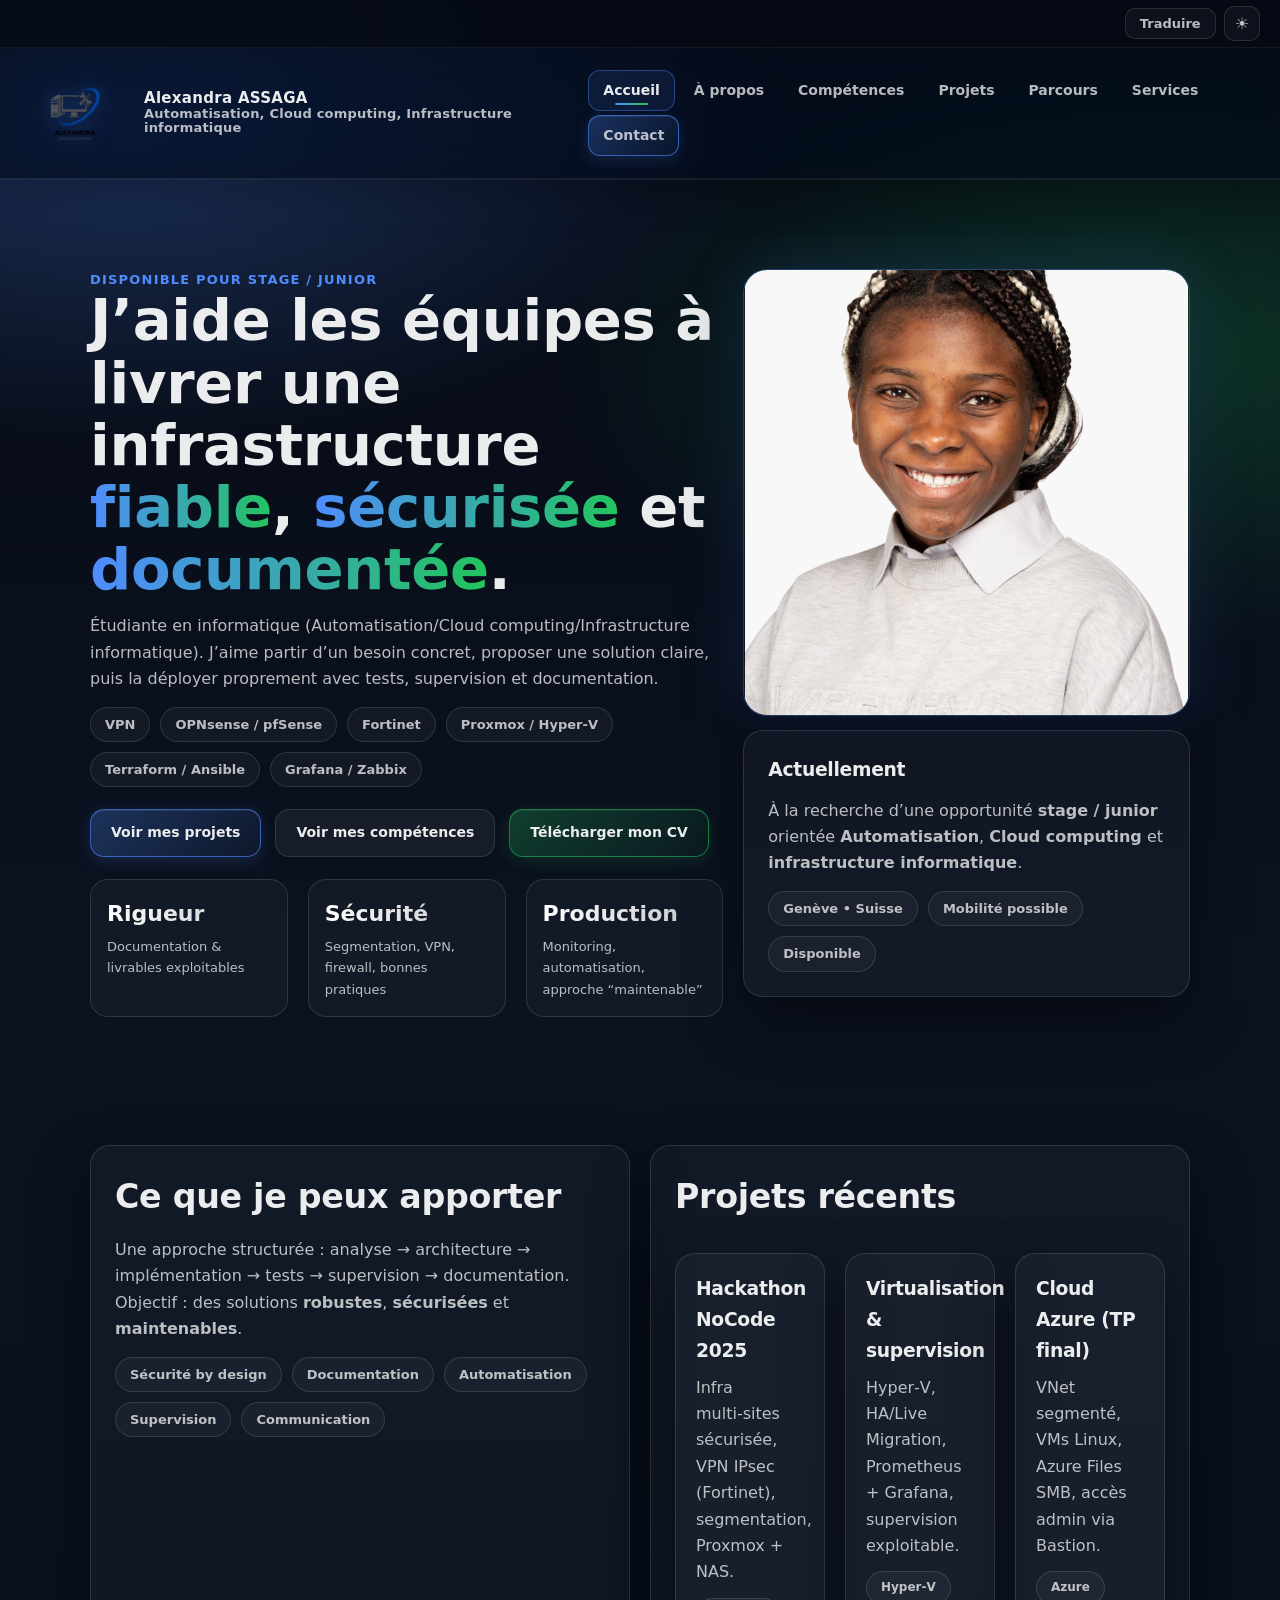
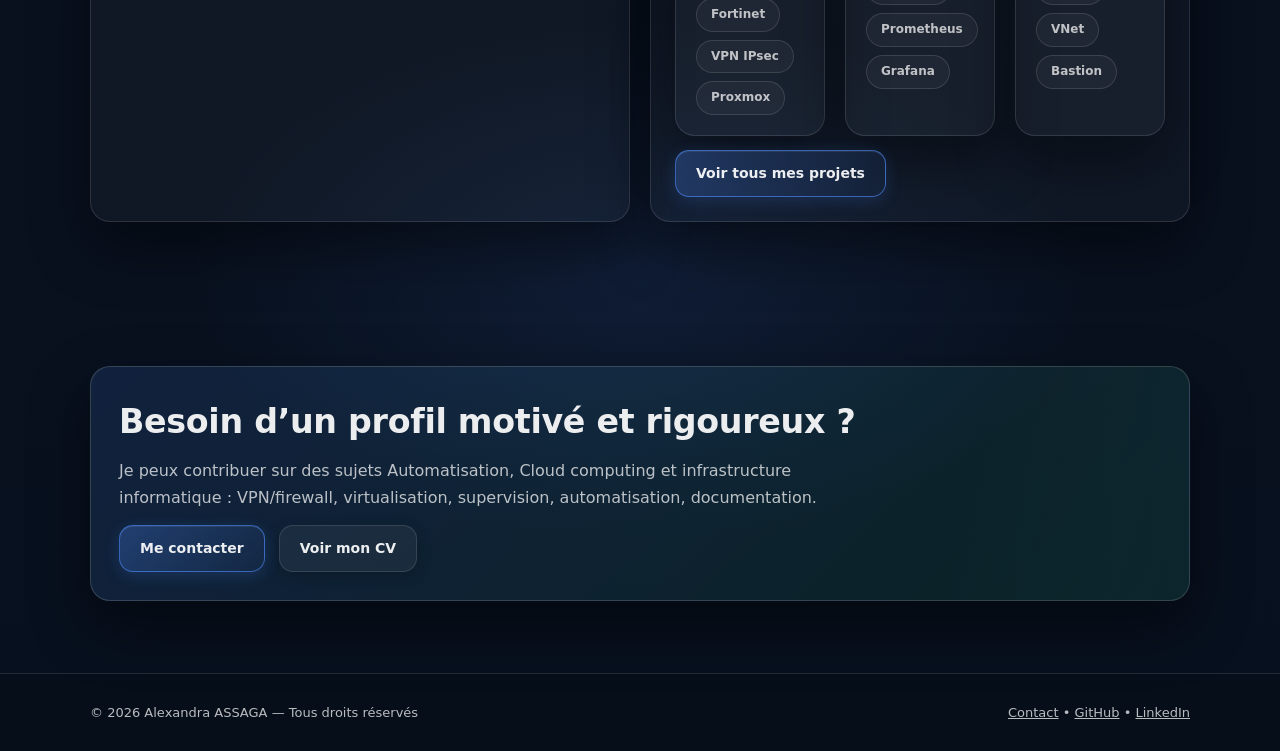
<file: index.html>
<!DOCTYPE html>
<html lang="fr">
<head>
  <meta charset="UTF-8" />
  <meta name="viewport" content="width=device-width, initial-scale=1.0" />
  <title>Portfolio — Alexandra ASSAGA</title>
  <meta name="description" content="Portfolio d'Alexandra ASSAGA — Réseau, Cybersécurité, Cloud. Projets, compétences, contact, CV." />
  <link rel="canonical" href="https://aassaga21.github.io/Mon_porfolio/" />
  <meta http-equiv="Content-Security-Policy" content="upgrade-insecure-requests" />
  <meta name="referrer" content="strict-origin-when-cross-origin" />
  <link rel="stylesheet" href="css/style.css" />
</head>
<body>

<!-- ── Top bar ── -->
<div class="top-bar">
  <div class="translate-wrap">
    <button class="ctrl-btn" id="translateBtn" aria-label="Changer la langue">Traduire</button>
    <div class="lang-panel" id="langPanel">
      <button class="lang-opt" data-lang="fr">Fran&ccedil;ais (original)</button>
      <button class="lang-opt" data-lang="en">English</button>
      <button class="lang-opt" data-lang="de">Deutsch</button>
      <button class="lang-opt" data-lang="es">Espa&ntilde;ol</button>
      <button class="lang-opt" data-lang="it">Italiano</button>
      <button class="lang-opt" data-lang="pt">Portugu&ecirc;s</button>
      <button class="lang-opt" data-lang="nl">Nederlands</button>
      <button class="lang-opt" data-lang="ar">&#1575;&#1604;&#1593;&#1585;&#1576;&#1610;&#1577;</button>
      <button class="lang-opt" data-lang="zh-CN">&#20013;&#25991;</button>
      <button class="lang-opt" data-lang="ja">&#26085;&#26412;&#35486;</button>
      <button class="lang-opt" data-lang="ru">&#1056;&#1091;&#1089;&#1089;&#1082;&#1080;&#1081;</button>
    </div>
  </div>
  <button class="ctrl-btn theme-btn" id="themeBtn" aria-label="Changer le th&egrave;me"><span id="themeIcon"></span></button>
</div>

<header class="site-header">
  <div class="container nav">
    <a class="brand" href="index.html" aria-label="Retour à l'accueil">
      <img src="assets/images/Logo_Alexandra_ASSAGA.png" alt="Logo Alexandra Assaga" class="site-logo" />
      <div class="brand-text">
        <div class="brand-name">Alexandra ASSAGA</div>
        <div class="small muted">Automatisation, Cloud computing, Infrastructure informatique</div>
      </div>
    </a>

    <nav class="nav-links" aria-label="Navigation principale">
      <a data-nav href="index.html">Accueil</a>
      <a data-nav href="about.html">À propos</a>
      <a data-nav href="skills.html">Compétences</a>
      <a data-nav href="projects.html">Projets</a>
      <a data-nav href="parcours.html">Parcours</a>
      <a data-nav href="services.html">Services</a>
      <a data-nav href="contact.html" class="btn primary">Contact</a>
    </nav>
  </div>
</header>

<main>

  <!-- HERO -->
  <section class="hero">
    <div class="container grid">
      <div class="hero-left">
        <div class="kicker">Disponible pour stage / junior</div>

        <h1 class="hero-title">
          J’aide les équipes à livrer une infrastructure <span class="hl">fiable</span>,
          <span class="hl">sécurisée</span> et <span class="hl">documentée</span>.
        </h1>

        <p class="hero-sub">
          Étudiante en informatique (Automatisation/Cloud computing/Infrastructure informatique). J’aime partir d’un besoin concret,
          proposer une solution claire, puis la déployer proprement avec tests, supervision et documentation.
        </p>

        <div class="badges hero-badges" aria-label="Technologies clés">
          <span class="badge">VPN</span>
          <span class="badge">OPNsense / pfSense</span>
          <span class="badge">Fortinet</span>
          <span class="badge">Proxmox / Hyper‑V</span>
          <span class="badge">Terraform / Ansible</span>
          <span class="badge">Grafana / Zabbix</span>
        </div>

        <div class="hero-cta">
          <a class="btn primary" href="projects.html">Voir mes projets</a>
          <a class="btn" href="skills.html">Voir mes compétences</a>
          <a class="btn success" href="assets/files/CV_Alexandra ASSAGA.pdf" target="_blank" rel="noopener">Télécharger mon CV</a>
        </div>

        <div class="stats" aria-label="Points forts">
          <div class="grid">
            <div class="stat" style="grid-column: span 4">
              <strong>Rigueur</strong>
              <span>Documentation & livrables exploitables</span>
            </div>
            <div class="stat" style="grid-column: span 4">
              <strong>Sécurité</strong>
              <span>Segmentation, VPN, firewall, bonnes pratiques</span>
            </div>
            <div class="stat" style="grid-column: span 4">
              <strong>Production</strong>
              <span>Monitoring, automatisation, approche “maintenable”</span>
            </div>
          </div>
        </div>
      </div>

      <div class="hero-right">
        <div class="card avatar">
          <img src="assets/images/Photo_Alexandra_ASSAGA.png" alt="Photo de Alexandra ASSAGA" loading="lazy" />
        </div>

        <div class="card pad" style="margin-top:14px">
          <h3>Actuellement</h3>
          <p>
            À la recherche d’une opportunité <strong>stage / junior</strong> orientée
            <strong>Automatisation</strong>, <strong>Cloud computing</strong> et <strong>infrastructure informatique</strong>.
          </p>
          <div class="badges">
            <span class="badge">Genève • Suisse</span>
            <span class="badge">Mobilité possible</span>
            <span class="badge">Disponible</span>
          </div>
        </div>
      </div>
    </div>
  </section>

  <!-- VALUE + RECENT PROJECTS -->
  <section class="section">
    <div class="container grid">
      <section class="card pad" style="grid-column: 1 / span 6">
        <h2>Ce que je peux apporter</h2>
        <p>
          Une approche structurée : analyse → architecture → implémentation → tests → supervision → documentation.
          Objectif : des solutions <strong>robustes</strong>, <strong>sécurisées</strong> et <strong>maintenables</strong>.
        </p>

        <div class="badges" style="margin-top:12px">
          <span class="badge">Sécurité by design</span>
          <span class="badge">Documentation</span>
          <span class="badge">Automatisation</span>
          <span class="badge">Supervision</span>
          <span class="badge">Communication</span>
        </div>
      </section>

      <section class="card pad" style="grid-column: 7 / span 6">
        <div class="section-title">
          <h2>Projets récents</h2>
        </div>

        <div class="cards-3">
          <article class="card project-mini" style="background: rgba(255,255,255,.03)">
            <h3>Hackathon NoCode 2025</h3>
            <p>Infra multi‑sites sécurisée, VPN IPsec (Fortinet), segmentation, Proxmox + NAS.</p>
            <div class="meta">
              <span class="badge">Fortinet</span><span class="badge">VPN IPsec</span><span class="badge">Proxmox</span>
            </div>
          </article>

          <article class="card project-mini" style="background: rgba(255,255,255,.03)">
            <h3>Virtualisation & supervision</h3>
            <p>Hyper‑V, HA/Live Migration, Prometheus + Grafana, supervision exploitable.</p>
            <div class="meta">
              <span class="badge">Hyper‑V</span><span class="badge">Prometheus</span><span class="badge">Grafana</span>
            </div>
          </article>

          <article class="card project-mini" style="background: rgba(255,255,255,.03)">
            <h3>Cloud Azure (TP final)</h3>
            <p>VNet segmenté, VMs Linux, Azure Files SMB, accès admin via Bastion.</p>
            <div class="meta">
              <span class="badge">Azure</span><span class="badge">VNet</span><span class="badge">Bastion</span>
            </div>
          </article>
        </div>

        <div class="hero-cta" style="margin-top:14px">
          <a class="btn primary" href="projects.html">Voir tous mes projets</a>
        </div>
      </section>
    </div>
  </section>

  <section class="section">
    <div class="container">
      <div class="card cta-band">
        <h2 style="margin-bottom:8px">Besoin d’un profil motivé et rigoureux ?</h2>
        <p style="margin-bottom:14px">
          Je peux contribuer sur des sujets Automatisation, Cloud computing et infrastructure informatique : VPN/firewall, virtualisation,
          supervision, automatisation, documentation.
        </p>
        <div class="hero-cta" style="margin-top:0">
          <a class="btn primary" href="contact.html">Me contacter</a>
          <a class="btn" href="assets/files/CV_Alexandra ASSAGA.pdf" target="_blank" rel="noopener">Voir mon CV</a>
        </div>
      </div>
    </div>
  </section>

</main>

<footer>
  <div class="container footer-row">
    <div class="small muted">&copy; <span id="year"></span> Alexandra ASSAGA &mdash; Tous droits r&eacute;serv&eacute;s</div>


    <div class="small">
      <a href="contact.html" style="text-decoration:underline">Contact</a> &bull;
      <a href="https://github.com/aassaga21" target="_blank" rel="noopener" style="text-decoration:underline">GitHub</a> &bull;
      <a href="https://www.linkedin.com/in/alexandra-assaga/" target="_blank" rel="noopener" style="text-decoration:underline">LinkedIn</a>
    </div>
  </div>
</footer>

<script src="js/main.js"></script>
<script>
  document.getElementById("year").textContent = new Date().getFullYear();
</script>

<div id="google_translate_element" aria-hidden="true" style="display:none;position:absolute;"></div>
<script>function googleTranslateElementInit(){new google.translate.TranslateElement({pageLanguage:'fr',includedLanguages:'en,de,es,it,pt,nl,ar,zh-CN,ja,ru',autoDisplay:false},'google_translate_element');}</script>
<script src="https://translate.google.com/translate_a/element.js?cb=googleTranslateElementInit" async defer></script>
</body>
</html>
</file>
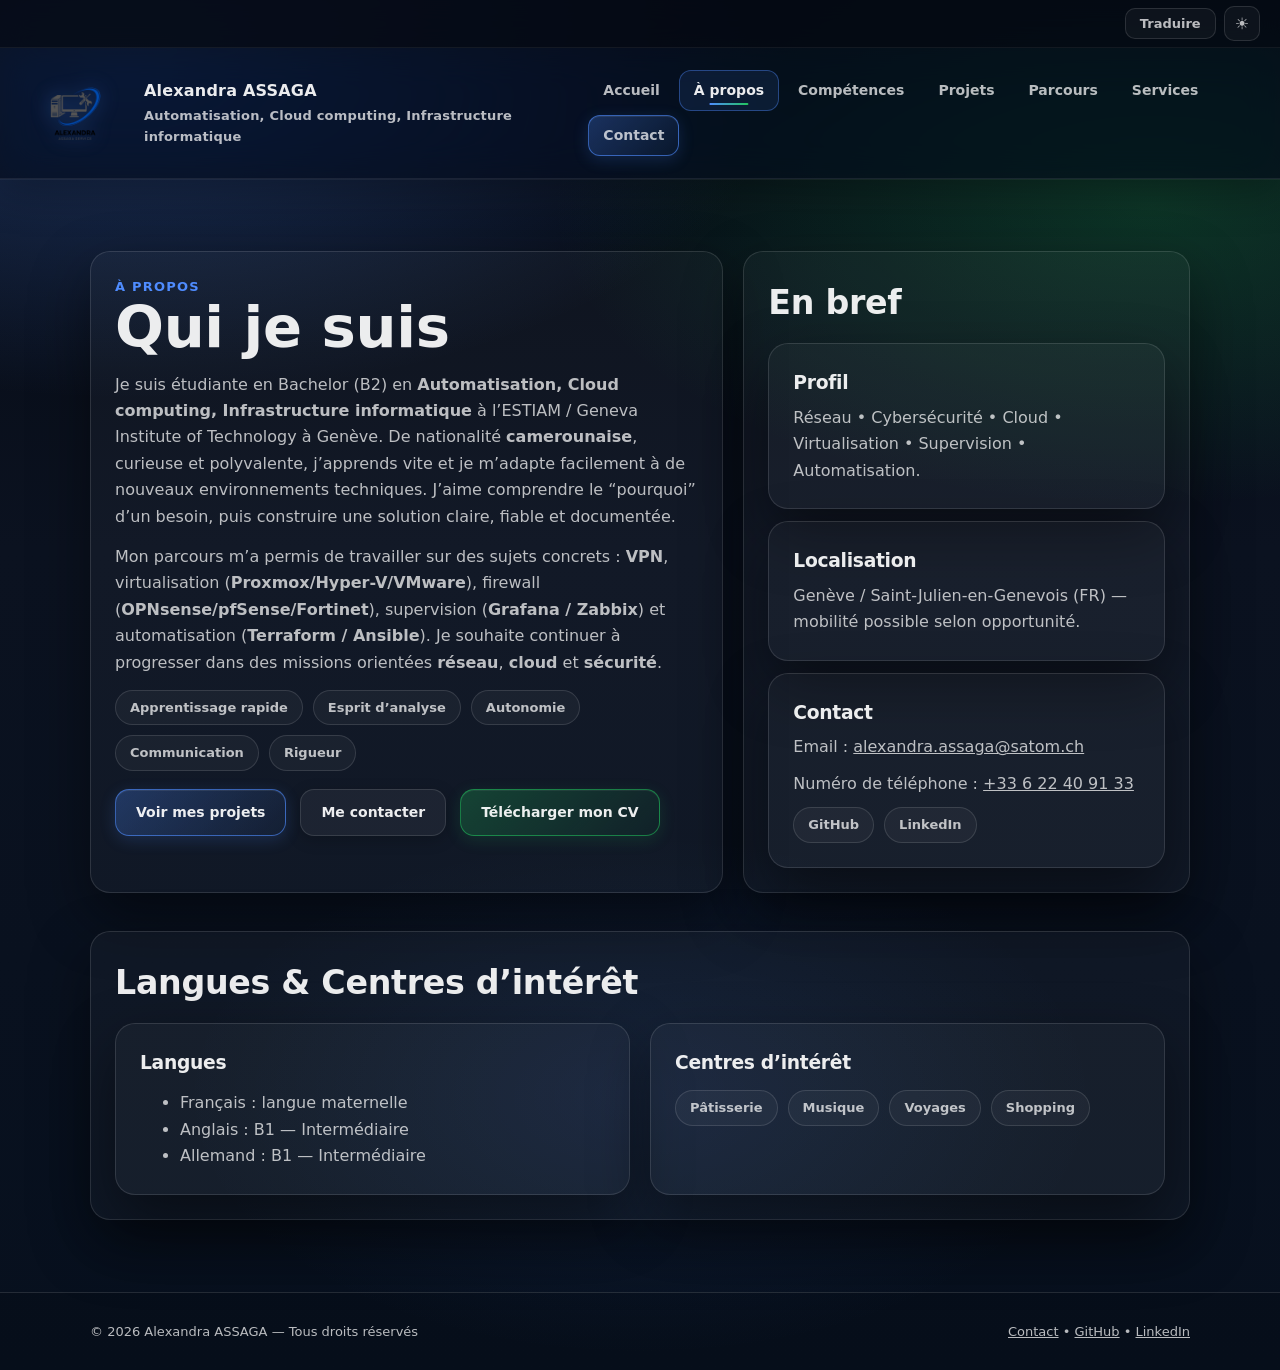
<file: about.html>
<!DOCTYPE html>
<html lang="fr">
<head>
  <meta charset="UTF-8" />
  <meta name="viewport" content="width=device-width, initial-scale=1.0" />
  <title>Portfolio — À propos</title>
  <link rel="canonical" href="https://aassaga21.github.io/Mon_porfolio/about.html" />
  <meta http-equiv="Content-Security-Policy" content="upgrade-insecure-requests" />
  <meta name="referrer" content="strict-origin-when-cross-origin" />
  <link rel="stylesheet" href="css/style.css" />
</head>
<body>

<!-- ── Top bar ── -->
<div class="top-bar">
  <div class="translate-wrap">
    <button class="ctrl-btn" id="translateBtn" aria-label="Changer la langue">Traduire</button>
    <div class="lang-panel" id="langPanel">
      <button class="lang-opt" data-lang="fr">Fran&ccedil;ais (original)</button>
      <button class="lang-opt" data-lang="en">English</button>
      <button class="lang-opt" data-lang="de">Deutsch</button>
      <button class="lang-opt" data-lang="es">Espa&ntilde;ol</button>
      <button class="lang-opt" data-lang="it">Italiano</button>
      <button class="lang-opt" data-lang="pt">Portugu&ecirc;s</button>
      <button class="lang-opt" data-lang="nl">Nederlands</button>
      <button class="lang-opt" data-lang="ar">&#1575;&#1604;&#1593;&#1585;&#1576;&#1610;&#1577;</button>
      <button class="lang-opt" data-lang="zh-CN">&#20013;&#25991;</button>
      <button class="lang-opt" data-lang="ja">&#26085;&#26412;&#35486;</button>
      <button class="lang-opt" data-lang="ru">&#1056;&#1091;&#1089;&#1089;&#1082;&#1080;&#1081;</button>
    </div>
  </div>
  <button class="ctrl-btn theme-btn" id="themeBtn" aria-label="Changer le th&egrave;me"><span id="themeIcon"></span></button>
</div>

<header>
  <div class="container nav">
    <a class="brand" href="index.html">
      <img
        src="assets/images/Logo_Alexandra_ASSAGA.png"
        alt="Logo Alexandra Assaga"
        class="site-logo"
      />
      <div>
        <div style="font-weight:800">Alexandra ASSAGA</div>
        <div class="small muted">Automatisation, Cloud computing, Infrastructure informatique</div>
      </div>
    </a>

    <nav class="nav-links">
      <a data-nav href="index.html">Accueil</a>
      <a data-nav href="about.html">À propos</a>
      <a data-nav href="skills.html">Compétences</a>
      <a data-nav href="projects.html">Projets</a>
      <a data-nav href="parcours.html">Parcours</a>
      <a data-nav href="services.html">Services</a>
      <a data-nav href="contact.html" class="btn primary">Contact</a>
    </nav>
  </div>
</header>

<main class="section">
  <div class="container grid">

    <!-- Colonne gauche : bio + objectifs -->
    <section class="card pad" style="grid-column: 1 / span 7">
      <div class="kicker">À propos</div>
      <h1>Qui je suis</h1>

      <p>
        Je suis étudiante en Bachelor (B2) en <strong>Automatisation, Cloud computing, Infrastructure informatique</strong>
        à l’ESTIAM / Geneva Institute of Technology à Genève.
        De nationalité <strong>camerounaise</strong>, curieuse et polyvalente, j’apprends vite
        et je m’adapte facilement à de nouveaux environnements techniques.
        J’aime comprendre le “pourquoi” d’un besoin, puis construire une solution claire,
        fiable et documentée.
      </p>
      <p>
        Mon parcours m’a permis de travailler sur des sujets concrets : <strong>VPN</strong>, virtualisation (<strong>Proxmox/Hyper-V/VMware</strong>),
        firewall (<strong>OPNsense/pfSense/Fortinet</strong>), supervision (<strong>Grafana / Zabbix</strong>) et automatisation (<strong>Terraform / Ansible</strong>).
        Je souhaite continuer à progresser dans des missions orientées <strong>réseau</strong>, <strong>cloud</strong> et <strong>sécurité</strong>.
      </p>

      <div class="badges" style="margin-top:14px">
        <span class="badge">Apprentissage rapide</span>
        <span class="badge">Esprit d’analyse</span>
        <span class="badge">Autonomie</span>
        <span class="badge">Communication</span>
        <span class="badge">Rigueur</span>
      </div>

      <div class="hero-cta" style="margin-top:18px">
        <a class="btn primary" href="projects.html">Voir mes projets</a>
        <a class="btn" href="contact.html">Me contacter</a>
        <a class="btn success" href="assets/files/CV_Alexandra ASSAGA.pdf" target="_blank" rel="noopener">Télécharger mon CV</a>
      </div>
    </section>

    <!-- Colonne droite : résumé + contact -->
    <aside class="card pad" style="grid-column: 8 / span 5">
      <h2>En bref</h2>

      <div class="card pad" style="background: rgba(255,255,255,.03); margin-top:12px">
        <h3 style="margin-bottom:6px">Profil</h3>
        <p style="margin-bottom:0">
          Réseau • Cybersécurité • Cloud • Virtualisation • Supervision • Automatisation.
        </p>
      </div>

      <div class="card pad" style="background: rgba(255,255,255,.03); margin-top:12px">
        <h3 style="margin-bottom:6px">Localisation</h3>
        <p style="margin-bottom:0">Genève / Saint-Julien-en-Genevois (FR) — mobilité possible selon opportunité.</p>
      </div>

      <div class="card pad" style="background: rgba(255,255,255,.03); margin-top:12px">
        <h3 style="margin-bottom:6px">Contact</h3>
        <p style="margin-bottom:10px">
          Email :
          <a href="mailto:alexandra.assaga@satom.ch" style="text-decoration:underline">alexandra.assaga@satom.ch</a>
        </p>
        <p style="margin-bottom:10px">
          Numéro de téléphone :
          <a href="tel:+33622409133" style="text-decoration:underline">+33 6 22 40 91 33</a>
        </p>
        <div class="badges">
          <a class="badge" href="https://github.com/aassaga" target="_blank" rel="noopener">GitHub</a>
          <a class="badge" href="https://www.linkedin.com/in/alexandra-assaga/" target="_blank" rel="noopener">LinkedIn</a>
        </div>
      </div>
    </aside>

    <!-- (On a retiré ici Expérience & Projets académiques — déplacé dans projects.html en carrousel) -->

    <!-- Centres d’intérêt + Langues (tu peux garder cette section si tu veux) -->
    <section class="card pad" style="grid-column: 1 / -1; margin-top:18px">
      <h2>Langues & Centres d’intérêt</h2>

      <div class="grid" style="margin-top:12px">
        <div class="card pad" style="grid-column: span 6; background: rgba(255,255,255,.03)">
          <h3>Langues</h3>
          <ul style="margin:10px 0 0; color: var(--muted)">
            <li>Français : langue maternelle</li>
            <li>Anglais : B1 — Intermédiaire</li>
            <li>Allemand : B1 — Intermédiaire</li>
          </ul>
        </div>

        <div class="card pad" style="grid-column: span 6; background: rgba(255,255,255,.03)">
          <h3>Centres d’intérêt</h3>
          <div class="badges" style="margin-top:10px">
            <span class="badge">Pâtisserie</span>
            <span class="badge">Musique</span>
            <span class="badge">Voyages</span>
            <span class="badge">Shopping</span>
          </div>
        </div>
      </div>
    </section>

  </div>
</main>

<footer>
  <div class="container footer-row">
    <div class="small muted">&copy; <span id="year"></span> Alexandra ASSAGA &mdash; Tous droits r&eacute;serv&eacute;s</div>


    <div class="small">
      <a href="contact.html" style="text-decoration:underline">Contact</a> &bull;
      <a href="https://github.com/aassaga21" target="_blank" rel="noopener" style="text-decoration:underline">GitHub</a> &bull;
      <a href="https://www.linkedin.com/in/alexandra-assaga/" target="_blank" rel="noopener" style="text-decoration:underline">LinkedIn</a>
    </div>
  </div>
</footer>

<script src="js/main.js"></script>
<script>
  document.getElementById("year").textContent = new Date().getFullYear();
</script>

<div id="google_translate_element" aria-hidden="true" style="display:none;position:absolute;"></div>
<script>function googleTranslateElementInit(){new google.translate.TranslateElement({pageLanguage:'fr',includedLanguages:'en,de,es,it,pt,nl,ar,zh-CN,ja,ru',autoDisplay:false},'google_translate_element');}</script>
<script src="https://translate.google.com/translate_a/element.js?cb=googleTranslateElementInit" async defer></script>
</body>
</html>
</file>
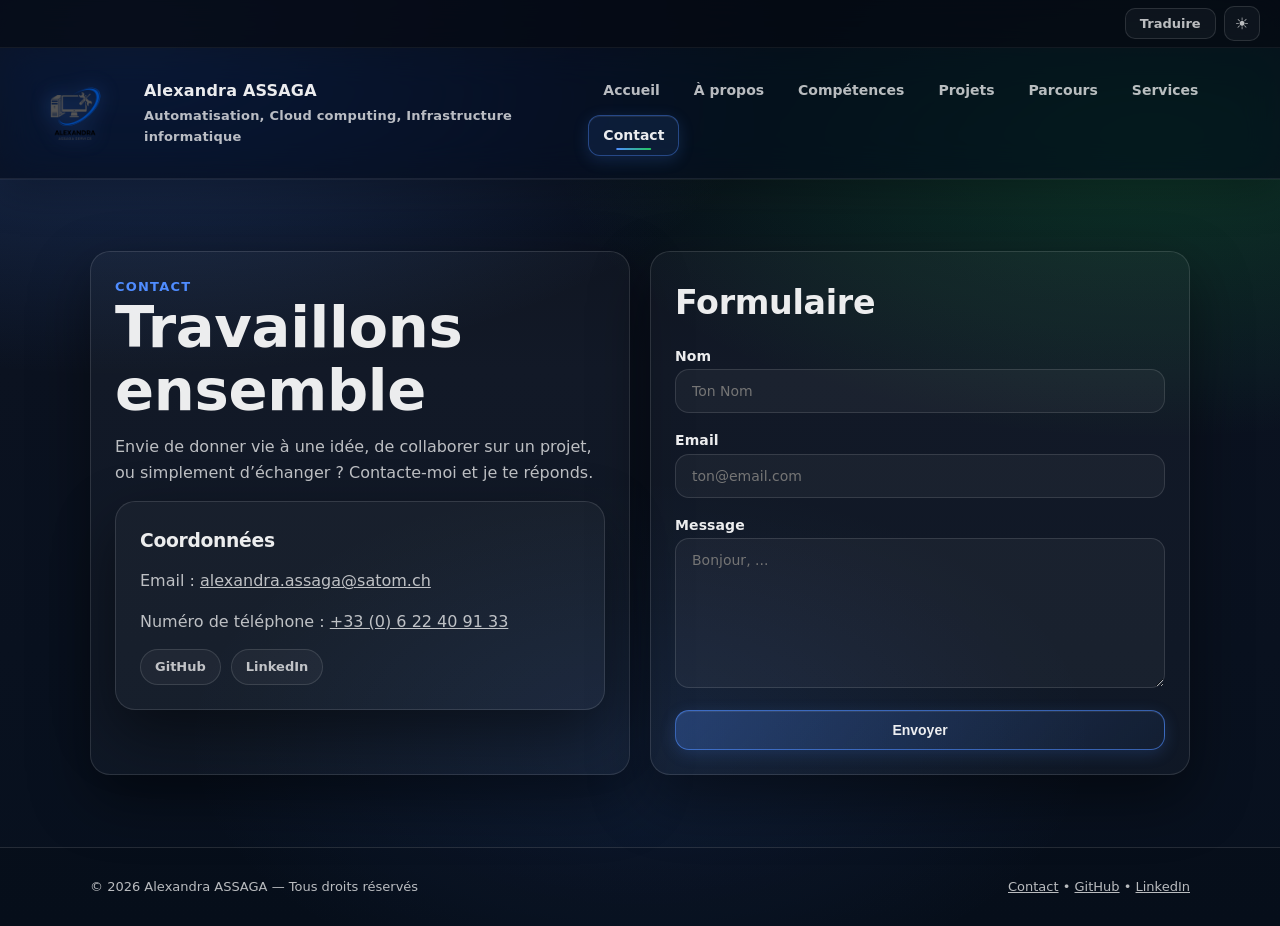
<file: contact.html>
<!DOCTYPE html>
<html lang="fr">
<head>
  <meta charset="UTF-8" />
  <meta name="viewport" content="width=device-width, initial-scale=1.0" />
  <title>Portfolio — Contact</title>
  <link rel="canonical" href="https://aassaga21.github.io/Mon_porfolio/contact.html" />
  <meta http-equiv="Content-Security-Policy" content="upgrade-insecure-requests" />
  <meta name="referrer" content="strict-origin-when-cross-origin" />
  <link rel="stylesheet" href="css/style.css" />
</head>
<body>

<!-- ── Top bar ── -->
<div class="top-bar">
  <div class="translate-wrap">
    <button class="ctrl-btn" id="translateBtn" aria-label="Changer la langue">Traduire</button>
    <div class="lang-panel" id="langPanel">
      <button class="lang-opt" data-lang="fr">Fran&ccedil;ais (original)</button>
      <button class="lang-opt" data-lang="en">English</button>
      <button class="lang-opt" data-lang="de">Deutsch</button>
      <button class="lang-opt" data-lang="es">Espa&ntilde;ol</button>
      <button class="lang-opt" data-lang="it">Italiano</button>
      <button class="lang-opt" data-lang="pt">Portugu&ecirc;s</button>
      <button class="lang-opt" data-lang="nl">Nederlands</button>
      <button class="lang-opt" data-lang="ar">&#1575;&#1604;&#1593;&#1585;&#1576;&#1610;&#1577;</button>
      <button class="lang-opt" data-lang="zh-CN">&#20013;&#25991;</button>
      <button class="lang-opt" data-lang="ja">&#26085;&#26412;&#35486;</button>
      <button class="lang-opt" data-lang="ru">&#1056;&#1091;&#1089;&#1089;&#1082;&#1080;&#1081;</button>
    </div>
  </div>
  <button class="ctrl-btn theme-btn" id="themeBtn" aria-label="Changer le th&egrave;me"><span id="themeIcon"></span></button>
</div>

<header>
  <div class="container nav">
    <a class="brand" href="index.html">
      <img
        src="assets/images/Logo_Alexandra_ASSAGA.png"
        alt="Logo Alexandra Assaga"
        class="site-logo"
      />
      <div>
        <div style="font-weight:800">Alexandra ASSAGA</div>
        <div class="small muted">Automatisation, Cloud computing, Infrastructure informatique</div>
      </div>
    </a>

    <nav class="nav-links">
      <a data-nav href="index.html">Accueil</a>
      <a data-nav href="about.html">À propos</a>
      <a data-nav href="skills.html">Compétences</a>
      <a data-nav href="projects.html">Projets</a>
      <a data-nav href="parcours.html">Parcours</a>
      <a data-nav href="services.html">Services</a>
      <a data-nav href="contact.html" class="btn primary">Contact</a>
    </nav>
  </div>
</header>

<main class="section">
  <div class="container grid">
    <div class="card pad" style="grid-column: 1 / span 6">
      <div class="kicker">Contact</div>
      <h1>Travaillons ensemble</h1>
      <p>
        Envie de donner vie à une idée, de collaborer sur un projet, ou simplement d’échanger ?
        Contacte-moi et je te réponds.
      </p>

      <div class="card pad" style="background: rgba(255,255,255,.03)">
        <h3>Coordonnées</h3>
        <p>
          Email :
          <a href="mailto:alexandra.assaga@satom.ch" style="text-decoration:underline">alexandra.assaga@satom.ch</a>
        </p>
        <p>
          Numéro de téléphone :
          <a href="tel:+33 (0) 6 22 40 91 33" style="text-decoration:underline">+33 (0) 6 22 40 91 33</a>
        </p>
        <div class="badges">
          <a class="badge" href="https://github.com/aassaga21" target="_blank" rel="noopener">GitHub</a>
          <a class="badge" href="www.linkedin.com/in/alexandra-assaga" target="_blank" rel="noopener">LinkedIn</a>
        </div>
      </div>
    </div>

    <div class="card pad" style="grid-column: 7 / span 6">
      <h2>Formulaire</h2>
      

      <form onsubmit="sendMail(event)">
        <div>
          <label for="name">Nom</label>
          <input id="name" name="name" type="text" placeholder="Ton Nom" required />
        </div>
        <div>
          <label for="email">Email</label>
          <input id="email" name="email" type="email" placeholder="ton@email.com" required />
        </div>
        <div>
          <label for="message">Message</label>
          <textarea id="message" name="message" placeholder="Bonjour, ..." required></textarea>
        </div>

        <button class="btn primary" type="submit">Envoyer</button>
      </form>

    </div>
  </div>
</main>

<footer>
  <div class="container footer-row">
    <div class="small muted">&copy; <span id="year"></span> Alexandra ASSAGA &mdash; Tous droits r&eacute;serv&eacute;s</div>


    <div class="small">
      <a href="contact.html" style="text-decoration:underline">Contact</a> &bull;
      <a href="https://github.com/aassaga21" target="_blank" rel="noopener" style="text-decoration:underline">GitHub</a> &bull;
      <a href="https://www.linkedin.com/in/alexandra-assaga/" target="_blank" rel="noopener" style="text-decoration:underline">LinkedIn</a>
    </div>
  </div>
</footer>

<script src="js/main.js"></script>
<script>
  document.getElementById("year").textContent = new Date().getFullYear();
</script>
<div id="google_translate_element" aria-hidden="true" style="display:none;position:absolute;"></div>
<script>function googleTranslateElementInit(){new google.translate.TranslateElement({pageLanguage:'fr',includedLanguages:'en,de,es,it,pt,nl,ar,zh-CN,ja,ru',autoDisplay:false},'google_translate_element');}</script>
<script src="https://translate.google.com/translate_a/element.js?cb=googleTranslateElementInit" async defer></script>
</body>
</html>
</file>
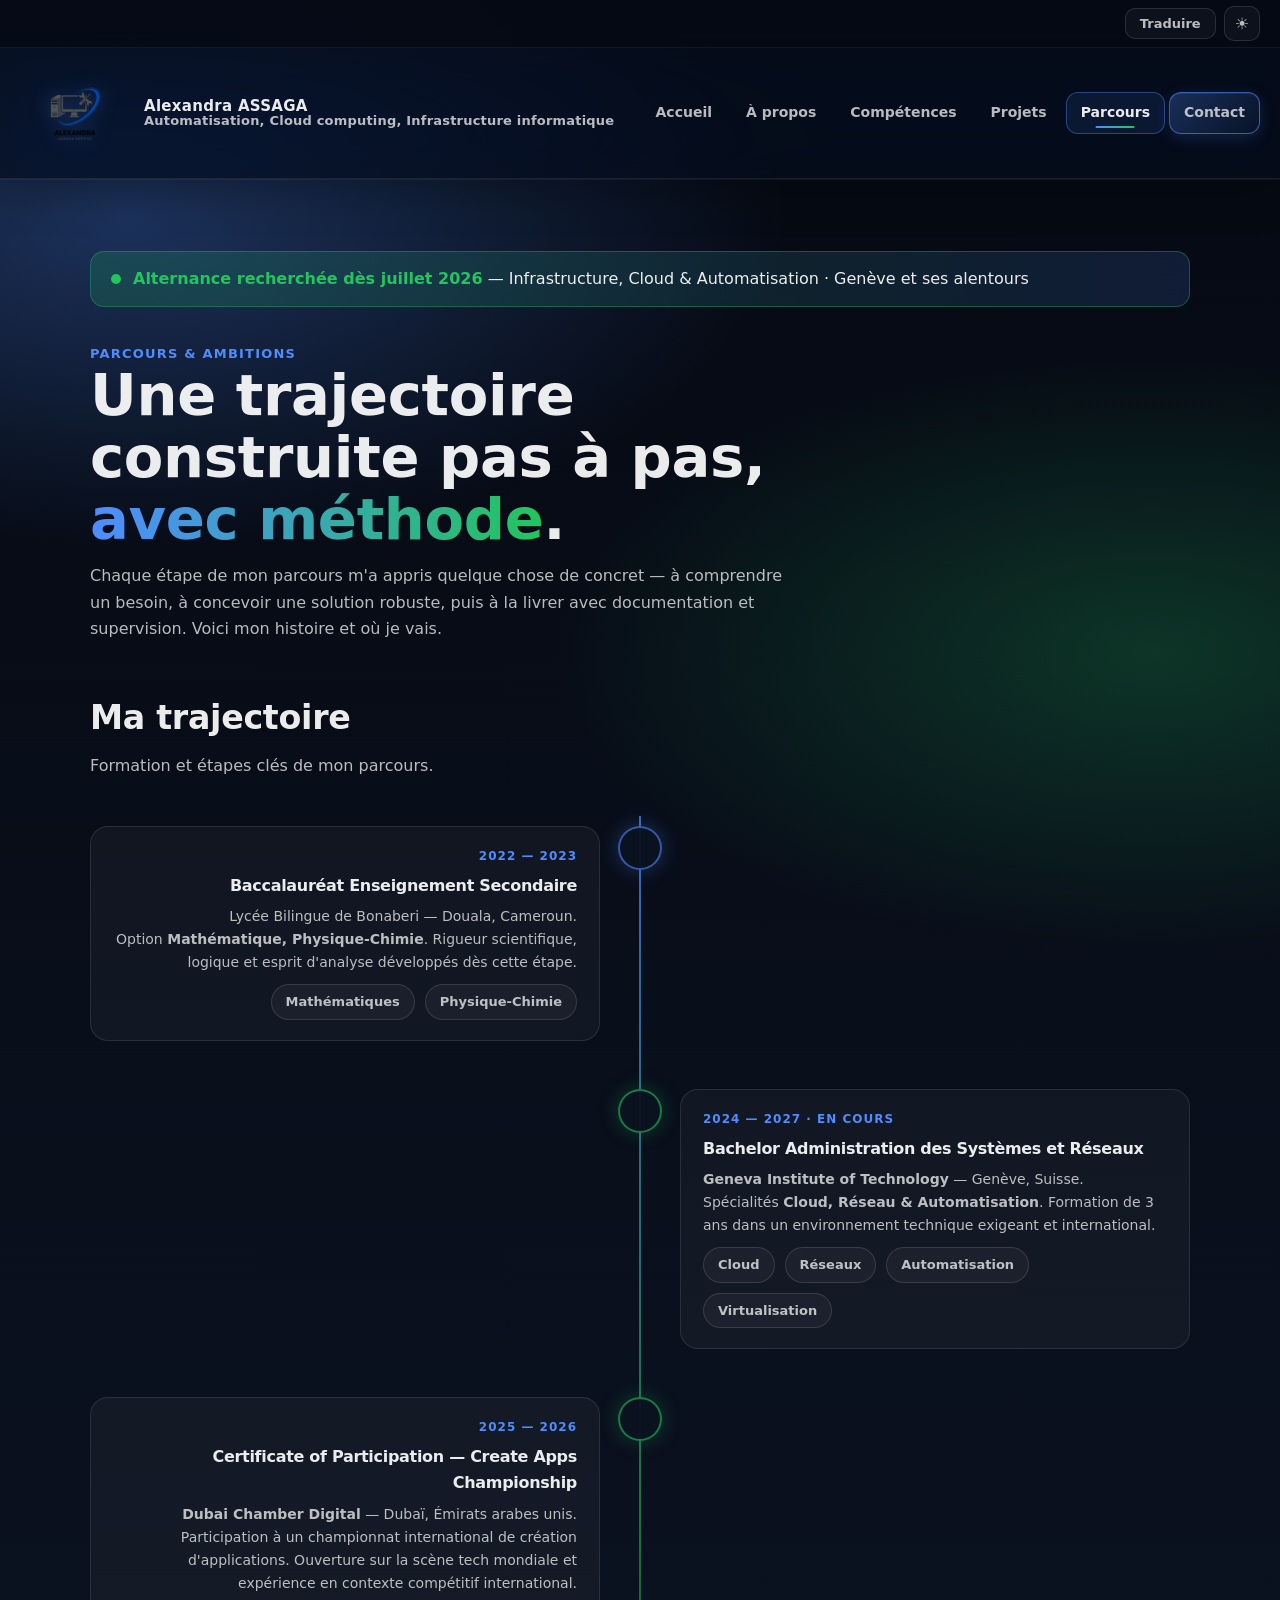
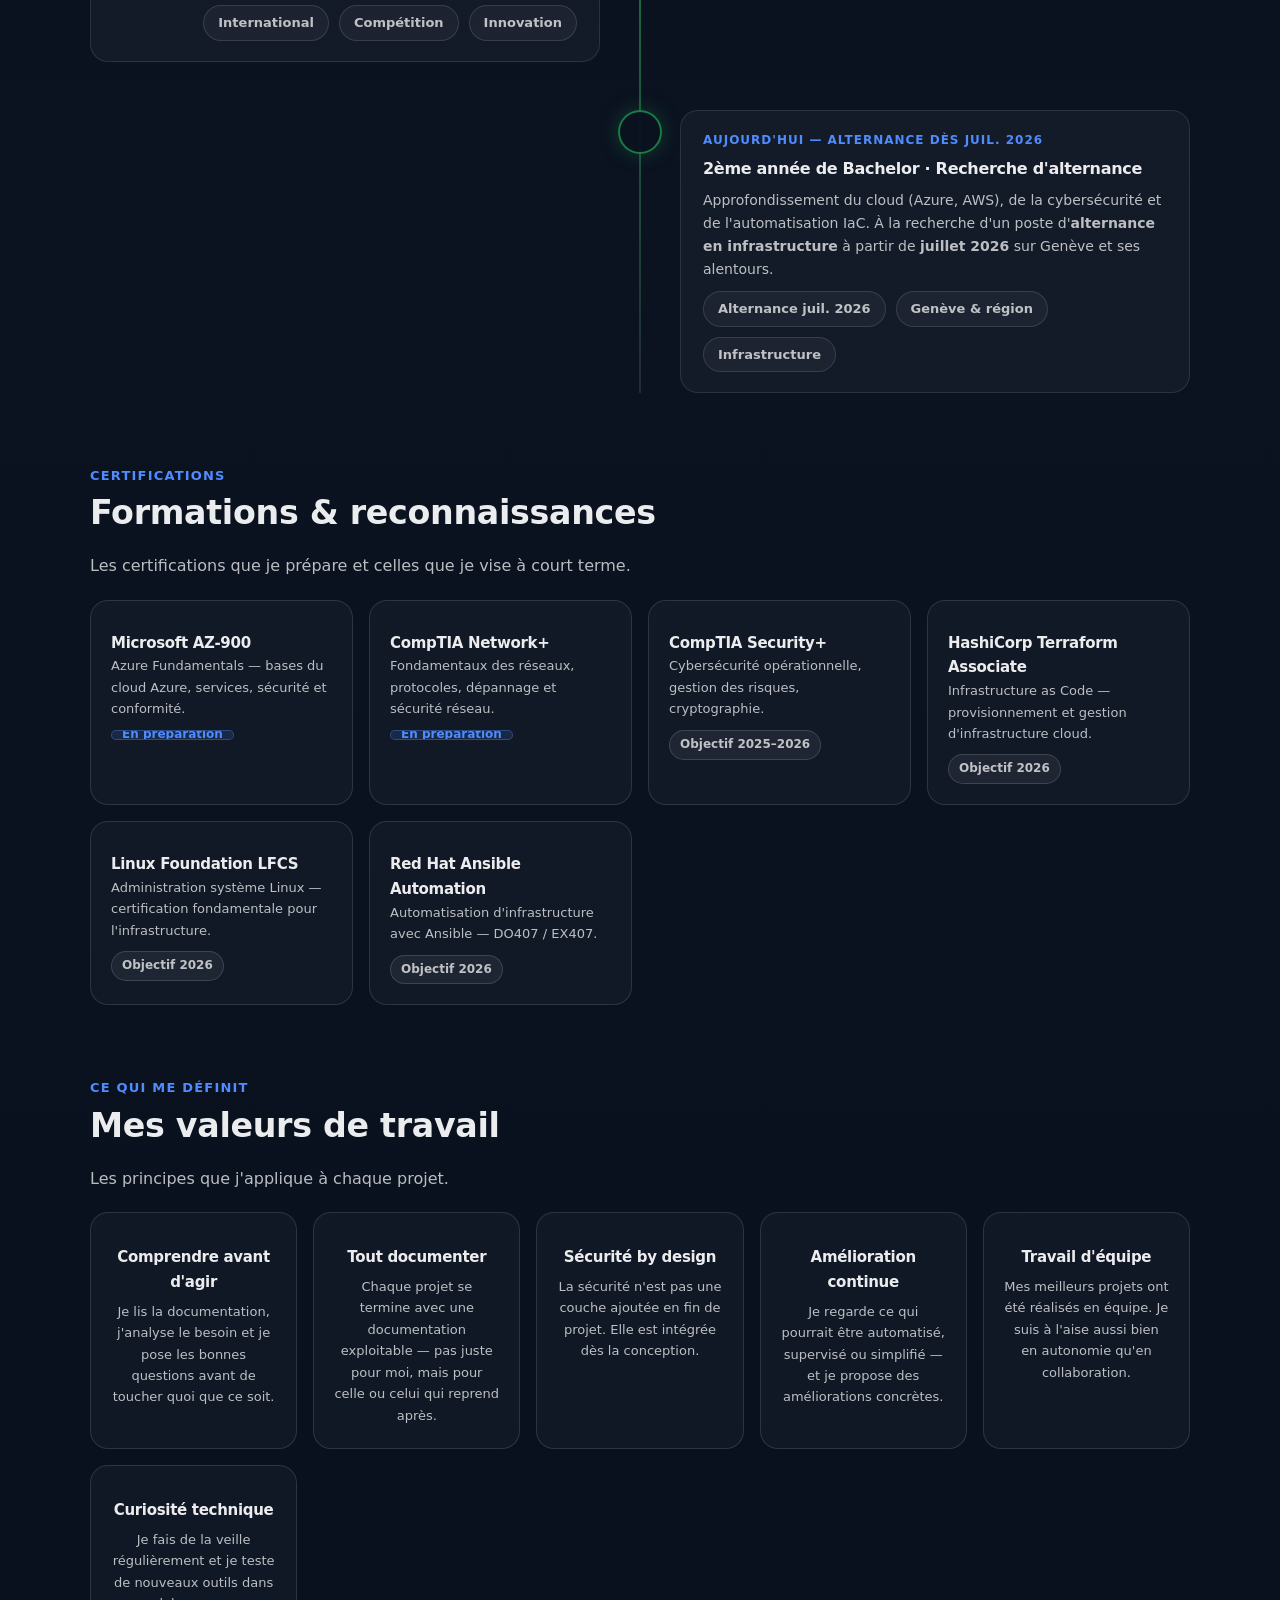
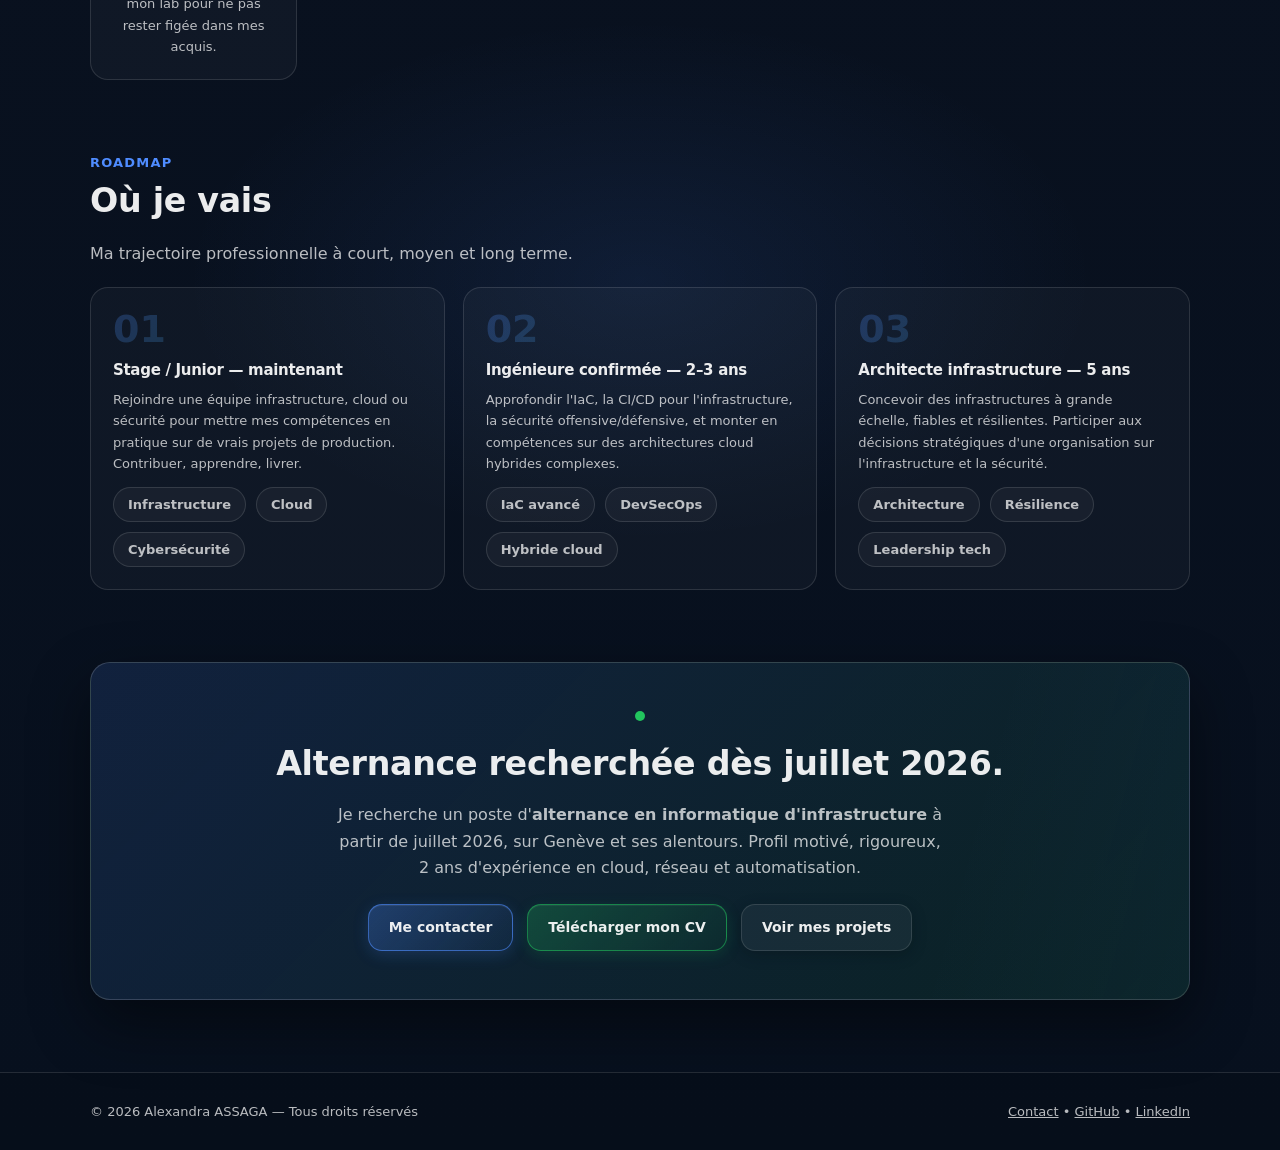
<file: parcours.html>
<!DOCTYPE html>
<html lang="fr">
<head>
  <meta charset="UTF-8" />
  <meta name="viewport" content="width=device-width, initial-scale=1.0" />
  <title>Portfolio — Parcours & Ambitions</title>
  <meta name="description" content="Parcours, formation, certifications et ambitions d'Alexandra ASSAGA — Infrastructure, Cloud, Cybersécurité." />
  <link rel="canonical" href="https://aassaga21.github.io/Mon_porfolio/parcours.html" />
  <meta http-equiv="Content-Security-Policy" content="upgrade-insecure-requests" />
  <meta name="referrer" content="strict-origin-when-cross-origin" />
  <link rel="stylesheet" href="css/style.css" />
  <style>
    /* ── Disponibilité banner ── */
    .avail-banner{
      background: linear-gradient(90deg, rgba(34,197,94,.18), rgba(79,140,255,.14));
      border: 1px solid rgba(34,197,94,.35);
      border-radius: 14px;
      padding: 14px 20px;
      display: flex;
      align-items: center;
      gap: 12px;
      margin-bottom: 36px;
      animation: fadeUp .5s ease both;
    }
    .avail-dot{
      width: 10px; height: 10px;
      border-radius: 50%;
      background: #22c55e;
      flex-shrink: 0;
      box-shadow: 0 0 0 0 rgba(34,197,94,.5);
      animation: pulse-ring 2s infinite;
    }
    .avail-banner strong{ color: #22c55e; }

    /* ── Timeline ── */
    .timeline{
      position: relative;
      padding: 10px 0 0;
    }
    .timeline::before{
      content: '';
      position: absolute;
      left: 50%;
      top: 0; bottom: 0;
      width: 2px;
      background: linear-gradient(180deg,
        rgba(79,140,255,.70),
        rgba(34,197,94,.55) 60%,
        rgba(255,255,255,.10));
      transform: translateX(-50%);
    }

    .tl-item{
      display: grid;
      grid-template-columns: 1fr 60px 1fr;
      gap: 0 10px;
      margin-bottom: 48px;
      opacity: 0;
      transform: translateY(22px);
      transition: opacity .55s ease, transform .55s ease;
    }
    .tl-item.visible{ opacity:1; transform:translateY(0); }

    /* Côté gauche */
    .tl-item:nth-child(odd) .tl-card  { grid-column: 1; text-align: right; }
    .tl-item:nth-child(odd) .tl-spacer{ grid-column: 2; }
    .tl-item:nth-child(odd) .tl-empty { grid-column: 3; }

    /* Côté droit */
    .tl-item:nth-child(even) .tl-empty { grid-column: 1; }
    .tl-item:nth-child(even) .tl-spacer{ grid-column: 2; }
    .tl-item:nth-child(even) .tl-card  { grid-column: 3; text-align: left; }

    .tl-spacer{
      display: flex;
      flex-direction: column;
      align-items: center;
      gap: 6px;
    }
    .tl-icon{
      width: 44px; height: 44px;
      border-radius: 50%;
      border: 2px solid rgba(79,140,255,.60);
      background: rgba(11,18,32,.95);
      display: flex;
      align-items: center;
      justify-content: center;
      font-size: 20px;
      flex-shrink: 0;
      box-shadow: 0 0 20px rgba(79,140,255,.30);
      z-index: 1;
    }
    .tl-icon.green{
      border-color: rgba(34,197,94,.60);
      box-shadow: 0 0 20px rgba(34,197,94,.25);
    }

    .tl-card{
      background: rgba(255,255,255,.04);
      border: 1px solid rgba(255,255,255,.10);
      border-radius: 18px;
      padding: 20px 22px;
      transition: border-color .22s ease, box-shadow .22s ease, transform .22s ease, background .22s ease;
      cursor: default;
    }
    .tl-card:hover{
      border-color: rgba(79,140,255,.40);
      box-shadow: 0 0 28px rgba(79,140,255,.18);
      transform: translateY(-3px);
      background: rgba(255,255,255,.06);
    }
    .tl-date{
      font-size: 12px;
      font-weight: 700;
      letter-spacing: 1px;
      text-transform: uppercase;
      color: var(--brand);
      margin-bottom: 6px;
    }
    .tl-card h3{ margin: 0 0 6px; font-size: 16px; }
    .tl-card p { margin: 0 0 10px; font-size: 14px; color: var(--muted); }

    /* ── Certifications ── */
    .cert-grid{
      display: grid;
      grid-template-columns: repeat(auto-fill, minmax(220px, 1fr));
      gap: 16px;
      margin-top: 20px;
    }
    .cert-card{
      border: 1px solid var(--line);
      border-radius: 18px;
      padding: 20px;
      background: rgba(255,255,255,.03);
      display: flex;
      flex-direction: column;
      gap: 10px;
      transition: border-color .22s, box-shadow .22s, transform .22s, background .22s;
    }
    .cert-card:hover{
      border-color: rgba(79,140,255,.40);
      box-shadow: 0 0 24px rgba(79,140,255,.15);
      transform: translateY(-3px);
      background: rgba(79,140,255,.05);
    }
    .cert-icon{
      font-size: 30px;
      line-height: 1;
    }
    .cert-card h3{ margin: 0; font-size: 15px; }
    .cert-card p { margin: 0; font-size: 13px; color: var(--muted); }
    .cert-status{
      display: inline-flex;
      align-items: center;
      gap: 6px;
      font-size: 12px;
      font-weight: 700;
      padding: 4px 10px;
      border-radius: 999px;
      width: fit-content;
    }
    .cert-status.done{
      background: rgba(34,197,94,.14);
      border: 1px solid rgba(34,197,94,.35);
      color: #22c55e;
    }
    .cert-status.progress{
      background: rgba(79,140,255,.14);
      border: 1px solid rgba(79,140,255,.35);
      color: #4f8cff;
    }
    .cert-status.planned{
      background: rgba(255,255,255,.06);
      border: 1px solid rgba(255,255,255,.14);
      color: var(--muted);
    }

    /* ── Valeurs ── */
    .values-grid{
      display: grid;
      grid-template-columns: repeat(auto-fill, minmax(200px, 1fr));
      gap: 16px;
      margin-top: 20px;
    }
    .value-card{
      border: 1px solid var(--line);
      border-radius: 18px;
      padding: 22px 20px;
      background: rgba(255,255,255,.03);
      text-align: center;
      transition: border-color .22s, box-shadow .22s, transform .22s;
    }
    .value-card:hover{
      border-color: rgba(34,197,94,.35);
      box-shadow: 0 0 24px rgba(34,197,94,.12);
      transform: translateY(-3px);
    }
    .value-icon{ font-size: 36px; margin-bottom: 10px; }
    .value-card h3{ margin: 0 0 6px; font-size: 15px; }
    .value-card p { margin: 0; font-size: 13px; color: var(--muted); }

    /* ── Roadmap ── */
    .roadmap{
      display: grid;
      grid-template-columns: repeat(3, 1fr);
      gap: 18px;
      margin-top: 20px;
      counter-reset: step;
    }
    .road-step{
      border: 1px solid var(--line);
      border-radius: 18px;
      padding: 22px;
      background: rgba(255,255,255,.03);
      position: relative;
      transition: border-color .22s, box-shadow .22s, transform .22s, background .22s;
    }
    .road-step:hover{
      border-color: rgba(79,140,255,.40);
      box-shadow: 0 0 28px rgba(79,140,255,.18);
      transform: translateY(-3px);
      background: rgba(79,140,255,.05);
    }
    .road-step::before{
      counter-increment: step;
      content: "0" counter(step);
      font-size: 38px;
      font-weight: 900;
      background: linear-gradient(135deg, rgba(79,140,255,.25), rgba(34,197,94,.20));
      -webkit-background-clip: text;
      background-clip: text;
      color: transparent;
      display: block;
      line-height: 1;
      margin-bottom: 10px;
    }
    .road-step h3{ margin: 0 0 6px; font-size: 15px; }
    .road-step p { margin: 0; font-size: 13px; color: var(--muted); }

    /* ── Responsive timeline ── */
    @media (max-width: 700px){
      .timeline::before{ left: 22px; }
      .tl-item{
        grid-template-columns: 54px 1fr;
        grid-template-rows: auto;
      }
      .tl-item:nth-child(odd) .tl-card,
      .tl-item:nth-child(even) .tl-card{
        grid-column: 2;
        grid-row: 1;
        text-align: left;
      }
      .tl-item:nth-child(odd) .tl-spacer,
      .tl-item:nth-child(even) .tl-spacer{
        grid-column: 1;
        grid-row: 1;
      }
      .tl-empty{ display: none; }
      .roadmap{ grid-template-columns: 1fr; }
    }
    @media (max-width: 500px){
      .cert-grid{ grid-template-columns: 1fr; }
      .values-grid{ grid-template-columns: 1fr 1fr; }
    }
  </style>
</head>
<body>

<!-- ── Top bar ── -->
<div class="top-bar">
  <div class="translate-wrap">
    <button class="ctrl-btn" id="translateBtn" aria-label="Changer la langue">Traduire</button>
    <div class="lang-panel" id="langPanel">
      <button class="lang-opt" data-lang="fr">Fran&ccedil;ais (original)</button>
      <button class="lang-opt" data-lang="en">English</button>
      <button class="lang-opt" data-lang="de">Deutsch</button>
      <button class="lang-opt" data-lang="es">Espa&ntilde;ol</button>
      <button class="lang-opt" data-lang="it">Italiano</button>
      <button class="lang-opt" data-lang="pt">Portugu&ecirc;s</button>
      <button class="lang-opt" data-lang="nl">Nederlands</button>
      <button class="lang-opt" data-lang="ar">&#1575;&#1604;&#1593;&#1585;&#1576;&#1610;&#1577;</button>
      <button class="lang-opt" data-lang="zh-CN">&#20013;&#25991;</button>
      <button class="lang-opt" data-lang="ja">&#26085;&#26412;&#35486;</button>
      <button class="lang-opt" data-lang="ru">&#1056;&#1091;&#1089;&#1089;&#1082;&#1080;&#1081;</button>
    </div>
  </div>
  <button class="ctrl-btn theme-btn" id="themeBtn" aria-label="Changer le th&egrave;me"><span id="themeIcon"></span></button>
</div>

<header>
  <div class="container nav">
    <a class="brand" href="index.html">
      <img src="assets/images/Logo_Alexandra_ASSAGA.png" alt="Logo Alexandra Assaga" class="site-logo" />
      <div class="brand-text">
        <div class="brand-name">Alexandra ASSAGA</div>
        <div class="small muted">Automatisation, Cloud computing, Infrastructure informatique</div>
      </div>
    </a>
    <nav class="nav-links" aria-label="Navigation principale">
      <a data-nav href="index.html">Accueil</a>
      <a data-nav href="about.html">À propos</a>
      <a data-nav href="skills.html">Compétences</a>
      <a data-nav href="projects.html">Projets</a>
      <a data-nav href="parcours.html">Parcours</a>
      <a data-nav href="contact.html" class="btn primary">Contact</a>
    </nav>
  </div>
</header>

<main class="section">
  <div class="container">

    <!-- ═══ INTRO ═══ -->
    <div class="avail-banner">
      <span class="avail-dot"></span>
      <span><strong>Alternance recherchée dès juillet 2026</strong> — Infrastructure, Cloud &amp; Automatisation · Genève et ses alentours</span>
    </div>

    <div class="kicker">Parcours &amp; Ambitions</div>
    <h1 style="max-width:800px">
      Une trajectoire construite pas à pas, <span class="hl">avec méthode</span>.
    </h1>
    <p style="max-width: 70ch; margin-bottom: 48px;">
      Chaque étape de mon parcours m'a appris quelque chose de concret — à comprendre un besoin,
      à concevoir une solution robuste, puis à la livrer avec documentation et supervision.
      Voici mon histoire et où je vais.
    </p>

    <!-- ═══ TIMELINE ═══ -->
    <h2 style="margin-bottom: 8px;">Ma trajectoire</h2>
    <p style="margin-bottom: 36px; color: var(--muted);">Formation et étapes clés de mon parcours.</p>

    <div class="timeline" id="timeline">

      <div class="tl-item">
        <div class="tl-card">
          <div class="tl-date">2022 — 2023</div>
          <h3>Baccalauréat Enseignement Secondaire</h3>
          <p>Lycée Bilingue de Bonaberi — Douala, Cameroun.<br>Option <strong>Mathématique, Physique‑Chimie</strong>. Rigueur scientifique, logique et esprit d'analyse développés dès cette étape.</p>
          <div class="badges" style="justify-content: flex-end">
            <span class="badge">Mathématiques</span>
            <span class="badge">Physique‑Chimie</span>
          </div>
        </div>
        <div class="tl-spacer">
          <div class="tl-icon"></div>
        </div>
        <div class="tl-empty"></div>
      </div>

      <div class="tl-item">
        <div class="tl-empty"></div>
        <div class="tl-spacer">
          <div class="tl-icon green"></div>
        </div>
        <div class="tl-card">
          <div class="tl-date">2024 — 2027 · En cours</div>
          <h3>Bachelor Administration des Systèmes et Réseaux</h3>
          <p><strong>Geneva Institute of Technology</strong> — Genève, Suisse.<br>Spécialités <strong>Cloud, Réseau &amp; Automatisation</strong>. Formation de 3 ans dans un environnement technique exigeant et international.</p>
          <div class="badges">
            <span class="badge">Cloud</span>
            <span class="badge">Réseaux</span>
            <span class="badge">Automatisation</span>
            <span class="badge">Virtualisation</span>
          </div>
        </div>
      </div>

      <div class="tl-item">
        <div class="tl-card">
          <div class="tl-date">2025 — 2026</div>
          <h3>Certificate of Participation — Create Apps Championship</h3>
          <p><strong>Dubai Chamber Digital</strong> — Dubaï, Émirats arabes unis.<br>Participation à un championnat international de création d'applications. Ouverture sur la scène tech mondiale et expérience en contexte compétitif international.</p>
          <div class="badges" style="justify-content: flex-end">
            <span class="badge">International</span>
            <span class="badge">Compétition</span>
            <span class="badge">Innovation</span>
          </div>
        </div>
        <div class="tl-spacer">
          <div class="tl-icon green"></div>
        </div>
        <div class="tl-empty"></div>
      </div>

      <div class="tl-item">
        <div class="tl-empty"></div>
        <div class="tl-spacer">
          <div class="tl-icon green"></div>
        </div>
        <div class="tl-card">
          <div class="tl-date">Aujourd'hui — Alternance dès juil. 2026</div>
          <h3>2ème année de Bachelor · Recherche d'alternance</h3>
          <p>Approfondissement du cloud (Azure, AWS), de la cybersécurité et de l'automatisation IaC. À la recherche d'un poste d'<strong>alternance en infrastructure</strong> à partir de <strong>juillet 2026</strong> sur Genève et ses alentours.</p>
          <div class="badges">
            <span class="badge">Alternance juil. 2026</span>
            <span class="badge">Genève &amp; région</span>
            <span class="badge">Infrastructure</span>
          </div>
        </div>
      </div>

    </div>
    <!-- /timeline -->


    <!-- ═══ CERTIFICATIONS ═══ -->
    <div style="margin-top: 72px;">
      <div class="kicker">Certifications</div>
      <h2>Formations &amp; reconnaissances</h2>
      <p style="color: var(--muted);">Les certifications que je prépare et celles que je vise à court terme.</p>

      <div class="cert-grid">

        <div class="cert-card">
          <div class="cert-icon"></div>
          <div>
            <h3>Microsoft AZ-900</h3>
            <p>Azure Fundamentals — bases du cloud Azure, services, sécurité et conformité.</p>
          </div>
          <div class="cert-status progress">En préparation</div>
        </div>

        <div class="cert-card">
          <div class="cert-icon"></div>
          <div>
            <h3>CompTIA Network+</h3>
            <p>Fondamentaux des réseaux, protocoles, dépannage et sécurité réseau.</p>
          </div>
          <div class="cert-status progress">En préparation</div>
        </div>

        <div class="cert-card">
          <div class="cert-icon"></div>
          <div>
            <h3>CompTIA Security+</h3>
            <p>Cybersécurité opérationnelle, gestion des risques, cryptographie.</p>
          </div>
          <div class="cert-status planned">Objectif 2025–2026</div>
        </div>

        <div class="cert-card">
          <div class="cert-icon"></div>
          <div>
            <h3>HashiCorp Terraform Associate</h3>
            <p>Infrastructure as Code — provisionnement et gestion d'infrastructure cloud.</p>
          </div>
          <div class="cert-status planned">Objectif 2026</div>
        </div>

        <div class="cert-card">
          <div class="cert-icon"></div>
          <div>
            <h3>Linux Foundation LFCS</h3>
            <p>Administration système Linux — certification fondamentale pour l'infrastructure.</p>
          </div>
          <div class="cert-status planned">Objectif 2026</div>
        </div>

        <div class="cert-card">
          <div class="cert-icon"></div>
          <div>
            <h3>Red Hat Ansible Automation</h3>
            <p>Automatisation d'infrastructure avec Ansible — DO407 / EX407.</p>
          </div>
          <div class="cert-status planned">Objectif 2026</div>
        </div>

      </div>
    </div>


    <!-- ═══ VALEURS ═══ -->
    <div style="margin-top: 72px;">
      <div class="kicker">Ce qui me définit</div>
      <h2>Mes valeurs de travail</h2>
      <p style="color: var(--muted);">Les principes que j'applique à chaque projet.</p>

      <div class="values-grid">
        <div class="value-card">
          <div class="value-icon"></div>
          <h3>Comprendre avant d'agir</h3>
          <p>Je lis la documentation, j'analyse le besoin et je pose les bonnes questions avant de toucher quoi que ce soit.</p>
        </div>
        <div class="value-card">
          <div class="value-icon"></div>
          <h3>Tout documenter</h3>
          <p>Chaque projet se termine avec une documentation exploitable — pas juste pour moi, mais pour celle ou celui qui reprend après.</p>
        </div>
        <div class="value-card">
          <div class="value-icon"></div>
          <h3>Sécurité by design</h3>
          <p>La sécurité n'est pas une couche ajoutée en fin de projet. Elle est intégrée dès la conception.</p>
        </div>
        <div class="value-card">
          <div class="value-icon"></div>
          <h3>Amélioration continue</h3>
          <p>Je regarde ce qui pourrait être automatisé, supervisé ou simplifié — et je propose des améliorations concrètes.</p>
        </div>
        <div class="value-card">
          <div class="value-icon"></div>
          <h3>Travail d'équipe</h3>
          <p>Mes meilleurs projets ont été réalisés en équipe. Je suis à l'aise aussi bien en autonomie qu'en collaboration.</p>
        </div>
        <div class="value-card">
          <div class="value-icon"></div>
          <h3>Curiosité technique</h3>
          <p>Je fais de la veille régulièrement et je teste de nouveaux outils dans mon lab pour ne pas rester figée dans mes acquis.</p>
        </div>
      </div>
    </div>


    <!-- ═══ ROADMAP ═══ -->
    <div style="margin-top: 72px;">
      <div class="kicker">Roadmap</div>
      <h2>Où je vais</h2>
      <p style="color: var(--muted); margin-bottom: 4px;">Ma trajectoire professionnelle à court, moyen et long terme.</p>

      <div class="roadmap">
        <div class="road-step">
          <h3>Stage / Junior — maintenant</h3>
          <p>Rejoindre une équipe infrastructure, cloud ou sécurité pour mettre mes compétences en pratique sur de vrais projets de production. Contribuer, apprendre, livrer.</p>
          <div class="badges" style="margin-top: 12px;">
            <span class="badge">Infrastructure</span>
            <span class="badge">Cloud</span>
            <span class="badge">Cybersécurité</span>
          </div>
        </div>

        <div class="road-step">
          <h3>Ingénieure confirmée — 2–3 ans</h3>
          <p>Approfondir l'IaC, la CI/CD pour l'infrastructure, la sécurité offensive/défensive, et monter en compétences sur des architectures cloud hybrides complexes.</p>
          <div class="badges" style="margin-top: 12px;">
            <span class="badge">IaC avancé</span>
            <span class="badge">DevSecOps</span>
            <span class="badge">Hybride cloud</span>
          </div>
        </div>

        <div class="road-step">
          <h3>Architecte infrastructure — 5 ans</h3>
          <p>Concevoir des infrastructures à grande échelle, fiables et résilientes. Participer aux décisions stratégiques d'une organisation sur l'infrastructure et la sécurité.</p>
          <div class="badges" style="margin-top: 12px;">
            <span class="badge">Architecture</span>
            <span class="badge">Résilience</span>
            <span class="badge">Leadership tech</span>
          </div>
        </div>
      </div>
    </div>


    <!-- ═══ CTA ═══ -->
    <div style="margin-top: 72px;">
      <div class="card cta-band" style="text-align: center; padding: 48px 32px;">
        <div class="avail-dot" style="margin: 0 auto 16px;"></div>
        <h2 style="margin-bottom: 10px;">Alternance recherchée dès juillet 2026.</h2>
        <p style="max-width: 60ch; margin: 0 auto 22px;">
          Je recherche un poste d'<strong>alternance en informatique d'infrastructure</strong>
          à partir de juillet 2026, sur Genève et ses alentours.
          Profil motivé, rigoureux, 2 ans d'expérience en cloud, réseau et automatisation.
        </p>
        <div class="hero-cta" style="justify-content: center; margin-top: 0;">
          <a class="btn primary" href="contact.html">Me contacter</a>
          <a class="btn success" href="assets/files/CV_Alexandra ASSAGA.pdf" target="_blank" rel="noopener">Télécharger mon CV</a>
          <a class="btn" href="projects.html">Voir mes projets</a>
        </div>
      </div>
    </div>

  </div>
</main>

<footer>
  <div class="container footer-row">
    <div class="small muted">&copy; <span id="year"></span> Alexandra ASSAGA &mdash; Tous droits r&eacute;serv&eacute;s</div>


    <div class="small">
      <a href="contact.html" style="text-decoration:underline">Contact</a> &bull;
      <a href="https://github.com/aassaga21" target="_blank" rel="noopener" style="text-decoration:underline">GitHub</a> &bull;
      <a href="https://www.linkedin.com/in/alexandra-assaga/" target="_blank" rel="noopener" style="text-decoration:underline">LinkedIn</a>
    </div>
  </div>
</footer>

<script src="js/main.js"></script>
<script>
  document.getElementById("year").textContent = new Date().getFullYear();

  /* ── Intersection Observer : animate timeline items on scroll ── */
  const items = document.querySelectorAll(".tl-item");
  const observer = new IntersectionObserver((entries) => {
    entries.forEach(e => {
      if(e.isIntersecting){ e.target.classList.add("visible"); observer.unobserve(e.target); }
    });
  }, { threshold: 0.15 });
  items.forEach(el => observer.observe(el));
</script>

<div id="google_translate_element" aria-hidden="true" style="display:none;position:absolute;"></div>
<script>function googleTranslateElementInit(){new google.translate.TranslateElement({pageLanguage:'fr',includedLanguages:'en,de,es,it,pt,nl,ar,zh-CN,ja,ru',autoDisplay:false},'google_translate_element');}</script>
<script src="https://translate.google.com/translate_a/element.js?cb=googleTranslateElementInit" async defer></script>
</body>
</html>
</file>
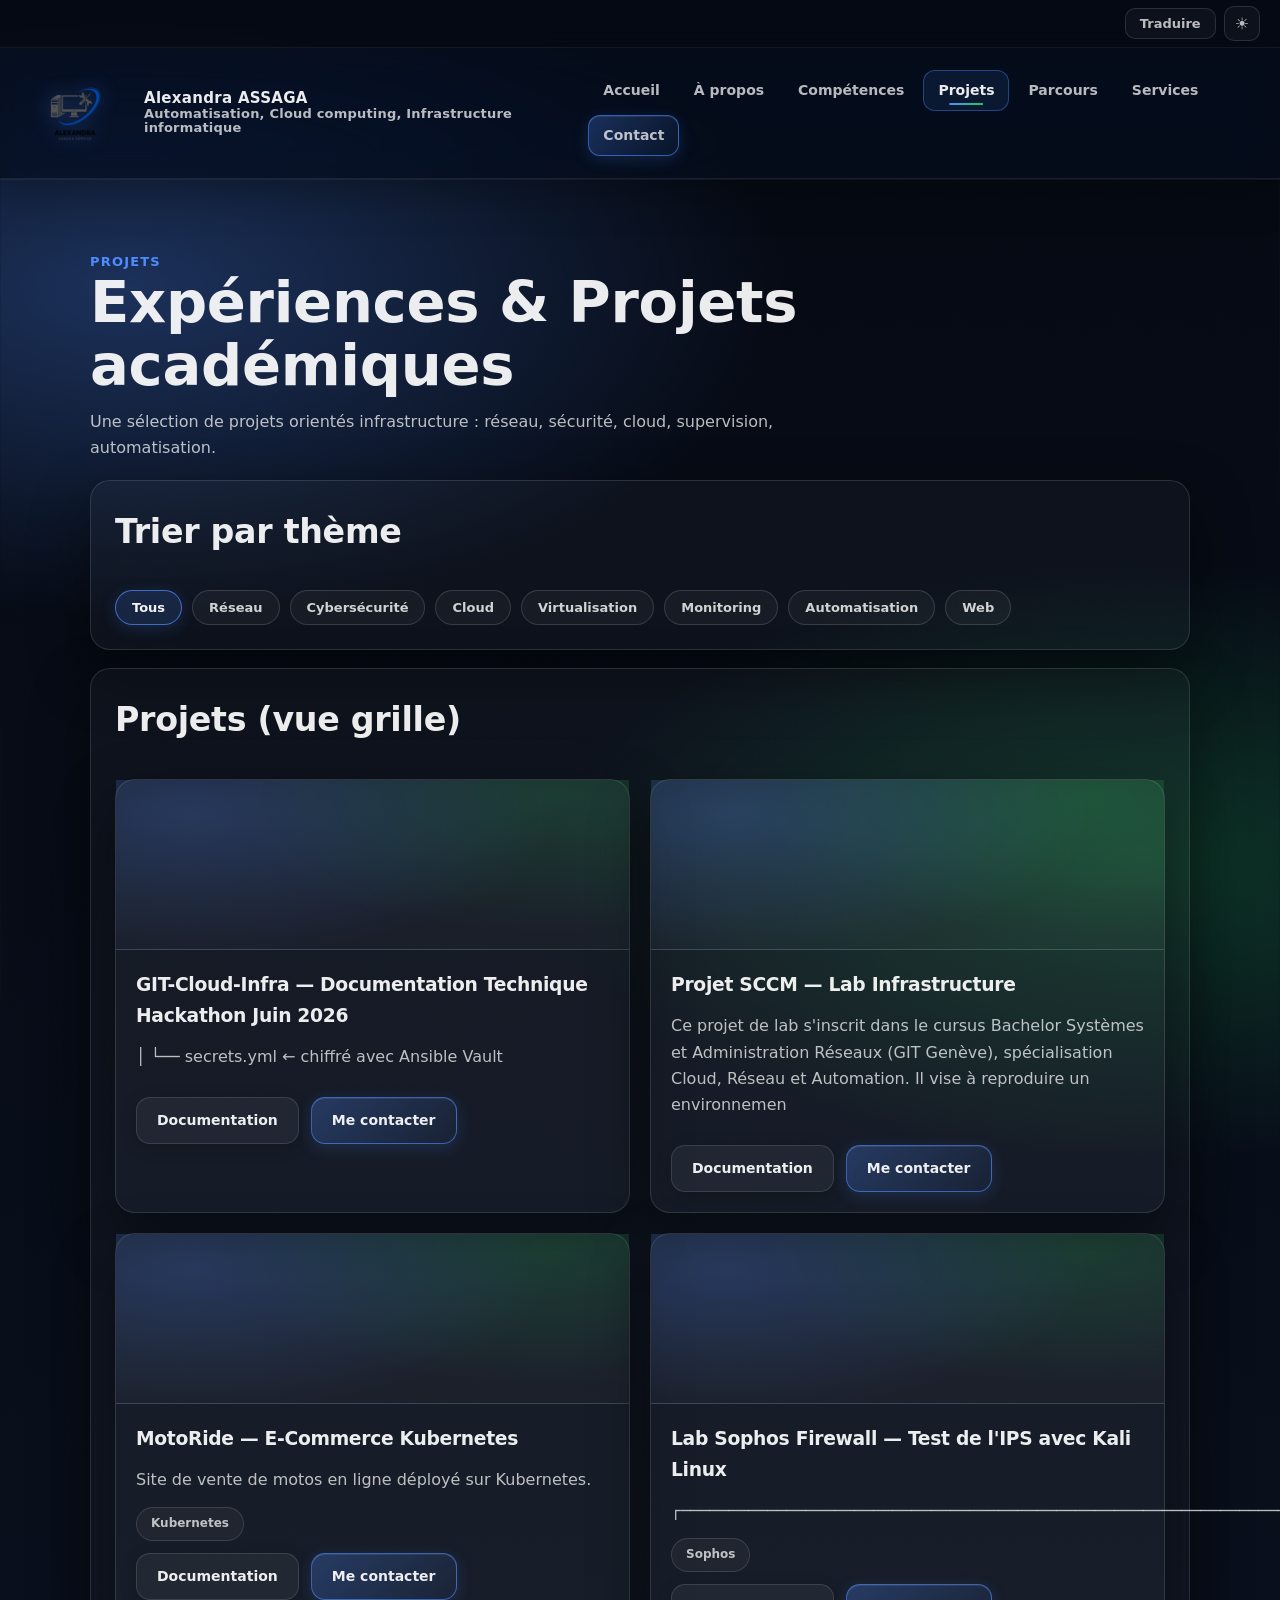
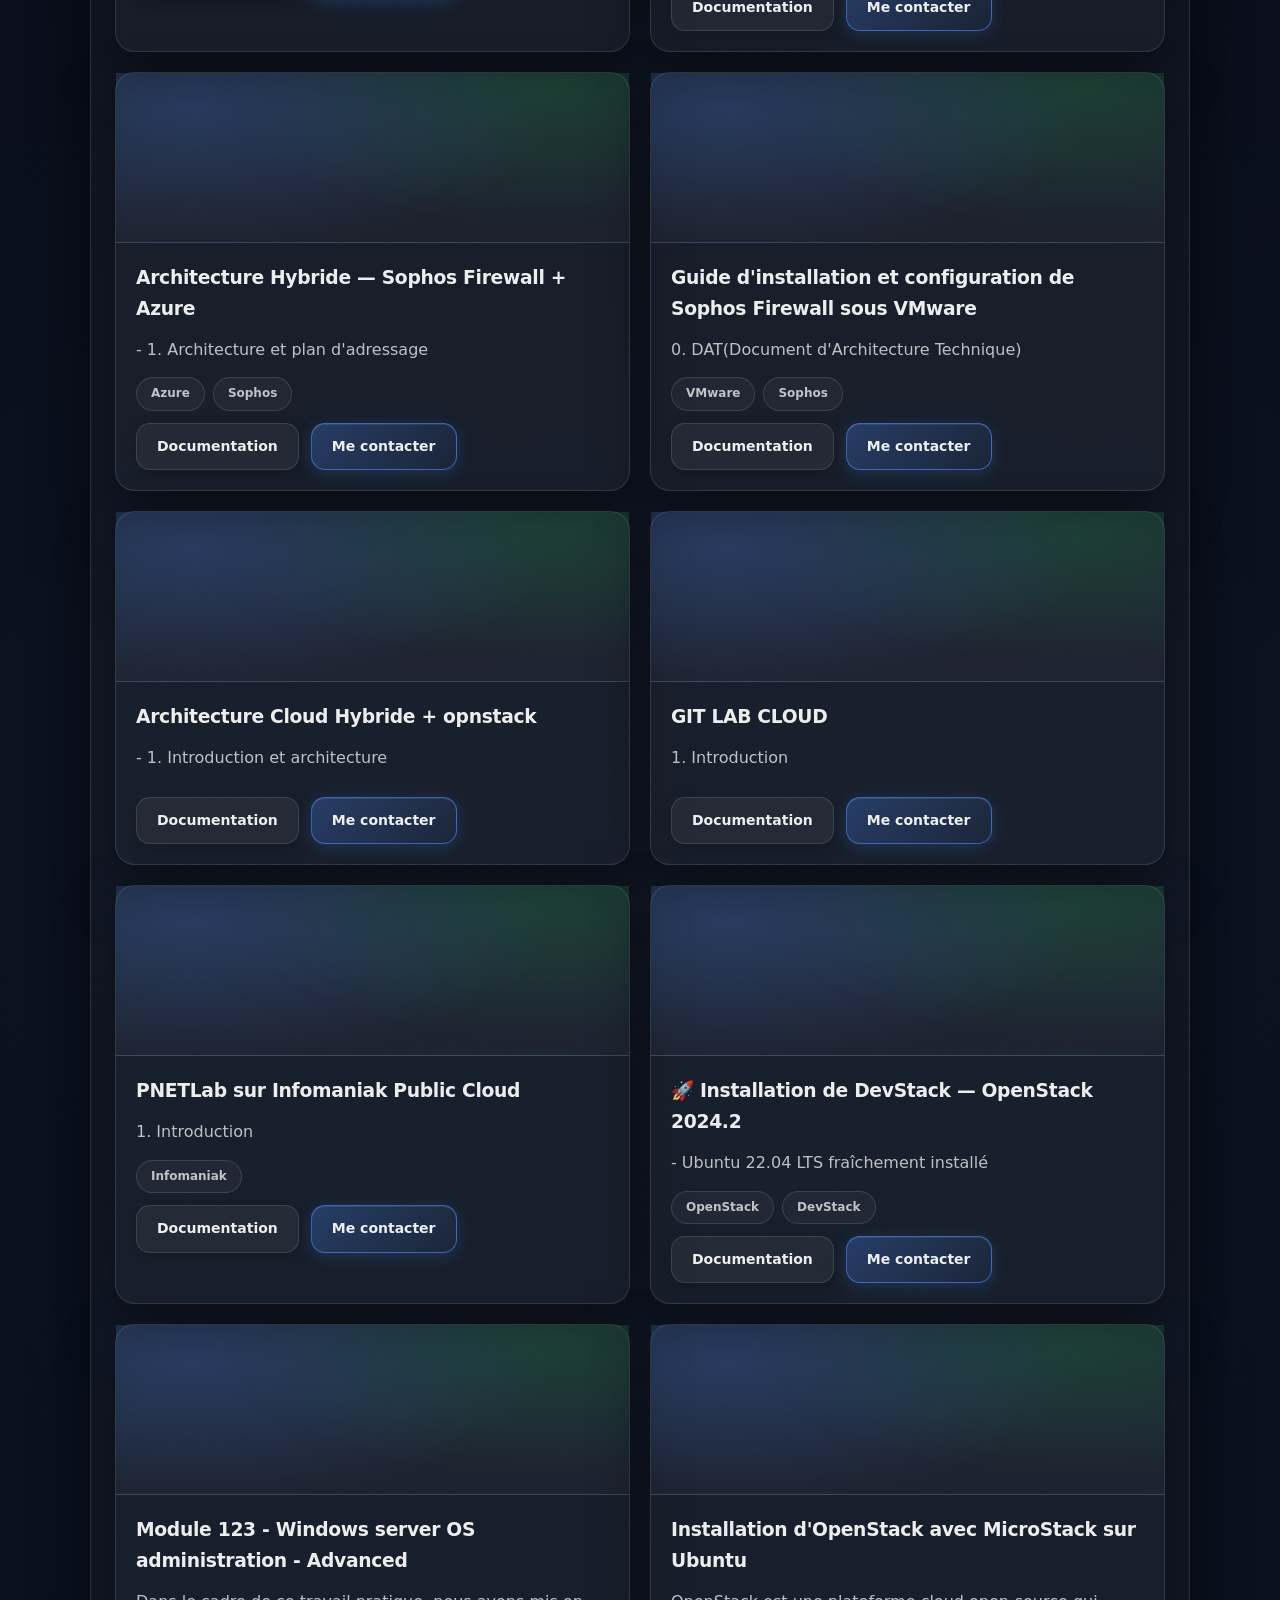
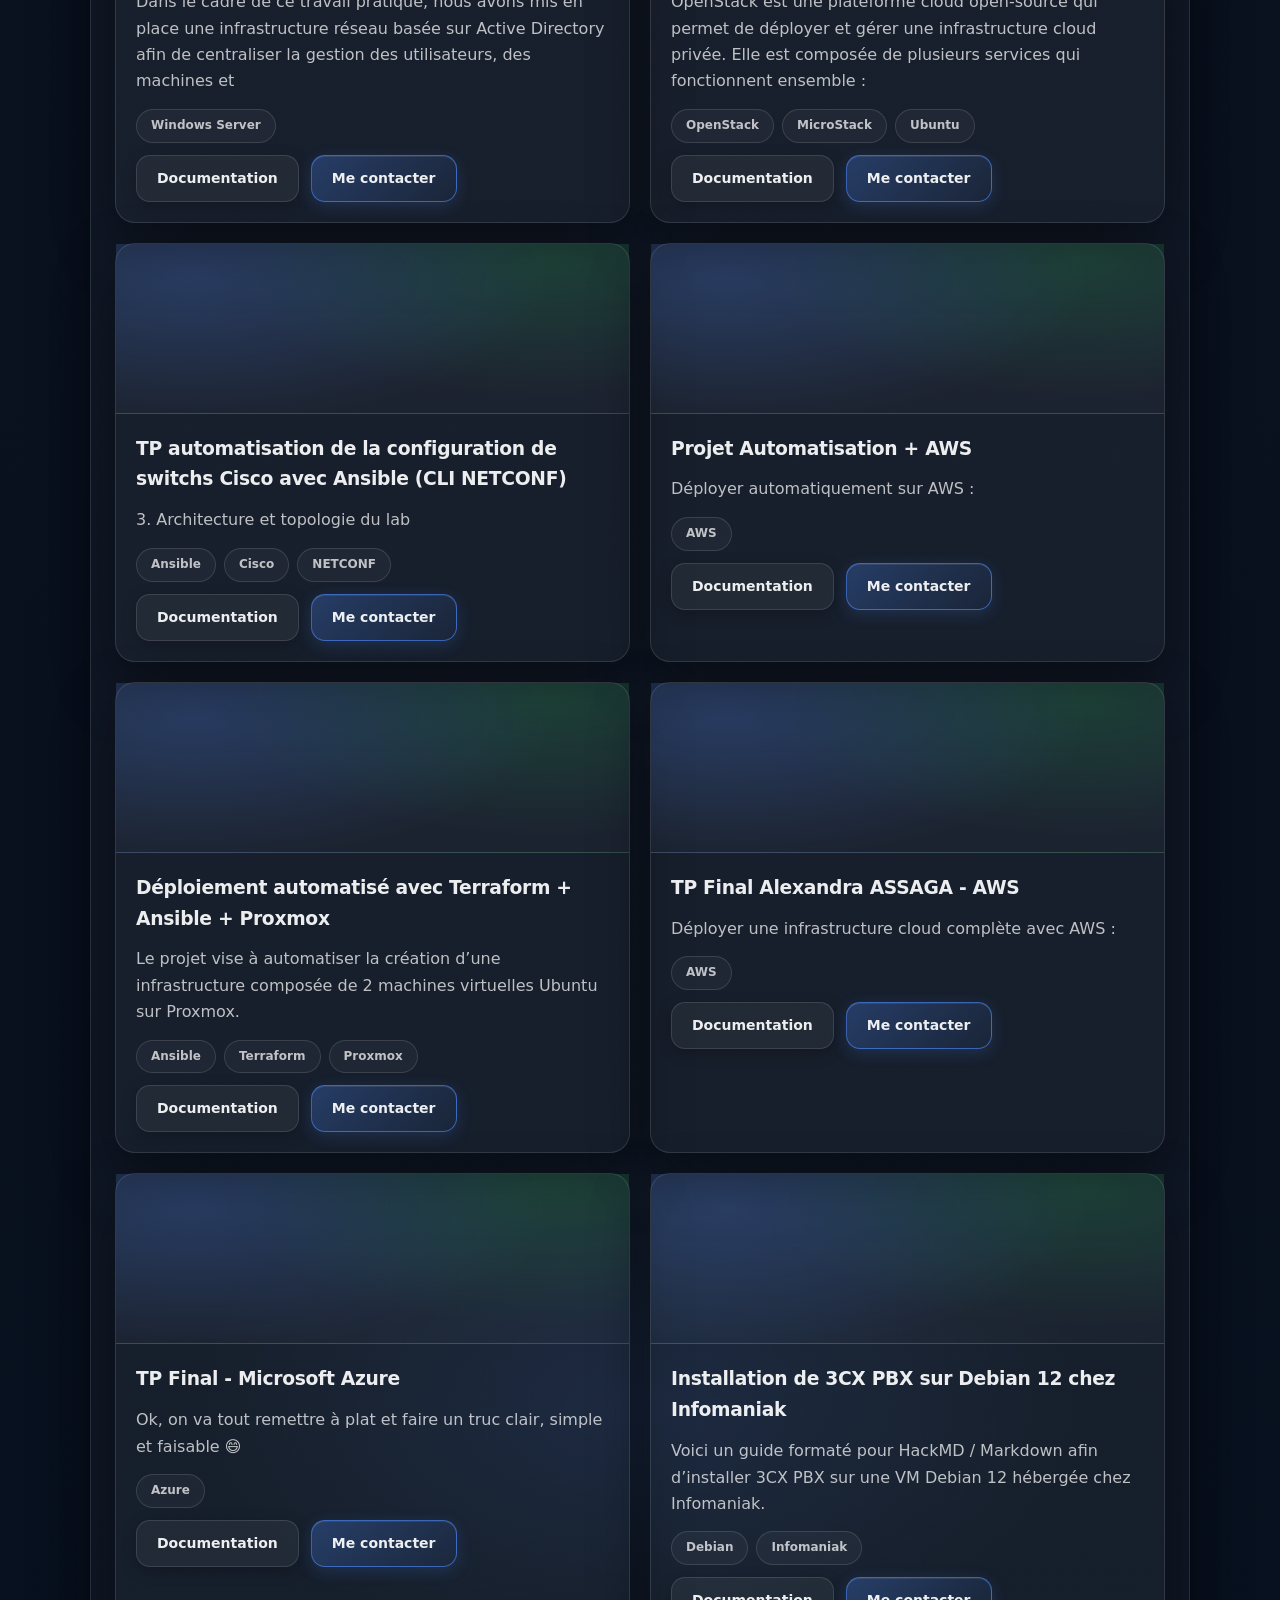
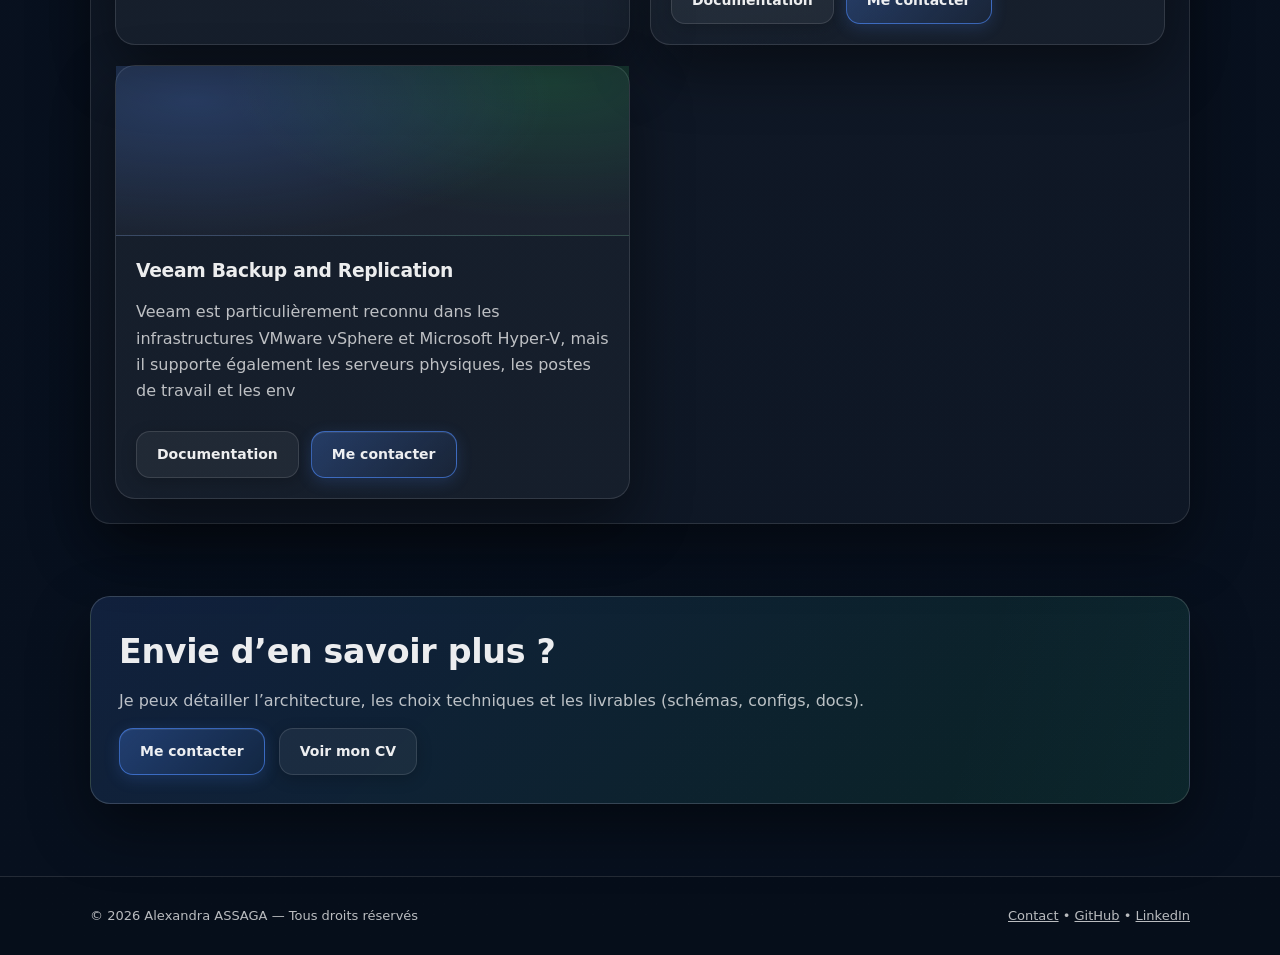
<file: projects.html>
<!DOCTYPE html>
<html lang="fr">
<head>
  <meta charset="UTF-8" />
  <meta name="viewport" content="width=device-width, initial-scale=1.0" />
  <title>Portfolio — Projets</title>
  <meta name="description" content="Projets d'Alexandra ASSAGA — réseau, cybersécurité, cloud, virtualisation, monitoring, automatisation." />
  <link rel="canonical" href="https://aassaga21.github.io/Mon_porfolio/projects.html" />
  <meta http-equiv="Content-Security-Policy" content="upgrade-insecure-requests" />
  <meta name="referrer" content="strict-origin-when-cross-origin" />
  <link rel="stylesheet" href="css/style.css" />
</head>
<body>

<!-- ── Top bar ── -->
<div class="top-bar">
  <div class="translate-wrap">
    <button class="ctrl-btn" id="translateBtn" aria-label="Changer la langue">Traduire</button>
    <div class="lang-panel" id="langPanel">
      <button class="lang-opt" data-lang="fr">Fran&ccedil;ais (original)</button>
      <button class="lang-opt" data-lang="en">English</button>
      <button class="lang-opt" data-lang="de">Deutsch</button>
      <button class="lang-opt" data-lang="es">Espa&ntilde;ol</button>
      <button class="lang-opt" data-lang="it">Italiano</button>
      <button class="lang-opt" data-lang="pt">Portugu&ecirc;s</button>
      <button class="lang-opt" data-lang="nl">Nederlands</button>
      <button class="lang-opt" data-lang="ar">&#1575;&#1604;&#1593;&#1585;&#1576;&#1610;&#1577;</button>
      <button class="lang-opt" data-lang="zh-CN">&#20013;&#25991;</button>
      <button class="lang-opt" data-lang="ja">&#26085;&#26412;&#35486;</button>
      <button class="lang-opt" data-lang="ru">&#1056;&#1091;&#1089;&#1089;&#1082;&#1080;&#1081;</button>
    </div>
  </div>
  <button class="ctrl-btn theme-btn" id="themeBtn" aria-label="Changer le th&egrave;me"><span id="themeIcon"></span></button>
</div>

<header class="site-header">
  <div class="container nav">
    <a class="brand" href="index.html" aria-label="Retour à l'accueil">
      <img src="assets/images/Logo_Alexandra_ASSAGA.png" alt="Logo Alexandra Assaga" class="site-logo" />
      <div class="brand-text">
        <div class="brand-name">Alexandra ASSAGA</div>
        <div class="small muted">Automatisation, Cloud computing, Infrastructure informatique</div>
      </div>
    </a>

    <nav class="nav-links" aria-label="Navigation principale">
      <a data-nav href="index.html">Accueil</a>
      <a data-nav href="about.html">À propos</a>
      <a data-nav href="skills.html">Compétences</a>
      <a data-nav href="projects.html">Projets</a>
      <a data-nav href="parcours.html">Parcours</a>
      <a data-nav href="services.html">Services</a>
      <a data-nav href="contact.html" class="btn primary">Contact</a>
    </nav>
  </div>
</header>

<main class="section">
  <div class="container">
    <div class="kicker">Projets</div>
    <h1>Expériences & Projets académiques</h1>
    <p class="muted" style="margin-top:6px">
      Une sélection de projets orientés infrastructure : réseau, sécurité, cloud, supervision, automatisation.
    </p>

    <!-- CAROUSEL SUPPRIMÉ -->

    <!-- Filtres -->
    <section class="card pad" style="margin-top:18px">
      <div class="section-title">
        <h2>Trier par thème</h2>
      </div>

      <div class="filters" id="filters">
        <button class="filter-btn is-active" type="button" data-filter="all">Tous</button>
        <button class="filter-btn" type="button" data-filter="reseau">Réseau</button>
        <button class="filter-btn" type="button" data-filter="cyber">Cybersécurité</button>
        <button class="filter-btn" type="button" data-filter="cloud">Cloud</button>
        <button class="filter-btn" type="button" data-filter="virtualisation">Virtualisation</button>
        <button class="filter-btn" type="button" data-filter="monitoring">Monitoring</button>
        <button class="filter-btn" type="button" data-filter="automation">Automatisation</button>
        <button class="filter-btn" type="button" data-filter="web">Web</button>
      </div>
    </section>

    <!-- Grille -->
    <section class="card pad" style="margin-top:18px">
      <div class="section-title">
        <h2>Projets (vue grille)</h2>
      </div>

      <div class="projects-grid" id="projectsGrid">
        <!-- HACKMD-SYNC-START -->
        <article class="card project-item" data-tags="cloud">
          <div class="project-cover"></div>
          <div class="content">
            <h3>GIT-Cloud-Infra — Documentation Technique Hackathon Juin 2026</h3>
            <p>│       └── secrets.yml   ← chiffré avec Ansible Vault</p>
            <div class="meta">
              
            </div>
            <div class="project-actions" style="margin-top:12px">
              <a class="btn" href="https://hackmd.io/@Alexandra-ASSAGA/H1LpUedZfg" target="_blank" rel="noopener">Documentation</a>
              <a class="btn primary" href="contact.html">Me contacter</a>
            </div>
          </div>
        </article>
        <article class="card project-item" data-tags="reseau">
          <div class="project-cover"></div>
          <div class="content">
            <h3>Projet SCCM — Lab Infrastructure</h3>
            <p>Ce projet de lab s'inscrit dans le cursus Bachelor Systèmes et Administration Réseaux (GIT Genève), spécialisation Cloud, Réseau et Automation. Il vise à reproduire un environnemen</p>
            <div class="meta">
              
            </div>
            <div class="project-actions" style="margin-top:12px">
              <a class="btn" href="https://hackmd.io/@Alexandra-ASSAGA/r1aBUYhxGg" target="_blank" rel="noopener">Documentation</a>
              <a class="btn primary" href="contact.html">Me contacter</a>
            </div>
          </div>
        </article>
        <article class="card project-item" data-tags="reseau">
          <div class="project-cover"></div>
          <div class="content">
            <h3>MotoRide — E-Commerce Kubernetes</h3>
            <p>Site de vente de motos en ligne déployé sur Kubernetes.</p>
            <div class="meta">
              <span class="badge">Kubernetes</span>
            </div>
            <div class="project-actions" style="margin-top:12px">
              <a class="btn" href="https://hackmd.io/@Alexandra-ASSAGA/rJokAt6xMe" target="_blank" rel="noopener">Documentation</a>
              <a class="btn primary" href="contact.html">Me contacter</a>
            </div>
          </div>
        </article>
        <article class="card project-item" data-tags="cyber">
          <div class="project-cover"></div>
          <div class="content">
            <h3>Lab Sophos Firewall — Test de l'IPS avec Kali Linux</h3>
            <p>┌─────────────────────────────────────────────────────────────────┐</p>
            <div class="meta">
              <span class="badge">Sophos</span>
            </div>
            <div class="project-actions" style="margin-top:12px">
              <a class="btn" href="https://hackmd.io/@Alexandra-ASSAGA/BynTALVlGl" target="_blank" rel="noopener">Documentation</a>
              <a class="btn primary" href="contact.html">Me contacter</a>
            </div>
          </div>
        </article>
        <article class="card project-item" data-tags="cyber cloud">
          <div class="project-cover"></div>
          <div class="content">
            <h3>Architecture Hybride — Sophos Firewall + Azure</h3>
            <p>- 1. Architecture et plan d'adressage</p>
            <div class="meta">
              <span class="badge">Azure</span><span class="badge">Sophos</span>
            </div>
            <div class="project-actions" style="margin-top:12px">
              <a class="btn" href="https://hackmd.io/@Alexandra-ASSAGA/HJlI-sCZgGg" target="_blank" rel="noopener">Documentation</a>
              <a class="btn primary" href="contact.html">Me contacter</a>
            </div>
          </div>
        </article>
        <article class="card project-item" data-tags="cyber virtualisation">
          <div class="project-cover"></div>
          <div class="content">
            <h3>Guide d'installation et configuration de Sophos Firewall sous VMware</h3>
            <p>0. DAT(Document d'Architecture Technique)</p>
            <div class="meta">
              <span class="badge">VMware</span><span class="badge">Sophos</span>
            </div>
            <div class="project-actions" style="margin-top:12px">
              <a class="btn" href="https://hackmd.io/@Alexandra-ASSAGA/BkChdsbxfg" target="_blank" rel="noopener">Documentation</a>
              <a class="btn primary" href="contact.html">Me contacter</a>
            </div>
          </div>
        </article>
        <article class="card project-item" data-tags="cloud">
          <div class="project-cover"></div>
          <div class="content">
            <h3>Architecture Cloud Hybride + opnstack</h3>
            <p>- 1. Introduction et architecture</p>
            <div class="meta">
              
            </div>
            <div class="project-actions" style="margin-top:12px">
              <a class="btn" href="https://hackmd.io/@Alexandra-ASSAGA/SkUwJc4yfg" target="_blank" rel="noopener">Documentation</a>
              <a class="btn primary" href="contact.html">Me contacter</a>
            </div>
          </div>
        </article>
        <article class="card project-item" data-tags="cloud">
          <div class="project-cover"></div>
          <div class="content">
            <h3>GIT LAB CLOUD</h3>
            <p>1. Introduction</p>
            <div class="meta">
              
            </div>
            <div class="project-actions" style="margin-top:12px">
              <a class="btn" href="https://hackmd.io/@Alexandra-ASSAGA/ByLBVL1kMx" target="_blank" rel="noopener">Documentation</a>
              <a class="btn primary" href="contact.html">Me contacter</a>
            </div>
          </div>
        </article>
        <article class="card project-item" data-tags="cloud">
          <div class="project-cover"></div>
          <div class="content">
            <h3>PNETLab sur Infomaniak Public Cloud</h3>
            <p>1. Introduction</p>
            <div class="meta">
              <span class="badge">Infomaniak</span>
            </div>
            <div class="project-actions" style="margin-top:12px">
              <a class="btn" href="https://hackmd.io/@Alexandra-ASSAGA/H18lx2xyze" target="_blank" rel="noopener">Documentation</a>
              <a class="btn primary" href="contact.html">Me contacter</a>
            </div>
          </div>
        </article>
        <article class="card project-item" data-tags="cloud">
          <div class="project-cover"></div>
          <div class="content">
            <h3>🚀 Installation de DevStack — OpenStack 2024.2</h3>
            <p>- Ubuntu 22.04 LTS fraîchement installé</p>
            <div class="meta">
              <span class="badge">OpenStack</span><span class="badge">DevStack</span>
            </div>
            <div class="project-actions" style="margin-top:12px">
              <a class="btn" href="https://hackmd.io/@Alexandra-ASSAGA/B1EG91C6Wl" target="_blank" rel="noopener">Documentation</a>
              <a class="btn primary" href="contact.html">Me contacter</a>
            </div>
          </div>
        </article>
        <article class="card project-item" data-tags="reseau">
          <div class="project-cover"></div>
          <div class="content">
            <h3>Module 123 - Windows server OS administration - Advanced</h3>
            <p>Dans le cadre de ce travail pratique, nous avons mis en place une infrastructure réseau basée sur Active Directory afin de centraliser la gestion des utilisateurs, des machines et </p>
            <div class="meta">
              <span class="badge">Windows Server</span>
            </div>
            <div class="project-actions" style="margin-top:12px">
              <a class="btn" href="https://hackmd.io/@Alexandra-ASSAGA/SyTqlaGi-g" target="_blank" rel="noopener">Documentation</a>
              <a class="btn primary" href="contact.html">Me contacter</a>
            </div>
          </div>
        </article>
        <article class="card project-item" data-tags="cloud virtualisation">
          <div class="project-cover"></div>
          <div class="content">
            <h3>Installation d'OpenStack avec MicroStack sur Ubuntu</h3>
            <p>OpenStack est une plateforme cloud open-source qui permet de déployer et gérer une infrastructure cloud privée. Elle est composée de plusieurs services qui fonctionnent ensemble :</p>
            <div class="meta">
              <span class="badge">OpenStack</span><span class="badge">MicroStack</span><span class="badge">Ubuntu</span>
            </div>
            <div class="project-actions" style="margin-top:12px">
              <a class="btn" href="https://hackmd.io/@Alexandra-ASSAGA/Sk1nfQnnWx" target="_blank" rel="noopener">Documentation</a>
              <a class="btn primary" href="contact.html">Me contacter</a>
            </div>
          </div>
        </article>
        <article class="card project-item" data-tags="reseau automation">
          <div class="project-cover"></div>
          <div class="content">
            <h3>TP automatisation de la configuration de switchs Cisco avec Ansible (CLI NETCONF)</h3>
            <p>3. Architecture et topologie du lab</p>
            <div class="meta">
              <span class="badge">Ansible</span><span class="badge">Cisco</span><span class="badge">NETCONF</span>
            </div>
            <div class="project-actions" style="margin-top:12px">
              <a class="btn" href="https://hackmd.io/@Alexandra-ASSAGA/Syi12-0BWl" target="_blank" rel="noopener">Documentation</a>
              <a class="btn primary" href="contact.html">Me contacter</a>
            </div>
          </div>
        </article>
        <article class="card project-item" data-tags="cloud automation">
          <div class="project-cover"></div>
          <div class="content">
            <h3>Projet Automatisation + AWS</h3>
            <p>Déployer automatiquement sur AWS :</p>
            <div class="meta">
              <span class="badge">AWS</span>
            </div>
            <div class="project-actions" style="margin-top:12px">
              <a class="btn" href="https://hackmd.io/@Alexandra-ASSAGA/BkLGYzwuWe" target="_blank" rel="noopener">Documentation</a>
              <a class="btn primary" href="contact.html">Me contacter</a>
            </div>
          </div>
        </article>
        <article class="card project-item" data-tags="virtualisation automation">
          <div class="project-cover"></div>
          <div class="content">
            <h3>Déploiement automatisé avec Terraform + Ansible + Proxmox</h3>
            <p>Le projet vise à automatiser la création d’une infrastructure composée de 2 machines virtuelles Ubuntu sur Proxmox.</p>
            <div class="meta">
              <span class="badge">Ansible</span><span class="badge">Terraform</span><span class="badge">Proxmox</span>
            </div>
            <div class="project-actions" style="margin-top:12px">
              <a class="btn" href="https://hackmd.io/@Alexandra-ASSAGA/rk7gH6HFZg" target="_blank" rel="noopener">Documentation</a>
              <a class="btn primary" href="contact.html">Me contacter</a>
            </div>
          </div>
        </article>
        <article class="card project-item" data-tags="cloud">
          <div class="project-cover"></div>
          <div class="content">
            <h3>TP Final Alexandra ASSAGA - AWS</h3>
            <p>Déployer une infrastructure cloud complète avec AWS :</p>
            <div class="meta">
              <span class="badge">AWS</span>
            </div>
            <div class="project-actions" style="margin-top:12px">
              <a class="btn" href="https://hackmd.io/@Alexandra-ASSAGA/rySjUKUHbg" target="_blank" rel="noopener">Documentation</a>
              <a class="btn primary" href="contact.html">Me contacter</a>
            </div>
          </div>
        </article>
        <article class="card project-item" data-tags="cloud">
          <div class="project-cover"></div>
          <div class="content">
            <h3>TP Final - Microsoft Azure</h3>
            <p>Ok, on va tout remettre à plat et faire un truc clair, simple et faisable 😄</p>
            <div class="meta">
              <span class="badge">Azure</span>
            </div>
            <div class="project-actions" style="margin-top:12px">
              <a class="btn" href="https://hackmd.io/@Alexandra-ASSAGA/r1O9oOQrZg" target="_blank" rel="noopener">Documentation</a>
              <a class="btn primary" href="contact.html">Me contacter</a>
            </div>
          </div>
        </article>
        <article class="card project-item" data-tags="cloud">
          <div class="project-cover"></div>
          <div class="content">
            <h3>Installation de 3CX PBX sur Debian 12 chez Infomaniak</h3>
            <p>Voici un guide formaté pour HackMD / Markdown afin d’installer 3CX PBX sur une VM Debian 12 hébergée chez Infomaniak.</p>
            <div class="meta">
              <span class="badge">Debian</span><span class="badge">Infomaniak</span>
            </div>
            <div class="project-actions" style="margin-top:12px">
              <a class="btn" href="https://hackmd.io/@Alexandra-ASSAGA/Hy5K8RJgZg" target="_blank" rel="noopener">Documentation</a>
              <a class="btn primary" href="contact.html">Me contacter</a>
            </div>
          </div>
        </article>
        <article class="card project-item" data-tags="reseau">
          <div class="project-cover"></div>
          <div class="content">
            <h3>Veeam Backup and Replication</h3>
            <p>Veeam est particulièrement reconnu dans les infrastructures VMware vSphere et Microsoft Hyper-V, mais il supporte également les serveurs physiques, les postes de travail et les env</p>
            <div class="meta">
              
            </div>
            <div class="project-actions" style="margin-top:12px">
              <a class="btn" href="https://hackmd.io/@Alexandra-ASSAGA/r1C-K7Qsel" target="_blank" rel="noopener">Documentation</a>
              <a class="btn primary" href="contact.html">Me contacter</a>
            </div>
          </div>
        </article>
        <!-- HACKMD-SYNC-END -->
      </div>
    </section>

    <section class="section" style="padding-bottom:0">
      <div class="card cta-band">
        <h2 style="margin-bottom:8px">Envie d’en savoir plus ?</h2>
        <p style="margin-bottom:14px">
          Je peux détailler l’architecture, les choix techniques et les livrables (schémas, configs, docs).
        </p>
        <div class="hero-cta" style="margin-top:0">
          <a class="btn primary" href="contact.html">Me contacter</a>
          <a class="btn" href="assets/files/CV_Alexandra ASSAGA.pdf" target="_blank" rel="noopener">Voir mon CV</a>
        </div>
      </div>
    </section>

  </div>
</main>

<footer>
  <div class="container footer-row">
    <div class="small muted">&copy; <span id="year"></span> Alexandra ASSAGA &mdash; Tous droits r&eacute;serv&eacute;s</div>


    <div class="small">
      <a href="contact.html" style="text-decoration:underline">Contact</a> &bull;
      <a href="https://github.com/aassaga21" target="_blank" rel="noopener" style="text-decoration:underline">GitHub</a> &bull;
      <a href="https://www.linkedin.com/in/alexandra-assaga/" target="_blank" rel="noopener" style="text-decoration:underline">LinkedIn</a>
    </div>
  </div>
</footer>

<script src="js/main.js"></script>
<script>
  // Année footer
  document.getElementById("year").textContent = new Date().getFullYear();

  // Filtres projets (vue grille)
  document.addEventListener("DOMContentLoaded", function () {
    const filterBtns = document.querySelectorAll(".filter-btn");
    const projectItems = document.querySelectorAll(".project-item");

    filterBtns.forEach(btn => {
      btn.addEventListener("click", function () {
        // Retire l'état actif de tous les boutons
        filterBtns.forEach(b => b.classList.remove("is-active"));
        this.classList.add("is-active");

        const filter = this.getAttribute("data-filter");
        projectItems.forEach(item => {
          if (filter === "all" || item.getAttribute("data-tags").includes(filter)) {
            item.style.display = "";
          } else {
            item.style.display = "none";
          }
        });
      });
    });
  });
</script>

<div id="google_translate_element" aria-hidden="true" style="display:none;position:absolute;"></div>
<script>function googleTranslateElementInit(){new google.translate.TranslateElement({pageLanguage:'fr',includedLanguages:'en,de,es,it,pt,nl,ar,zh-CN,ja,ru',autoDisplay:false},'google_translate_element');}</script>
<script src="https://translate.google.com/translate_a/element.js?cb=googleTranslateElementInit" async defer></script>
</body>
</html>
</file>
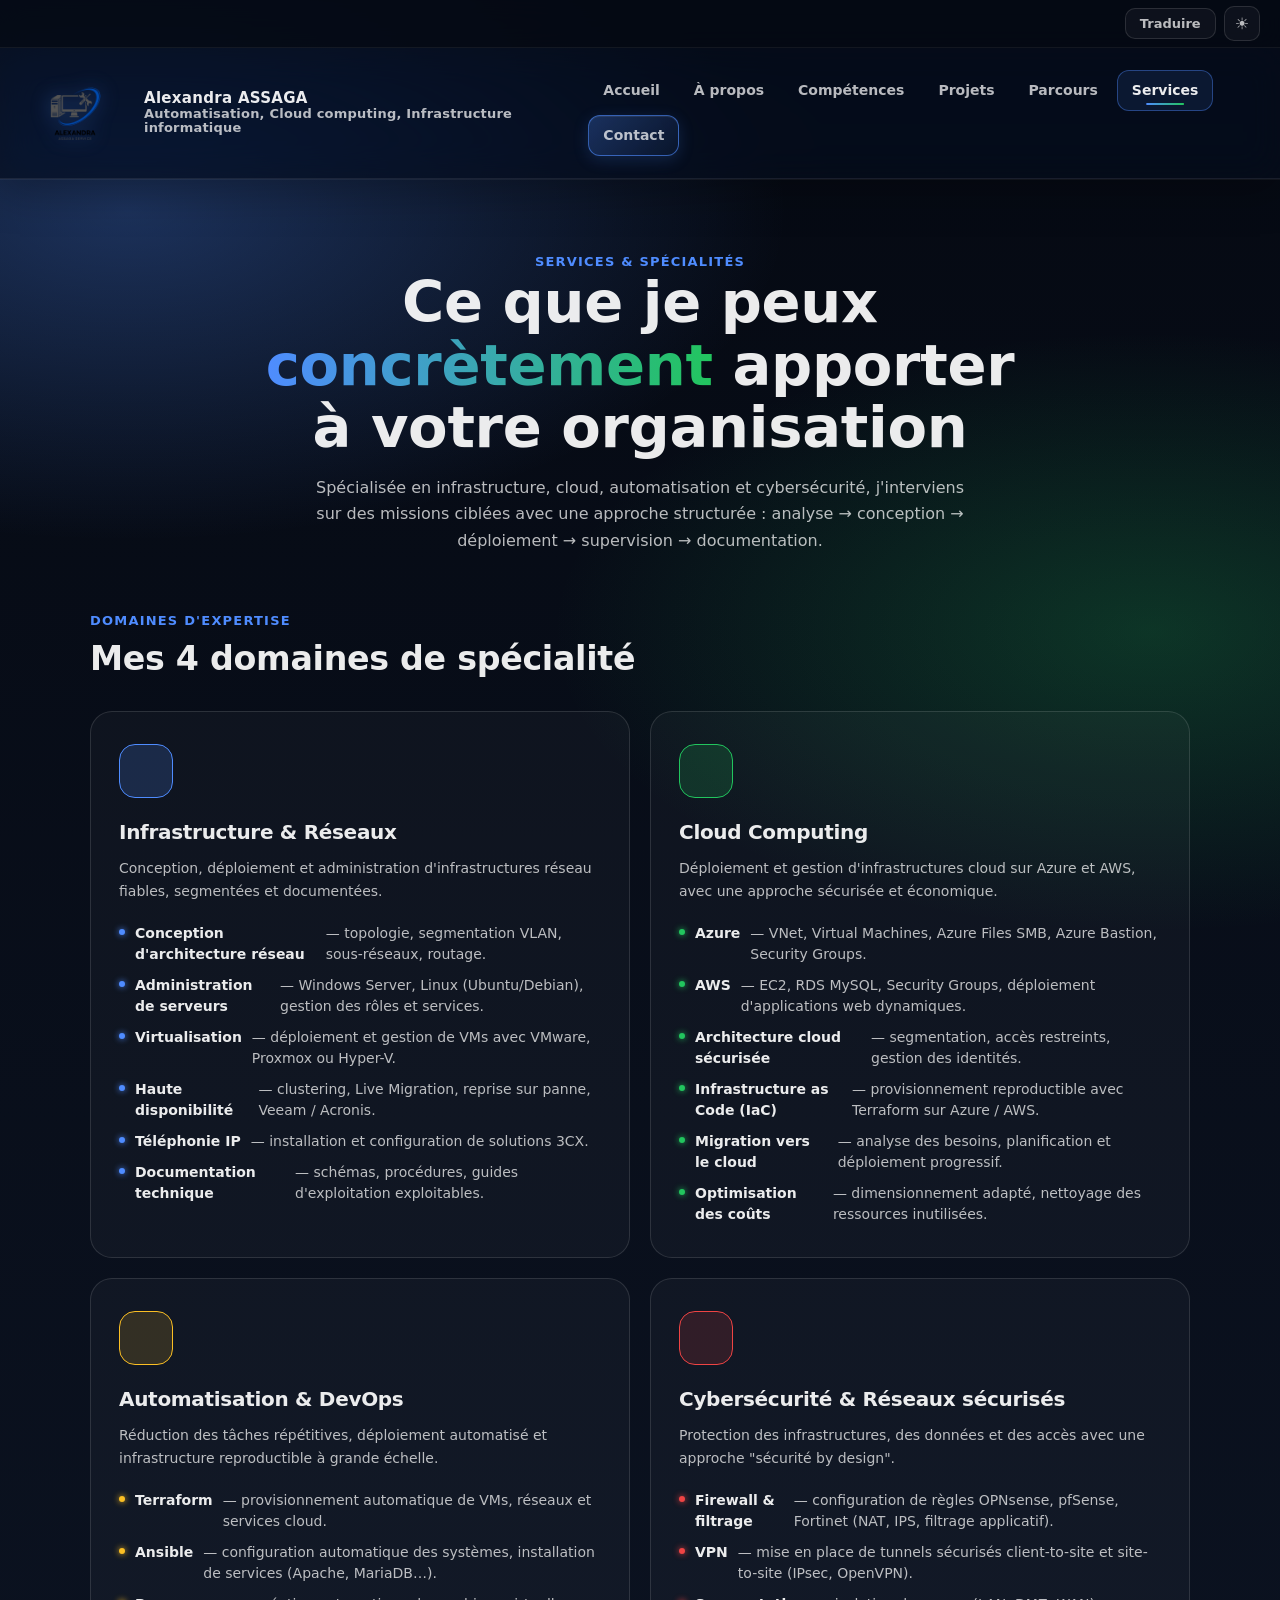
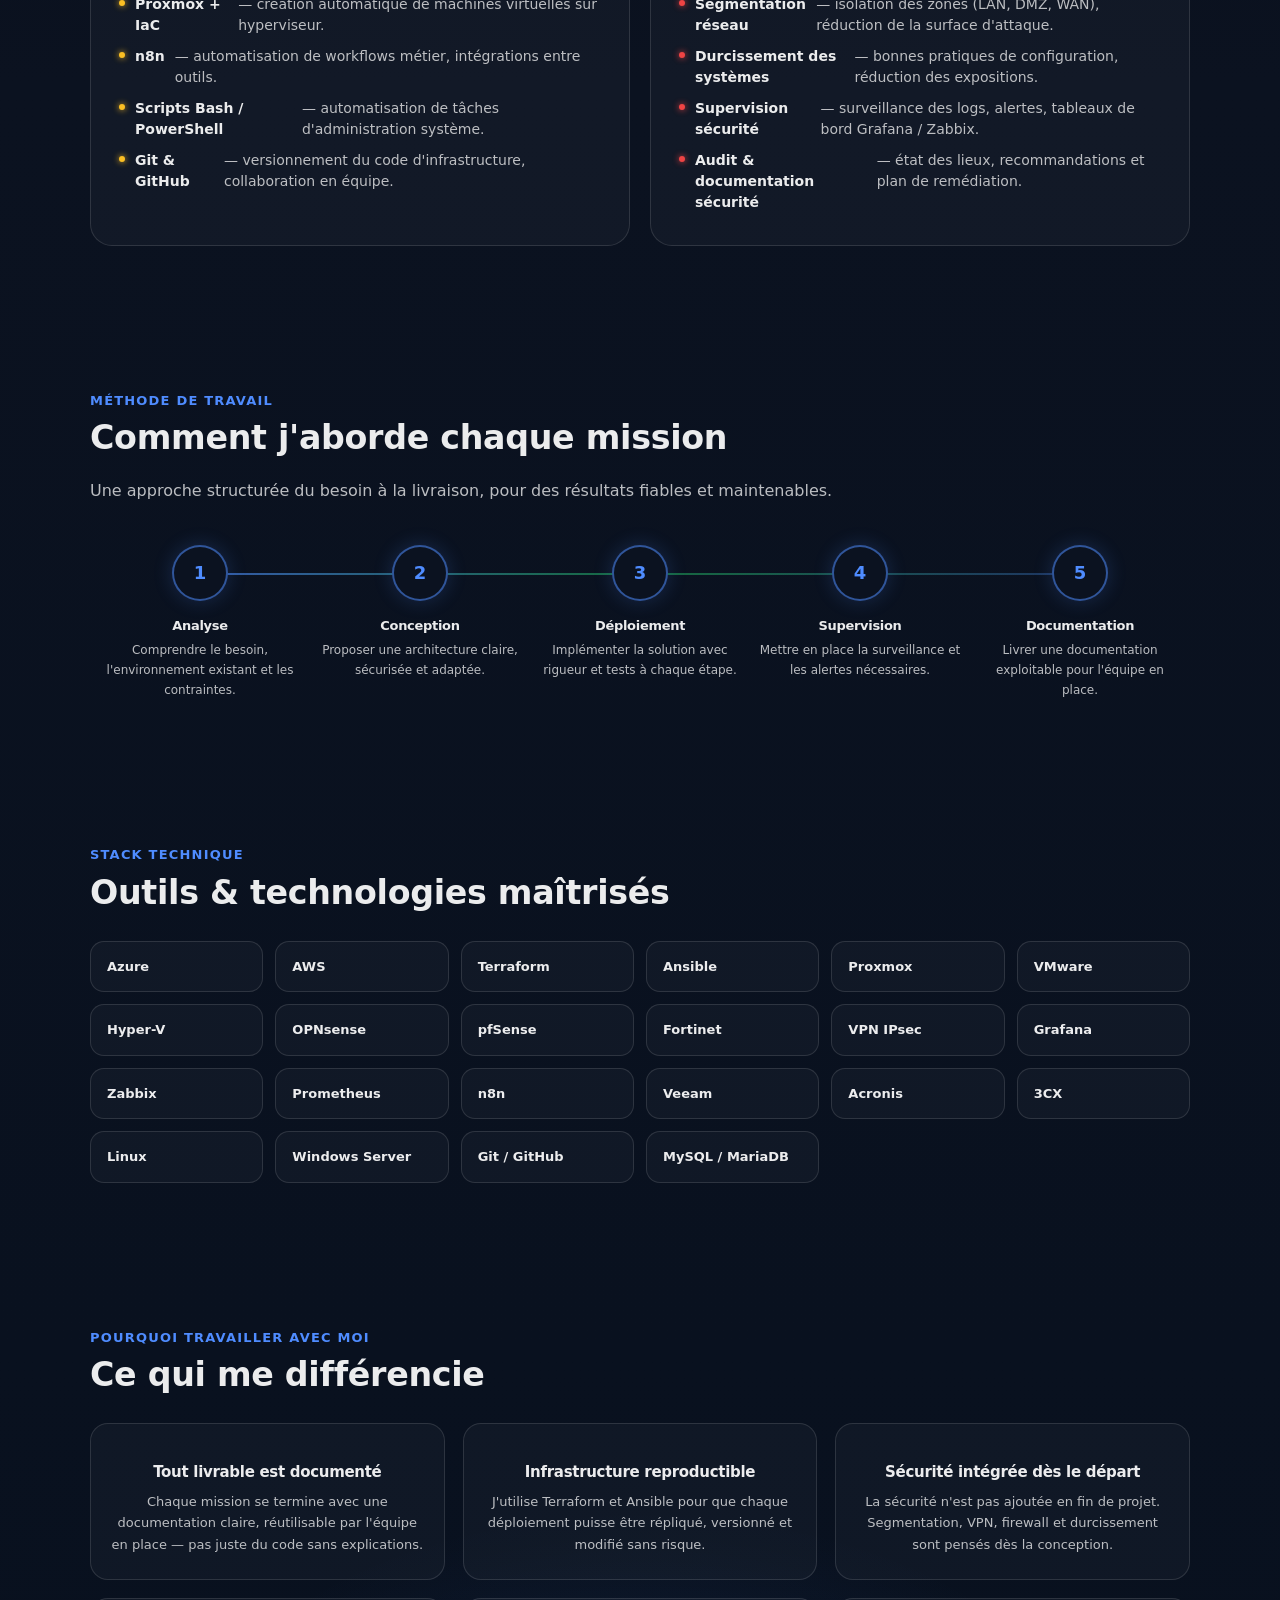
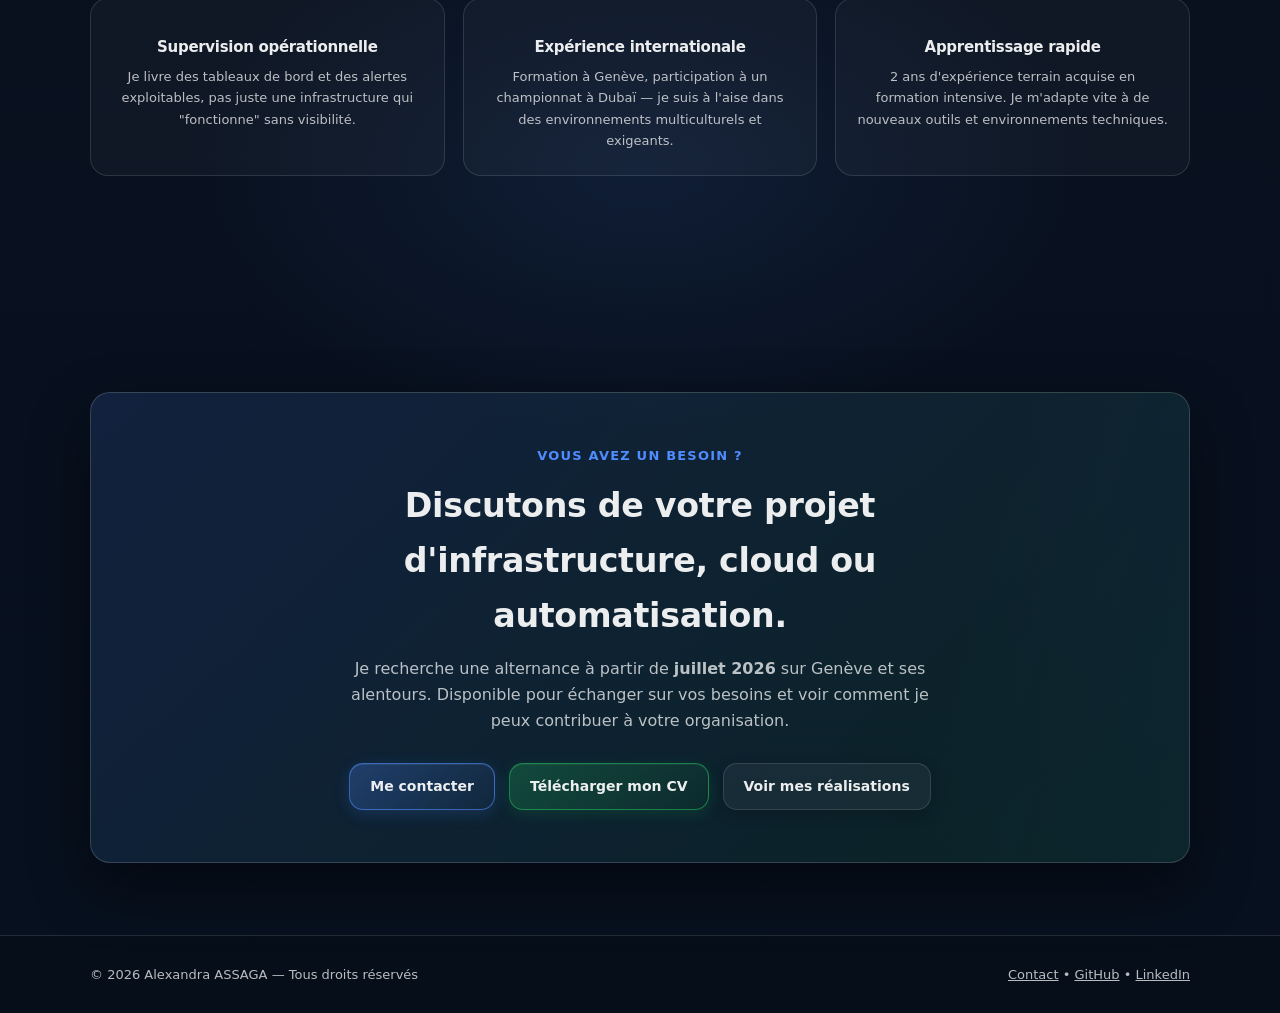
<file: services.html>
<!DOCTYPE html>
<html lang="fr">
<head>
  <meta charset="UTF-8" />
  <meta name="viewport" content="width=device-width, initial-scale=1.0" />
  <title>Portfolio — Services & Spécialités</title>
  <meta name="description" content="Services et domaines d'expertise d'Alexandra ASSAGA — Infrastructure, Cloud, Automatisation, Cybersécurité." />
  <link rel="canonical" href="https://aassaga21.github.io/Mon_Site/services.html" />
  <meta http-equiv="Content-Security-Policy" content="upgrade-insecure-requests" />
  <meta name="referrer" content="strict-origin-when-cross-origin" />
  <link rel="stylesheet" href="css/style.css" />
  <style>

    /* ── Hero services ── */
    .services-hero{
      text-align: center;
      padding: 72px 0 56px;
      animation: fadeUp .65s ease both;
    }
    .services-hero h1{ max-width: 780px; margin: 0 auto 16px; }
    .services-hero p { max-width: 64ch; margin: 0 auto; }

    /* ── Domaines (4 grandes cartes) ── */
    .domains{
      display: grid;
      grid-template-columns: repeat(2, 1fr);
      gap: 20px;
      margin-top: 24px;
    }
    .domain-card{
      border: 1px solid var(--line);
      border-radius: 22px;
      padding: 32px 28px;
      background: rgba(255,255,255,.03);
      position: relative;
      overflow: hidden;
      transition: border-color .22s ease, box-shadow .22s ease,
                  transform .22s ease, background .22s ease;
    }
    .domain-card::before{
      content: '';
      position: absolute;
      top: 0; left: 0; right: 0;
      height: 3px;
      border-radius: 22px 22px 0 0;
      opacity: 0;
      transition: opacity .22s ease;
    }
    .domain-card:hover{
      transform: translateY(-4px);
      background: rgba(255,255,255,.055);
    }
    .domain-card:hover::before{ opacity: 1; }

    /* Couleurs par domaine */
    .domain-card.infra{ --dc: rgba(79,140,255,1); --dc-soft: rgba(79,140,255,.18); }
    .domain-card.cloud{ --dc: rgba(34,197,94,1);  --dc-soft: rgba(34,197,94,.16);  }
    .domain-card.auto { --dc: rgba(251,191,36,1); --dc-soft: rgba(251,191,36,.14); }
    .domain-card.secu { --dc: rgba(239,68,68,1);  --dc-soft: rgba(239,68,68,.14);  }

    .domain-card:hover{ border-color: var(--dc); box-shadow: 0 0 36px var(--dc-soft); }
    .domain-card::before{ background: var(--dc); }

    .domain-icon{
      width: 54px; height: 54px;
      border-radius: 16px;
      background: var(--dc-soft);
      border: 1px solid var(--dc);
      display: flex; align-items: center; justify-content: center;
      font-size: 26px;
      margin-bottom: 18px;
      transition: box-shadow .22s ease;
    }
    .domain-card:hover .domain-icon{
      box-shadow: 0 0 20px var(--dc-soft);
    }
    .domain-card h2{
      font-size: 20px;
      margin: 0 0 8px;
    }
    .domain-card > p{
      font-size: 14px;
      color: var(--muted);
      margin: 0 0 20px;
      max-width: none;
    }

    /* Liste de prestations dans chaque domaine */
    .service-list{
      list-style: none;
      margin: 0;
      padding: 0;
      display: flex;
      flex-direction: column;
      gap: 10px;
    }
    .service-list li{
      display: flex;
      align-items: flex-start;
      gap: 10px;
      font-size: 14px;
      color: var(--muted);
      line-height: 1.5;
    }
    .service-list li::before{
      content: '';
      width: 6px; height: 6px;
      border-radius: 50%;
      background: var(--dc);
      flex-shrink: 0;
      margin-top: 6px;
      box-shadow: 0 0 6px var(--dc);
    }
    .service-list li strong{ color: var(--text); }

    /* ── Processus de travail ── */
    .process{
      display: grid;
      grid-template-columns: repeat(5, 1fr);
      gap: 0;
      margin-top: 24px;
      position: relative;
    }
    .process::before{
      content: '';
      position: absolute;
      top: 28px;
      left: calc(10% + 14px);
      right: calc(10% + 14px);
      height: 2px;
      background: linear-gradient(90deg,
        rgba(79,140,255,.60),
        rgba(34,197,94,.50) 50%,
        rgba(79,140,255,.30));
      z-index: 0;
    }
    .step{
      display: flex;
      flex-direction: column;
      align-items: center;
      text-align: center;
      padding: 0 8px;
      position: relative;
      z-index: 1;
    }
    .step-num{
      width: 56px; height: 56px;
      border-radius: 50%;
      border: 2px solid rgba(79,140,255,.55);
      background: var(--bg);
      display: flex; align-items: center; justify-content: center;
      font-size: 18px;
      font-weight: 800;
      color: var(--brand);
      margin-bottom: 14px;
      box-shadow: 0 0 20px rgba(79,140,255,.20);
      transition: border-color .22s, box-shadow .22s, transform .22s;
    }
    .step:hover .step-num{
      border-color: rgba(79,140,255,.90);
      box-shadow: 0 0 28px rgba(79,140,255,.40);
      transform: scale(1.08);
    }
    .step h3{ font-size: 13px; margin: 0 0 5px; }
    .step p  { font-size: 12px; color: var(--muted); margin: 0; }

    /* ── Outils & stack ── */
    .stack-grid{
      display: grid;
      grid-template-columns: repeat(auto-fill, minmax(160px, 1fr));
      gap: 12px;
      margin-top: 20px;
    }
    .stack-item{
      border: 1px solid var(--line);
      border-radius: 14px;
      padding: 14px 16px;
      background: rgba(255,255,255,.03);
      display: flex;
      align-items: center;
      gap: 10px;
      font-size: 13px;
      font-weight: 650;
      transition: border-color .22s, background .22s, transform .22s;
    }
    .stack-item:hover{
      border-color: rgba(79,140,255,.40);
      background: rgba(79,140,255,.06);
      transform: translateY(-2px);
    }
    .stack-item span{ font-size: 20px; flex-shrink: 0; }

    /* ── Differentiateurs ── */
    .diff-grid{
      display: grid;
      grid-template-columns: repeat(3, 1fr);
      gap: 18px;
      margin-top: 20px;
    }
    .diff-card{
      border: 1px solid var(--line);
      border-radius: 18px;
      padding: 24px 20px;
      background: rgba(255,255,255,.03);
      text-align: center;
      transition: border-color .22s, box-shadow .22s, transform .22s;
    }
    .diff-card:hover{
      border-color: rgba(79,140,255,.35);
      box-shadow: 0 0 24px rgba(79,140,255,.12);
      transform: translateY(-3px);
    }
    .diff-icon{ font-size: 34px; margin-bottom: 12px; }
    .diff-card h3{ margin: 0 0 6px; font-size: 15px; }
    .diff-card p { margin: 0; font-size: 13px; color: var(--muted); }

    /* ── CTA ── */
    .cta-services{
      margin-top: 72px;
      text-align: center;
    }

    /* ── Responsive ── */
    @media (max-width: 860px){
      .domains{ grid-template-columns: 1fr; }
      .process{ grid-template-columns: 1fr 1fr; gap: 18px; }
      .process::before{ display: none; }
      .diff-grid{ grid-template-columns: 1fr 1fr; }
    }
    @media (max-width: 540px){
      .process{ grid-template-columns: 1fr; }
      .diff-grid{ grid-template-columns: 1fr; }
      .stack-grid{ grid-template-columns: repeat(2, 1fr); }
    }
  </style>
</head>
<body>

<!-- ── Top bar ── -->
<div class="top-bar">
  <div class="translate-wrap">
    <button class="ctrl-btn" id="translateBtn" aria-label="Changer la langue">Traduire</button>
    <div class="lang-panel" id="langPanel">
      <button class="lang-opt" data-lang="fr">Fran&ccedil;ais (original)</button>
      <button class="lang-opt" data-lang="en">English</button>
      <button class="lang-opt" data-lang="de">Deutsch</button>
      <button class="lang-opt" data-lang="es">Espa&ntilde;ol</button>
      <button class="lang-opt" data-lang="it">Italiano</button>
      <button class="lang-opt" data-lang="pt">Portugu&ecirc;s</button>
      <button class="lang-opt" data-lang="nl">Nederlands</button>
      <button class="lang-opt" data-lang="ar">&#1575;&#1604;&#1593;&#1585;&#1576;&#1610;&#1577;</button>
      <button class="lang-opt" data-lang="zh-CN">&#20013;&#25991;</button>
      <button class="lang-opt" data-lang="ja">&#26085;&#26412;&#35486;</button>
      <button class="lang-opt" data-lang="ru">&#1056;&#1091;&#1089;&#1089;&#1082;&#1080;&#1081;</button>
    </div>
  </div>
  <button class="ctrl-btn theme-btn" id="themeBtn" aria-label="Changer le th&egrave;me"><span id="themeIcon"></span></button>
</div>

<header>
  <div class="container nav">
    <a class="brand" href="index.html">
      <img src="assets/images/Logo_Alexandra_ASSAGA.png" alt="Logo Alexandra Assaga" class="site-logo" />
      <div class="brand-text">
        <div class="brand-name">Alexandra ASSAGA</div>
        <div class="small muted">Automatisation, Cloud computing, Infrastructure informatique</div>
      </div>
    </a>
    <nav class="nav-links" aria-label="Navigation principale">
      <a data-nav href="index.html">Accueil</a>
      <a data-nav href="about.html">À propos</a>
      <a data-nav href="skills.html">Compétences</a>
      <a data-nav href="projects.html">Projets</a>
      <a data-nav href="parcours.html">Parcours</a>
      <a data-nav href="services.html">Services</a>
      <a data-nav href="contact.html" class="btn primary">Contact</a>
    </nav>
  </div>
</header>

<main>

  <!-- ═══ HERO ═══ -->
  <section class="services-hero">
    <div class="container">
      <div class="kicker">Services &amp; Spécialités</div>
      <h1>Ce que je peux <span class="hl">concrètement</span> apporter à votre organisation</h1>
      <p class="muted">
        Spécialisée en infrastructure, cloud, automatisation et cybersécurité,
        j'interviens sur des missions ciblées avec une approche structurée :
        analyse → conception → déploiement → supervision → documentation.
      </p>
    </div>
  </section>


  <!-- ═══ 4 DOMAINES ═══ -->
  <section class="section" style="padding-top: 0;">
    <div class="container">

      <div class="kicker">Domaines d'expertise</div>
      <h2>Mes 4 domaines de spécialité</h2>

      <div class="domains">

        <!-- 1. Infrastructure -->
        <div class="domain-card infra">
          <div class="domain-icon"></div>
          <h2>Infrastructure &amp; Réseaux</h2>
          <p>Conception, déploiement et administration d'infrastructures réseau fiables, segmentées et documentées.</p>
          <ul class="service-list">
            <li><strong>Conception d'architecture réseau</strong> — topologie, segmentation VLAN, sous-réseaux, routage.</li>
            <li><strong>Administration de serveurs</strong> — Windows Server, Linux (Ubuntu/Debian), gestion des rôles et services.</li>
            <li><strong>Virtualisation</strong> — déploiement et gestion de VMs avec VMware, Proxmox ou Hyper-V.</li>
            <li><strong>Haute disponibilité</strong> — clustering, Live Migration, reprise sur panne, Veeam / Acronis.</li>
            <li><strong>Téléphonie IP</strong> — installation et configuration de solutions 3CX.</li>
            <li><strong>Documentation technique</strong> — schémas, procédures, guides d'exploitation exploitables.</li>
          </ul>
        </div>

        <!-- 2. Cloud -->
        <div class="domain-card cloud">
          <div class="domain-icon"></div>
          <h2>Cloud Computing</h2>
          <p>Déploiement et gestion d'infrastructures cloud sur Azure et AWS, avec une approche sécurisée et économique.</p>
          <ul class="service-list">
            <li><strong>Azure</strong> — VNet, Virtual Machines, Azure Files SMB, Azure Bastion, Security Groups.</li>
            <li><strong>AWS</strong> — EC2, RDS MySQL, Security Groups, déploiement d'applications web dynamiques.</li>
            <li><strong>Architecture cloud sécurisée</strong> — segmentation, accès restreints, gestion des identités.</li>
            <li><strong>Infrastructure as Code (IaC)</strong> — provisionnement reproductible avec Terraform sur Azure / AWS.</li>
            <li><strong>Migration vers le cloud</strong> — analyse des besoins, planification et déploiement progressif.</li>
            <li><strong>Optimisation des coûts</strong> — dimensionnement adapté, nettoyage des ressources inutilisées.</li>
          </ul>
        </div>

        <!-- 3. Automatisation -->
        <div class="domain-card auto">
          <div class="domain-icon"></div>
          <h2>Automatisation &amp; DevOps</h2>
          <p>Réduction des tâches répétitives, déploiement automatisé et infrastructure reproductible à grande échelle.</p>
          <ul class="service-list">
            <li><strong>Terraform</strong> — provisionnement automatique de VMs, réseaux et services cloud.</li>
            <li><strong>Ansible</strong> — configuration automatique des systèmes, installation de services (Apache, MariaDB…).</li>
            <li><strong>Proxmox + IaC</strong> — création automatique de machines virtuelles sur hyperviseur.</li>
            <li><strong>n8n</strong> — automatisation de workflows métier, intégrations entre outils.</li>
            <li><strong>Scripts Bash / PowerShell</strong> — automatisation de tâches d'administration système.</li>
            <li><strong>Git &amp; GitHub</strong> — versionnement du code d'infrastructure, collaboration en équipe.</li>
          </ul>
        </div>

        <!-- 4. Cybersécurité -->
        <div class="domain-card secu">
          <div class="domain-icon"></div>
          <h2>Cybersécurité &amp; Réseaux sécurisés</h2>
          <p>Protection des infrastructures, des données et des accès avec une approche "sécurité by design".</p>
          <ul class="service-list">
            <li><strong>Firewall &amp; filtrage</strong> — configuration de règles OPNsense, pfSense, Fortinet (NAT, IPS, filtrage applicatif).</li>
            <li><strong>VPN</strong> — mise en place de tunnels sécurisés client-to-site et site-to-site (IPsec, OpenVPN).</li>
            <li><strong>Segmentation réseau</strong> — isolation des zones (LAN, DMZ, WAN), réduction de la surface d'attaque.</li>
            <li><strong>Durcissement des systèmes</strong> — bonnes pratiques de configuration, réduction des expositions.</li>
            <li><strong>Supervision sécurité</strong> — surveillance des logs, alertes, tableaux de bord Grafana / Zabbix.</li>
            <li><strong>Audit &amp; documentation sécurité</strong> — état des lieux, recommandations et plan de remédiation.</li>
          </ul>
        </div>

      </div>
    </div>
  </section>


  <!-- ═══ PROCESSUS DE TRAVAIL ═══ -->
  <section class="section">
    <div class="container">
      <div class="kicker">Méthode de travail</div>
      <h2>Comment j'aborde chaque mission</h2>
      <p class="muted" style="margin-bottom: 40px;">Une approche structurée du besoin à la livraison, pour des résultats fiables et maintenables.</p>

      <div class="process">
        <div class="step">
          <div class="step-num">1</div>
          <h3>Analyse</h3>
          <p>Comprendre le besoin, l'environnement existant et les contraintes.</p>
        </div>
        <div class="step">
          <div class="step-num">2</div>
          <h3>Conception</h3>
          <p>Proposer une architecture claire, sécurisée et adaptée.</p>
        </div>
        <div class="step">
          <div class="step-num">3</div>
          <h3>Déploiement</h3>
          <p>Implémenter la solution avec rigueur et tests à chaque étape.</p>
        </div>
        <div class="step">
          <div class="step-num">4</div>
          <h3>Supervision</h3>
          <p>Mettre en place la surveillance et les alertes nécessaires.</p>
        </div>
        <div class="step">
          <div class="step-num">5</div>
          <h3>Documentation</h3>
          <p>Livrer une documentation exploitable pour l'équipe en place.</p>
        </div>
      </div>
    </div>
  </section>


  <!-- ═══ STACK & OUTILS ═══ -->
  <section class="section">
    <div class="container">
      <div class="kicker">Stack technique</div>
      <h2>Outils &amp; technologies maîtrisés</h2>

      <div class="stack-grid">
        <div class="stack-item">Azure</div>
        <div class="stack-item">AWS</div>
        <div class="stack-item">Terraform</div>
        <div class="stack-item">Ansible</div>
        <div class="stack-item">Proxmox</div>
        <div class="stack-item">VMware</div>
        <div class="stack-item">Hyper-V</div>
        <div class="stack-item">OPNsense</div>
        <div class="stack-item">pfSense</div>
        <div class="stack-item">Fortinet</div>
        <div class="stack-item">VPN IPsec</div>
        <div class="stack-item">Grafana</div>
        <div class="stack-item">Zabbix</div>
        <div class="stack-item">Prometheus</div>
        <div class="stack-item">n8n</div>
        <div class="stack-item">Veeam</div>
        <div class="stack-item">Acronis</div>
        <div class="stack-item">3CX</div>
        <div class="stack-item">Linux</div>
        <div class="stack-item">Windows Server</div>
        <div class="stack-item">Git / GitHub</div>
        <div class="stack-item">MySQL / MariaDB</div>
      </div>
    </div>
  </section>


  <!-- ═══ CE QUI ME DIFFÉRENCIE ═══ -->
  <section class="section">
    <div class="container">
      <div class="kicker">Pourquoi travailler avec moi</div>
      <h2>Ce qui me différencie</h2>

      <div class="diff-grid">
        <div class="diff-card">
          <div class="diff-icon"></div>
          <h3>Tout livrable est documenté</h3>
          <p>Chaque mission se termine avec une documentation claire, réutilisable par l'équipe en place — pas juste du code sans explications.</p>
        </div>
        <div class="diff-card">
          <div class="diff-icon"></div>
          <h3>Infrastructure reproductible</h3>
          <p>J'utilise Terraform et Ansible pour que chaque déploiement puisse être répliqué, versionné et modifié sans risque.</p>
        </div>
        <div class="diff-card">
          <div class="diff-icon"></div>
          <h3>Sécurité intégrée dès le départ</h3>
          <p>La sécurité n'est pas ajoutée en fin de projet. Segmentation, VPN, firewall et durcissement sont pensés dès la conception.</p>
        </div>
        <div class="diff-card">
          <div class="diff-icon"></div>
          <h3>Supervision opérationnelle</h3>
          <p>Je livre des tableaux de bord et des alertes exploitables, pas juste une infrastructure qui "fonctionne" sans visibilité.</p>
        </div>
        <div class="diff-card">
          <div class="diff-icon"></div>
          <h3>Expérience internationale</h3>
          <p>Formation à Genève, participation à un championnat à Dubaï — je suis à l'aise dans des environnements multiculturels et exigeants.</p>
        </div>
        <div class="diff-card">
          <div class="diff-icon"></div>
          <h3>Apprentissage rapide</h3>
          <p>2 ans d'expérience terrain acquise en formation intensive. Je m'adapte vite à de nouveaux outils et environnements techniques.</p>
        </div>
      </div>
    </div>
  </section>


  <!-- ═══ CTA ═══ -->
  <section class="section cta-services">
    <div class="container">
      <div class="card cta-band" style="padding: 52px 32px; text-align: center;">
        <div class="kicker" style="text-align: center; margin-bottom: 12px;">Vous avez un besoin ?</div>
        <h2 style="margin-bottom: 12px; max-width: 640px; margin-inline: auto;">
          Discutons de votre projet d'infrastructure, cloud ou automatisation.
        </h2>
        <p style="max-width: 58ch; margin: 0 auto 28px; color: var(--muted);">
          Je recherche une alternance à partir de <strong>juillet 2026</strong> sur Genève et ses alentours.
          Disponible pour échanger sur vos besoins et voir comment je peux contribuer à votre organisation.
        </p>
        <div class="hero-cta" style="justify-content: center; margin-top: 0;">
          <a class="btn primary" href="contact.html">Me contacter</a>
          <a class="btn success" href="assets/files/CV_Alexandra ASSAGA.pdf" target="_blank" rel="noopener">Télécharger mon CV</a>
          <a class="btn" href="projects.html">Voir mes réalisations</a>
        </div>
      </div>
    </div>
  </section>

</main>

<footer>
  <div class="container footer-row">
    <div class="small muted">&copy; <span id="year"></span> Alexandra ASSAGA &mdash; Tous droits r&eacute;serv&eacute;s</div>


    <div class="small">
      <a href="contact.html" style="text-decoration:underline">Contact</a> &bull;
      <a href="https://github.com/aassaga21" target="_blank" rel="noopener" style="text-decoration:underline">GitHub</a> &bull;
      <a href="https://www.linkedin.com/in/alexandra-assaga/" target="_blank" rel="noopener" style="text-decoration:underline">LinkedIn</a>
    </div>
  </div>
</footer>

<script src="js/main.js"></script>
<script>
  document.getElementById("year").textContent = new Date().getFullYear();
</script>

<div id="google_translate_element" aria-hidden="true" style="display:none;position:absolute;"></div>
<script>function googleTranslateElementInit(){new google.translate.TranslateElement({pageLanguage:'fr',includedLanguages:'en,de,es,it,pt,nl,ar,zh-CN,ja,ru',autoDisplay:false},'google_translate_element');}</script>
<script src="https://translate.google.com/translate_a/element.js?cb=googleTranslateElementInit" async defer></script>
</body>
</html>
</file>
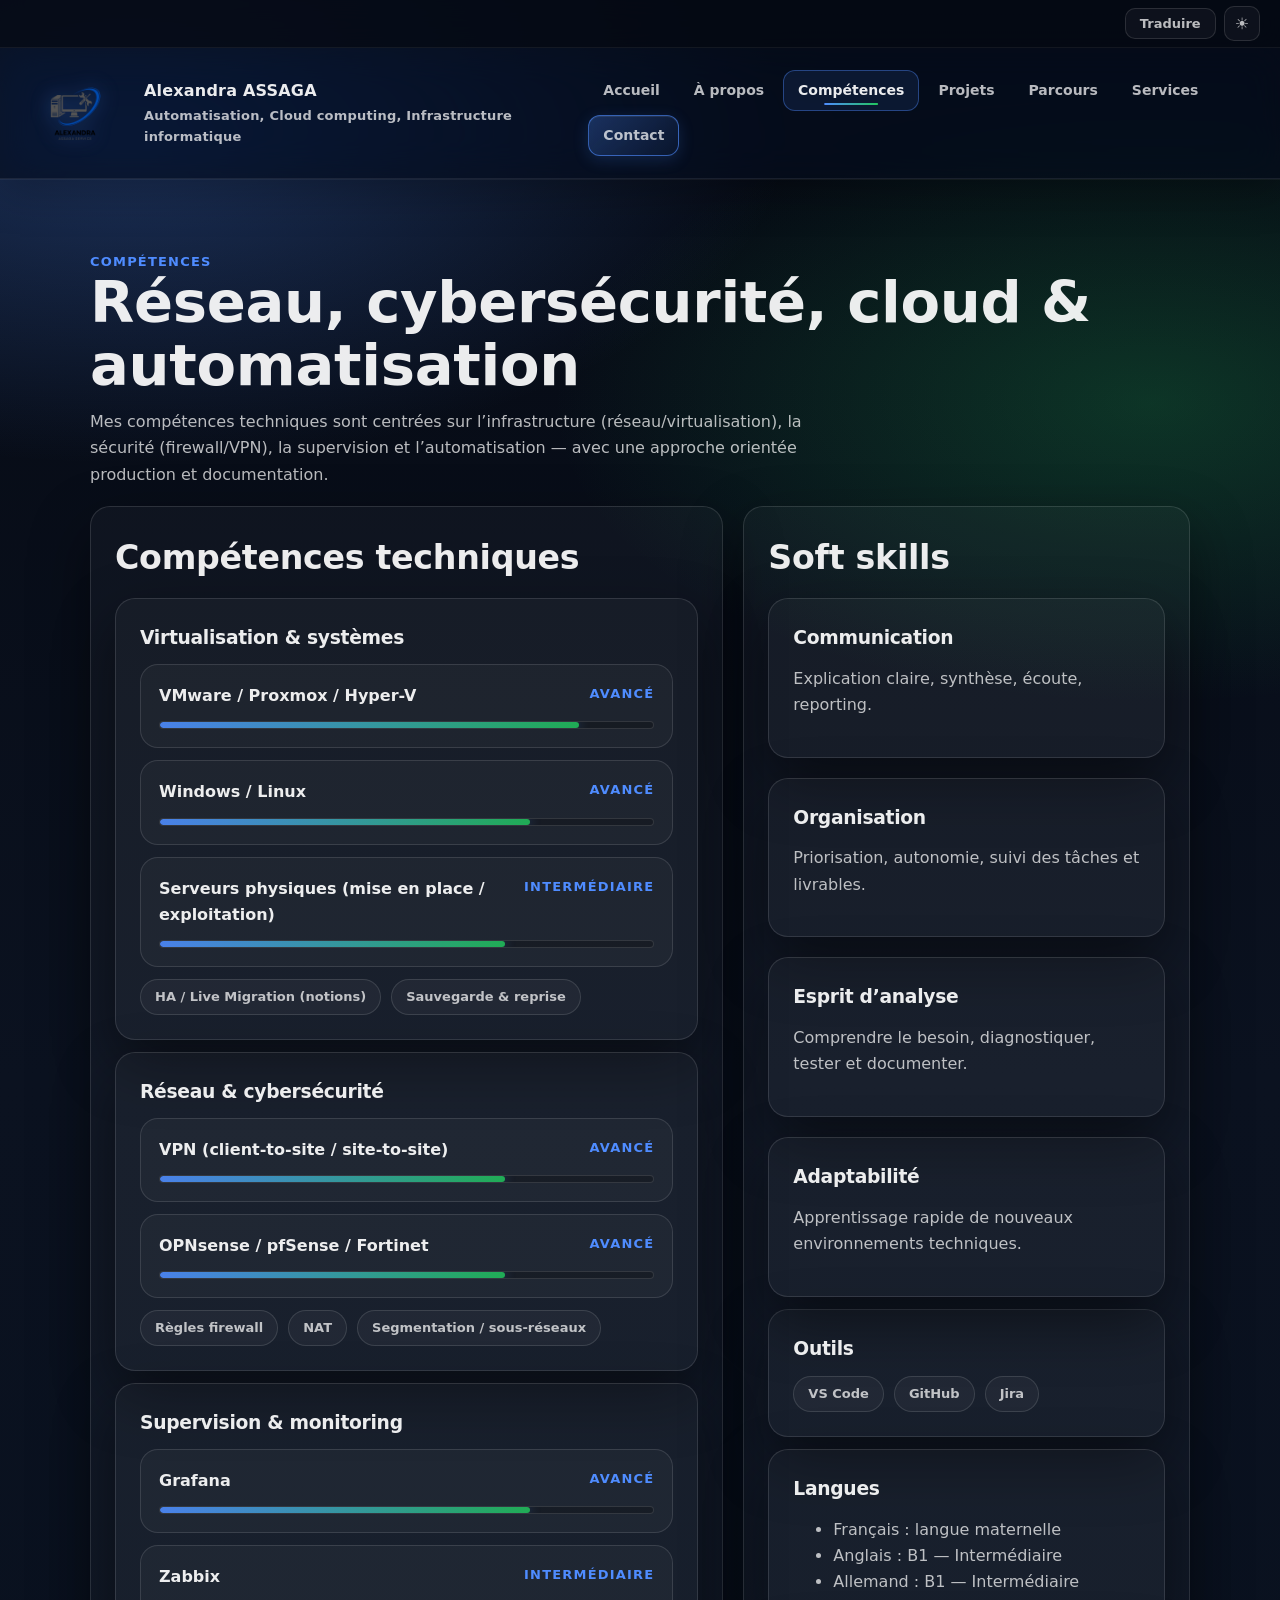
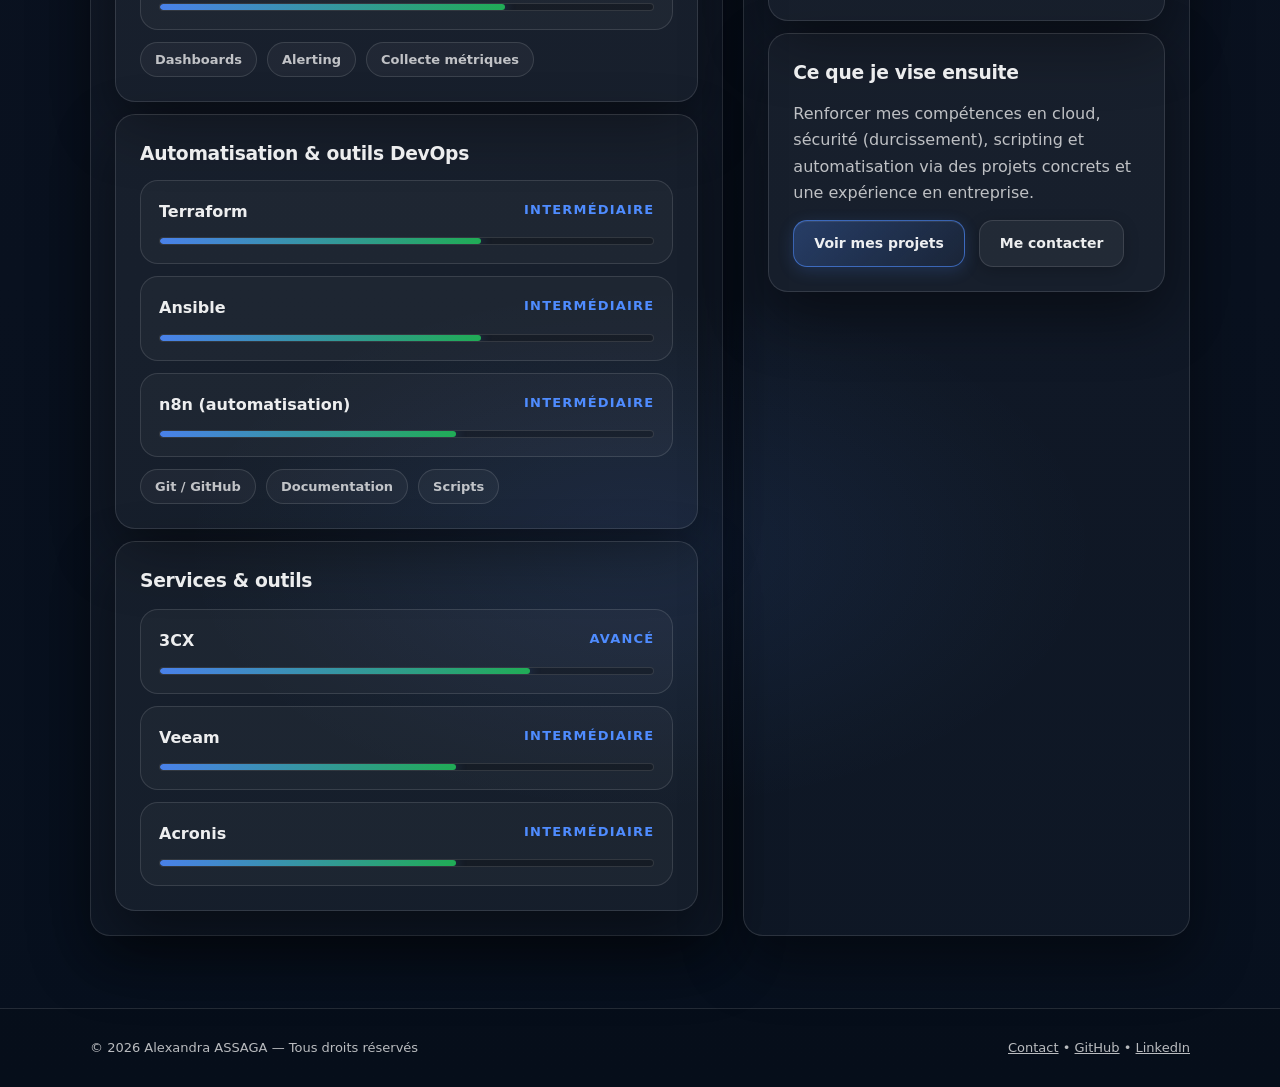
<file: skills.html>
<!DOCTYPE html>
<html lang="fr">
<head>
  <meta charset="UTF-8" />
  <meta name="viewport" content="width=device-width, initial-scale=1.0" />
  <title>Portfolio — Compétences</title>
  <link rel="canonical" href="https://aassaga21.github.io/Mon_porfolio/skills.html" />
  <meta http-equiv="Content-Security-Policy" content="upgrade-insecure-requests" />
  <meta name="referrer" content="strict-origin-when-cross-origin" />
  <link rel="stylesheet" href="css/style.css" />
</head>
<body>

<!-- ── Top bar ── -->
<div class="top-bar">
  <div class="translate-wrap">
    <button class="ctrl-btn" id="translateBtn" aria-label="Changer la langue">Traduire</button>
    <div class="lang-panel" id="langPanel">
      <button class="lang-opt" data-lang="fr">Fran&ccedil;ais (original)</button>
      <button class="lang-opt" data-lang="en">English</button>
      <button class="lang-opt" data-lang="de">Deutsch</button>
      <button class="lang-opt" data-lang="es">Espa&ntilde;ol</button>
      <button class="lang-opt" data-lang="it">Italiano</button>
      <button class="lang-opt" data-lang="pt">Portugu&ecirc;s</button>
      <button class="lang-opt" data-lang="nl">Nederlands</button>
      <button class="lang-opt" data-lang="ar">&#1575;&#1604;&#1593;&#1585;&#1576;&#1610;&#1577;</button>
      <button class="lang-opt" data-lang="zh-CN">&#20013;&#25991;</button>
      <button class="lang-opt" data-lang="ja">&#26085;&#26412;&#35486;</button>
      <button class="lang-opt" data-lang="ru">&#1056;&#1091;&#1089;&#1089;&#1082;&#1080;&#1081;</button>
    </div>
  </div>
  <button class="ctrl-btn theme-btn" id="themeBtn" aria-label="Changer le th&egrave;me"><span id="themeIcon"></span></button>
</div>

<header>
  <div class="container nav">
    <a class="brand" href="index.html">
      <img
        src="assets/images/Logo_Alexandra_ASSAGA.png"
        alt="Logo Alexandra Assaga"
        class="site-logo"
      />
      <div>
        <div style="font-weight:800">Alexandra ASSAGA</div>
        <div class="small muted">Automatisation, Cloud computing, Infrastructure informatique</div>
      </div>
    </a>

    <nav class="nav-links">
      <a data-nav href="index.html">Accueil</a>
      <a data-nav href="about.html">À propos</a>
      <a data-nav href="skills.html">Compétences</a>
      <a data-nav href="projects.html">Projets</a>
      <a data-nav href="parcours.html">Parcours</a>
      <a data-nav href="services.html">Services</a>
      <a data-nav href="contact.html" class="btn primary">Contact</a>
    </nav>
  </div>
</header>

<main class="section">
  <div class="container">
    <div class="kicker">Compétences</div>
    <h1>Réseau, cybersécurité, cloud & automatisation</h1>
    <p style="max-width: 75ch;">
      Mes compétences techniques sont centrées sur l’infrastructure (réseau/virtualisation), la sécurité (firewall/VPN),
      la supervision et l’automatisation — avec une approche orientée production et documentation.
    </p>

    <div class="grid" style="margin-top:18px">

      <!-- ===== Colonne gauche : Techniques ===== -->
      <section class="card pad" style="grid-column: 1 / span 7">
        <h2>Compétences techniques</h2>

        <!-- Virtualisation -->
        <div class="card pad" style="background: rgba(255,255,255,.03); margin-top:12px">
          <h3 style="margin-bottom:10px">Virtualisation & systèmes</h3>

          <div class="skill" style="--w: 85%">
            <div class="skill-top">
              <strong>VMware / Proxmox / Hyper-V</strong>
              <span class="kicker">Avancé</span>
            </div>
            <div class="progress"><div></div></div>
          </div>

          <div class="skill" style="--w: 75%; margin-top:12px">
            <div class="skill-top">
              <strong>Windows / Linux</strong>
              <span class="kicker">Avancé</span>
            </div>
            <div class="progress"><div></div></div>
          </div>

          <div class="skill" style="--w: 70%; margin-top:12px">
            <div class="skill-top">
              <strong>Serveurs physiques (mise en place / exploitation)</strong>
              <span class="kicker">Intermédiaire</span>
            </div>
            <div class="progress"><div></div></div>
          </div>

          <div class="badges" style="margin-top:12px">
            <span class="badge">HA / Live Migration (notions)</span>
            <span class="badge">Sauvegarde & reprise</span>
          </div>
        </div>

        <!-- Réseau / Sécurité -->
        <div class="card pad" style="background: rgba(255,255,255,.03); margin-top:12px">
          <h3 style="margin-bottom:10px">Réseau & cybersécurité</h3>

          <div class="skill" style="--w: 70%">
            <div class="skill-top">
              <strong>VPN (client-to-site / site-to-site)</strong>
              <span class="kicker">Avancé</span>
            </div>
            <div class="progress"><div></div></div>
          </div>

          <div class="skill" style="--w: 70%; margin-top:12px">
            <div class="skill-top">
              <strong>OPNsense / pfSense / Fortinet</strong>
              <span class="kicker">Avancé</span>
            </div>
            <div class="progress"><div></div></div>
          </div>

          <div class="badges" style="margin-top:12px">
            <span class="badge">Règles firewall</span>
            <span class="badge">NAT</span>
            <span class="badge">Segmentation / sous-réseaux</span>
          </div>
        </div>

        <!-- Supervision / Monitoring -->
        <div class="card pad" style="background: rgba(255,255,255,.03); margin-top:12px">
          <h3 style="margin-bottom:10px">Supervision & monitoring</h3>

          <div class="skill" style="--w: 75%">
            <div class="skill-top">
              <strong>Grafana</strong>
              <span class="kicker">Avancé</span>
            </div>
            <div class="progress"><div></div></div>
          </div>

          <div class="skill" style="--w: 70%; margin-top:12px">
            <div class="skill-top">
              <strong>Zabbix</strong>
              <span class="kicker">Intermédiaire</span>
            </div>
            <div class="progress"><div></div></div>
          </div>

          <div class="badges" style="margin-top:12px">
            <span class="badge">Dashboards</span>
            <span class="badge">Alerting</span>
            <span class="badge">Collecte métriques</span>
          </div>
        </div>

        <!-- Automatisation / DevOps -->
        <div class="card pad" style="background: rgba(255,255,255,.03); margin-top:12px">
          <h3 style="margin-bottom:10px">Automatisation & outils DevOps</h3>

          <div class="skill" style="--w: 65%">
            <div class="skill-top">
              <strong>Terraform</strong>
              <span class="kicker">Intermédiaire</span>
            </div>
            <div class="progress"><div></div></div>
          </div>

          <div class="skill" style="--w: 65%; margin-top:12px">
            <div class="skill-top">
              <strong>Ansible</strong>
              <span class="kicker">Intermédiaire</span>
            </div>
            <div class="progress"><div></div></div>
          </div>

          <div class="skill" style="--w: 60%; margin-top:12px">
            <div class="skill-top">
              <strong>n8n (automatisation)</strong>
              <span class="kicker">Intermédiaire</span>
            </div>
            <div class="progress"><div></div></div>
          </div>

          <div class="badges" style="margin-top:12px">
            <span class="badge">Git / GitHub</span>
            <span class="badge">Documentation</span>
            <span class="badge">Scripts</span>
          </div>
        </div>

        <!-- Téléphonie / Backup -->            
        <div class="card pad" style="background: rgba(255,255,255,.03); margin-top:12px">
          <h3 style="margin-bottom:10px">Services & outils</h3>
          <div class="skill" style="--w: 75%; margin-top:12px">
            <div class="skill-top">
              <strong>3CX</strong>
              <span class="kicker">Avancé</span>
            </div>
            <div class="progress"><div></div></div>
          </div>
          <div class="skill" style="--w: 60%; margin-top:12px">
            <div class="skill-top">
              <strong>Veeam</strong>
              <span class="kicker">Intermédiaire</span>
            </div>
            <div class="progress"><div></div></div>
          </div>
          <div class="skill" style="--w: 60%; margin-top:12px">
            <div class="skill-top">
              <strong>Acronis</strong>
              <span class="kicker">Intermédiaire</span>
            </div>
            <div class="progress"><div></div></div>
        </div>
      </section>

      <!-- ===== Colonne droite : Soft skills + langues + outils ===== -->
      <aside class="card pad" style="grid-column: 8 / span 5">
        <h2>Soft skills</h2>

        <div class="grid" style="margin-top:12px">
          <div class="card pad" style="grid-column: 1 / -1; background: rgba(255,255,255,.03)">
            <h3>Communication</h3>
            <p>Explication claire, synthèse, écoute, reporting.</p>
          </div>

          <div class="card pad" style="grid-column: 1 / -1; background: rgba(255,255,255,.03)">
            <h3>Organisation</h3>
            <p>Priorisation, autonomie, suivi des tâches et livrables.</p>
          </div>

          <div class="card pad" style="grid-column: 1 / -1; background: rgba(255,255,255,.03)">
            <h3>Esprit d’analyse</h3>
            <p>Comprendre le besoin, diagnostiquer, tester et documenter.</p>
          </div>

          <div class="card pad" style="grid-column: 1 / -1; background: rgba(255,255,255,.03)">
            <h3>Adaptabilité</h3>
            <p>Apprentissage rapide de nouveaux environnements techniques.</p>
          </div>
        </div>

        <div class="card pad" style="margin-top:12px; background: rgba(255,255,255,.03)">
          <h3>Outils</h3>
          <div class="badges" style="margin-top:10px">
            <span class="badge">VS Code</span>
            <span class="badge">GitHub</span>
            <span class="badge">Jira</span>
          </div>
        </div>

        <div class="card pad" style="margin-top:12px; background: rgba(255,255,255,.03)">
          <h3>Langues</h3>
          <ul style="margin:10px 0 0; color: var(--muted)">
            <li>Français : langue maternelle</li>
            <li>Anglais : B1 — Intermédiaire</li>
            <li>Allemand : B1 — Intermédiaire</li>
          </ul>
        </div>

        <div class="card pad" style="margin-top:12px; background: rgba(255,255,255,.03)">
          <h3>Ce que je vise ensuite</h3>
          <p>
            Renforcer mes compétences en cloud, sécurité (durcissement), scripting et automatisation
            via des projets concrets et une expérience en entreprise.
          </p>
          <div class="hero-cta" style="margin-top:12px">
            <a class="btn primary" href="projects.html">Voir mes projets</a>
            <a class="btn" href="contact.html">Me contacter</a>
          </div>
        </div>
      </aside>

    </div>
  </div>
</main>

<footer>
  <div class="container footer-row">
    <div class="small muted">&copy; <span id="year"></span> Alexandra ASSAGA &mdash; Tous droits r&eacute;serv&eacute;s</div>


    <div class="small">
      <a href="contact.html" style="text-decoration:underline">Contact</a> &bull;
      <a href="https://github.com/aassaga21" target="_blank" rel="noopener" style="text-decoration:underline">GitHub</a> &bull;
      <a href="https://www.linkedin.com/in/alexandra-assaga/" target="_blank" rel="noopener" style="text-decoration:underline">LinkedIn</a>
    </div>
  </div>
</footer>

<script src="js/main.js"></script>
<script>
  document.getElementById("year").textContent = new Date().getFullYear();
</script>
<div id="google_translate_element" aria-hidden="true" style="display:none;position:absolute;"></div>
<script>function googleTranslateElementInit(){new google.translate.TranslateElement({pageLanguage:'fr',includedLanguages:'en,de,es,it,pt,nl,ar,zh-CN,ja,ru',autoDisplay:false},'google_translate_element');}</script>
<script src="https://translate.google.com/translate_a/element.js?cb=googleTranslateElementInit" async defer></script>
</body>
</html>
</file>
<file: css/style.css>
/* ============================================================
   VARIABLES & RESET
   ============================================================ */
:root{
  --bg: #0b1220;
  --surface: rgba(255,255,255,.055);
  --surface2: rgba(255,255,255,.085);
  --text: rgba(255,255,255,.92);
  --muted: rgba(255,255,255,.72);
  --line: rgba(255,255,255,.12);
  --brand: #4f8cff;
  --brand2: #22c55e;
  --shadow: 0 24px 60px rgba(0,0,0,.45);
  --glow-blue: 0 0 30px rgba(79,140,255,.25);
  --glow-green: 0 0 30px rgba(34,197,94,.20);
  --radius: 20px;
  --container: 1100px;
  --font: ui-sans-serif, system-ui, -apple-system, Segoe UI, Roboto, Helvetica, Arial;
  --transition: .22s cubic-bezier(.4,0,.2,1);
}

*{ box-sizing: border-box; }
html{ scroll-behavior: smooth; }

body{
  margin: 0;
  font-family: var(--font);
  background:
    radial-gradient(1200px 600px at 10% 5%,  rgba(79,140,255,.30), transparent 55%),
    radial-gradient(1000px 500px at 90% 15%, rgba(34,197,94,.22), transparent 60%),
    radial-gradient(700px 400px at 50% 80%,  rgba(79,140,255,.10), transparent 65%),
    linear-gradient(180deg, #050912, var(--bg) 40%, #07101e);
  color: var(--text);
  line-height: 1.65;
}

a{ color: inherit; text-decoration: none; }
img{ max-width: 100%; display: block; }

.container{
  width: min(var(--container), calc(100% - 40px));
  margin-inline: auto;
}
.muted{ color: var(--muted); }
.small{ font-size: 13px; }


/* ============================================================
   KEYFRAMES
   ============================================================ */
@keyframes fadeUp{
  from{ opacity:0; transform: translateY(28px); }
  to  { opacity:1; transform: translateY(0); }
}
@keyframes gradientShift{
  0%  { background-position: 0% 50%; }
  50% { background-position: 100% 50%; }
  100%{ background-position: 0% 50%; }
}
@keyframes progressFill{
  from{ width: 0; }
  to  { width: var(--w, 60%); }
}
@keyframes pulse-ring{
  0%  { box-shadow: 0 0 0 0 rgba(79,140,255,.35); }
  70% { box-shadow: 0 0 0 12px rgba(79,140,255,0); }
  100%{ box-shadow: 0 0 0 0 rgba(79,140,255,0); }
}
@keyframes float{
  0%, 100%{ transform: translateY(0); }
  50%      { transform: translateY(-8px); }
}
@keyframes shimmer{
  0%  { background-position: -400px 0; }
  100%{ background-position: 400px 0; }
}


/* ============================================================
   HEADER / NAV
   ============================================================ */
/* ── Top control bar (above nav) ── */
.top-bar{
  position: sticky;
  top: 0;
  z-index: 51;
  background: rgba(5,10,20,.88);
  border-bottom: 1px solid rgba(255,255,255,.06);
  -webkit-backdrop-filter: blur(12px);
  backdrop-filter: blur(12px);
  display: flex;
  justify-content: flex-end;
  align-items: center;
  gap: 8px;
  padding: 6px 20px;
}

/* Hide Google Translate default toolbar */
iframe.goog-te-banner-frame,
.goog-te-banner-frame,
#goog-gt-tt,
.goog-te-spinner-pos { display:none !important; height:0 !important; }
#google_translate_element { display:none !important; }
/* Override inline body.top that GT injects */
body { top:0 !important; margin-top:0 !important; }

header{
  position: sticky;
  top: 48px;   /* height of .top-bar */
  z-index: 50;
  -webkit-backdrop-filter: blur(18px) saturate(160%);
  backdrop-filter: blur(18px) saturate(160%);
  background: rgba(7,14,28,.70);
  border-bottom: 1px solid rgba(255,255,255,.08);
  box-shadow: 0 1px 0 rgba(255,255,255,.05), 0 12px 40px rgba(0,0,0,.25);
  transition: background var(--transition);
}

header .container.nav{
  width: 100%;
  max-width: none;
  margin: 0;
  padding-left: 20px;
  padding-right: 20px;
}

.nav{
  display: flex;
  align-items: center;
  justify-content: space-between;
  padding: 10px 0;
  gap: 14px;
}

.brand{
  display: flex;
  align-items: center;
  gap: 14px;
  font-weight: 700;
  letter-spacing: .2px;
  transition: opacity var(--transition);
}
.brand:hover{ opacity: .85; }

.brand-text{
  display: flex;
  flex-direction: column;
  line-height: 1.1;
}
.brand-name{
  font-weight: 800;
  font-size: 15px;
  color: var(--text);
  letter-spacing: .3px;
}

.site-logo{
  height: 110px;
  width: 110px;
  object-fit: contain;
  filter: drop-shadow(0 0 10px rgba(79,140,255,.4));
  transition: filter var(--transition), transform var(--transition);
}
.brand:hover .site-logo{
  filter: drop-shadow(0 0 18px rgba(79,140,255,.65));
  transform: scale(1.04);
}

/* Nav links */
.nav-links{
  display: flex;
  gap: 4px;
  flex-wrap: wrap;
  align-items: center;
}
.nav-links a{
  position: relative;
  padding: 8px 14px;
  border-radius: 12px;
  color: var(--muted);
  border: 1px solid transparent;
  font-size: 14px;
  font-weight: 600;
  transition: color var(--transition), border-color var(--transition), background var(--transition);
  overflow: hidden;
}
.nav-links a::after{
  content: '';
  position: absolute;
  bottom: 5px; left: 50%;
  width: 0; height: 2px;
  border-radius: 999px;
  background: linear-gradient(90deg, var(--brand), var(--brand2));
  transform: translateX(-50%);
  transition: width var(--transition);
}
.nav-links a:hover{
  color: var(--text);
  border-color: var(--line);
  background: rgba(255,255,255,.05);
}
.nav-links a:hover::after{ width: 40%; }
.nav-links a.active{
  color: var(--text);
  border-color: rgba(79,140,255,.40);
  background: rgba(79,140,255,.10);
}
.nav-links a.active::after{ width: 40%; }


/* ============================================================
   BUTTONS
   ============================================================ */
.btn{
  display: inline-flex;
  align-items: center;
  justify-content: center;
  gap: 8px;
  padding: 11px 20px;
  border-radius: 14px;
  border: 1px solid var(--line);
  background: rgba(255,255,255,.05);
  color: var(--text);
  font-weight: 650;
  font-size: 14px;
  box-shadow: 0 4px 16px rgba(0,0,0,.20);
  cursor: pointer;
  transition: transform var(--transition), border-color var(--transition),
              background var(--transition), box-shadow var(--transition);
}
.btn:hover{
  transform: translateY(-3px);
  border-color: rgba(255,255,255,.28);
  background: rgba(255,255,255,.08);
  box-shadow: 0 10px 30px rgba(0,0,0,.30);
}
.btn:active{ transform: translateY(-1px); }

.btn.primary{
  border-color: rgba(79,140,255,.60);
  background: linear-gradient(135deg, rgba(79,140,255,.28), rgba(79,140,255,.06));
  box-shadow: 0 4px 16px rgba(79,140,255,.18), inset 0 1px 0 rgba(255,255,255,.08);
}
.btn.primary:hover{
  border-color: rgba(79,140,255,.80);
  background: linear-gradient(135deg, rgba(79,140,255,.40), rgba(79,140,255,.12));
  box-shadow: 0 10px 30px rgba(79,140,255,.30), inset 0 1px 0 rgba(255,255,255,.10);
}

.btn.success{
  border-color: rgba(34,197,94,.55);
  background: linear-gradient(135deg, rgba(34,197,94,.25), rgba(34,197,94,.05));
  box-shadow: 0 4px 16px rgba(34,197,94,.15), inset 0 1px 0 rgba(255,255,255,.06);
}
.btn.success:hover{
  border-color: rgba(34,197,94,.75);
  background: linear-gradient(135deg, rgba(34,197,94,.38), rgba(34,197,94,.10));
  box-shadow: 0 10px 30px rgba(34,197,94,.25), inset 0 1px 0 rgba(255,255,255,.10);
}


/* ============================================================
   LAYOUT
   ============================================================ */
.section{ padding: 72px 0; }
.grid{
  display: grid;
  grid-template-columns: repeat(12, 1fr);
  gap: 20px;
}

.card{
  border: 1px solid var(--line);
  border-radius: var(--radius);
  background: rgba(255,255,255,.03);
  box-shadow: var(--shadow);
  transition: border-color var(--transition), box-shadow var(--transition),
              transform var(--transition), background var(--transition);
}
.card:hover{
  border-color: rgba(79,140,255,.30);
  box-shadow: var(--shadow), var(--glow-blue);
  transform: translateY(-3px);
  background: rgba(255,255,255,.05);
}
.card.pad{ padding: 24px; }


/* ============================================================
   TYPOGRAPHY
   ============================================================ */
.kicker{
  color: var(--brand);
  font-weight: 700;
  font-size: 13px;
  letter-spacing: 1.2px;
  text-transform: uppercase;
}

h1, h2, h3{ margin: 0 0 12px; letter-spacing: -.3px; }
h1{
  font-size: clamp(36px, 4.5vw, 58px);
  line-height: 1.08;
  font-weight: 900;
}
h2{
  font-size: clamp(26px, 2.6vw, 36px);
  font-weight: 800;
}
h3{ font-weight: 700; }

p{ margin: 0 0 14px; color: var(--muted); max-width: 75ch; }


/* ============================================================
   BADGES
   ============================================================ */
.badges{ display: flex; flex-wrap: wrap; gap: 10px; }
.badge{
  padding: 6px 14px;
  border-radius: 999px;
  border: 1px solid var(--line);
  background: rgba(255,255,255,.04);
  color: var(--muted);
  font-weight: 650;
  font-size: 13px;
  display: inline-flex;
  align-items: center;
  gap: 7px;
  transition: border-color var(--transition), color var(--transition), background var(--transition);
}
.badge:hover{
  border-color: rgba(79,140,255,.40);
  color: var(--text);
  background: rgba(79,140,255,.07);
}


/* ============================================================
   FOCUS
   ============================================================ */
a:focus-visible,
button:focus-visible,
input:focus-visible,
textarea:focus-visible{
  outline: 2px solid rgba(79,140,255,.70);
  outline-offset: 3px;
  border-color: rgba(79,140,255,.80);
}


/* ============================================================
   HERO
   ============================================================ */
.hero{
  padding: 90px 0 56px;
  animation: fadeUp .70s ease both;
}
.hero-left{
  grid-column: 1 / span 7;
  animation: fadeUp .70s .05s ease both;
}
.hero-right{
  grid-column: 8 / span 5;
  animation: fadeUp .70s .15s ease both;
}
.hero-cta{
  display: flex;
  gap: 14px;
  flex-wrap: wrap;
  margin-top: 22px;
}

/* Animated gradient headline */
.hl{
  background: linear-gradient(90deg, #4f8cff, #22c55e, #4f8cff);
  background-size: 200% auto;
  -webkit-background-clip: text;
  background-clip: text;
  color: transparent;
  animation: gradientShift 5s linear infinite;
}

.hero-badges{ margin-top: 14px; }

/* Floating avatar */
.avatar{
  aspect-ratio: 1 / 1;
  border-radius: 24px;
  overflow: hidden;
  border: 1px solid rgba(79,140,255,.30);
  background: rgba(255,255,255,.04);
  box-shadow: 0 0 60px rgba(79,140,255,.18), var(--shadow);
  animation: float 6s ease-in-out infinite;
  transition: box-shadow var(--transition);
}
.avatar:hover{
  box-shadow: 0 0 80px rgba(79,140,255,.30), var(--shadow);
}
.avatar img{ width: 100%; height: 100%; object-fit: contain; }


/* ============================================================
   STATS
   ============================================================ */
.stats{ margin-top: 22px; }
.stat{
  display: flex;
  flex-direction: column;
  gap: 4px;
  padding: 16px;
  border-radius: 18px;
  border: 1px solid var(--line);
  background: rgba(255,255,255,.03);
  transition: border-color var(--transition), transform var(--transition), box-shadow var(--transition);
}
.stat:hover{
  border-color: rgba(79,140,255,.35);
  transform: translateY(-2px);
  box-shadow: var(--glow-blue);
}
.stat strong{
  font-size: 22px;
  font-weight: 800;
  background: linear-gradient(90deg, #fff, rgba(255,255,255,.75));
  -webkit-background-clip: text;
  background-clip: text;
  color: transparent;
}
.stat span{ color: var(--muted); font-size: 13px; }


/* ============================================================
   SKILLS
   ============================================================ */
.skill{
  display: flex;
  flex-direction: column;
  gap: 12px;
  padding: 18px;
  border-radius: 18px;
  border: 1px solid var(--line);
  background: rgba(255,255,255,.03);
  transition: border-color var(--transition), transform var(--transition), box-shadow var(--transition);
}
.skill:hover{
  border-color: rgba(79,140,255,.35);
  transform: translateY(-2px);
  box-shadow: var(--glow-blue);
}
.skill-top{
  display: flex;
  justify-content: space-between;
  gap: 10px;
  font-weight: 650;
}

.progress{
  height: 8px;
  border-radius: 999px;
  border: 1px solid var(--line);
  overflow: hidden;
  background: rgba(0,0,0,.25);
}
.progress > div{
  height: 100%;
  width: var(--w, 60%);
  background: linear-gradient(90deg, rgba(79,140,255,.9), rgba(34,197,94,.85));
  border-radius: 999px;
  animation: progressFill 1.2s cubic-bezier(.4,0,.2,1) both;
  box-shadow: 0 0 12px rgba(79,140,255,.40);
}


/* ============================================================
   FORMS
   ============================================================ */
form{ display: grid; gap: 14px; }
label{ font-weight: 700; font-size: 14px; letter-spacing: .1px; }

input, textarea{
  width: 100%;
  padding: 13px 16px;
  border-radius: 14px;
  border: 1px solid var(--line);
  background: rgba(255,255,255,.04);
  color: var(--text);
  font-family: var(--font);
  font-size: 14px;
  outline: none;
  transition: border-color var(--transition), background var(--transition), box-shadow var(--transition);
}
input:hover, textarea:hover{
  border-color: rgba(255,255,255,.22);
  background: rgba(255,255,255,.06);
}
input:focus, textarea:focus{
  border-color: rgba(79,140,255,.65);
  background: rgba(79,140,255,.05);
  box-shadow: 0 0 0 3px rgba(79,140,255,.12);
}
textarea{ min-height: 150px; resize: vertical; }


/* ============================================================
   FOOTER
   ============================================================ */
footer{
  border-top: 1px solid var(--line);
  padding: 28px 0;
  color: var(--muted);
  background: rgba(0,0,0,.12);
}
.footer-row{
  display: flex;
  justify-content: space-between;
  align-items: center;
  gap: 12px;
  flex-wrap: wrap;
}

/* Footer controls (translate + theme) */
.footer-controls{
  display: flex;
  align-items: center;
  gap: 8px;
}
.ctrl-btn{
  display: inline-flex;
  align-items: center;
  gap: 6px;
  padding: 7px 14px;
  border-radius: 10px;
  border: 1px solid var(--line);
  background: rgba(255,255,255,.04);
  color: var(--muted);
  font-family: var(--font);
  font-size: 13px;
  font-weight: 600;
  cursor: pointer;
  transition: border-color var(--transition), background var(--transition), color var(--transition);
}
.ctrl-btn:hover{
  border-color: rgba(79,140,255,.45);
  background: rgba(79,140,255,.09);
  color: var(--text);
}
.theme-btn{ padding: 7px 10px; font-size: 16px; }

/* Language popover */
.translate-wrap{ position: relative; }
.lang-panel{
  position: absolute;
  bottom: calc(100% + 10px);
  left: 50%;
  background: #0e1829;
  border: 1px solid rgba(79,140,255,.30);
  border-radius: 16px;
  padding: 10px;
  display: grid;
  grid-template-columns: 1fr 1fr;
  gap: 4px;
  min-width: 260px;
  box-shadow: 0 20px 50px rgba(0,0,0,.55);
  opacity: 0;
  pointer-events: none;
  transform: translateX(-50%) translateY(6px);
  transition: opacity .18s ease, transform .18s ease;
  z-index: 200;
}
.lang-panel.open{
  opacity: 1;
  pointer-events: all;
  transform: translateX(-50%) translateY(0);
}

/* Top-bar: panel opens downward, aligned to the right */
.top-bar .lang-panel{
  bottom: auto;
  top: calc(100% + 8px);
  left: auto;
  right: 0;
  transform: translateY(-6px);
}
.top-bar .lang-panel.open{
  transform: translateY(0);
}
.lang-opt{
  display: flex;
  align-items: center;
  gap: 8px;
  padding: 8px 12px;
  border-radius: 10px;
  border: none;
  background: transparent;
  color: rgba(255,255,255,.78);
  font-family: var(--font);
  font-size: 13px;
  font-weight: 600;
  cursor: pointer;
  text-align: left;
  white-space: nowrap;
  transition: background .15s ease, color .15s ease;
}
.lang-opt:hover{
  background: rgba(79,140,255,.14);
  color: #fff;
}


/* ============================================================
   LIGHT MODE
   ============================================================ */
body.light{
  --bg: #f4f7ff;
  --text: rgba(15,23,42,.90);
  --muted: rgba(15,23,42,.56);
  --line: rgba(15,23,42,.11);
  --surface: rgba(15,23,42,.04);
  --surface2: rgba(15,23,42,.07);
  --shadow: 0 8px 30px rgba(0,0,0,.09);
  --glow-blue: 0 0 24px rgba(79,140,255,.14);
  --glow-green: 0 0 24px rgba(34,197,94,.10);
}
body.light{
  background:
    radial-gradient(900px 400px at 10% 5%,  rgba(79,140,255,.10), transparent 55%),
    radial-gradient(700px 350px at 90% 15%, rgba(34,197,94,.08), transparent 60%),
    linear-gradient(180deg, #eef2ff, #f4f7ff);
}
body.light header{
  background: rgba(244,247,255,.88);
  border-bottom-color: rgba(15,23,42,.09);
  box-shadow: 0 1px 0 rgba(255,255,255,.90), 0 4px 20px rgba(0,0,0,.07);
}
body.light .card{
  background: rgba(255,255,255,.75);
  border-color: rgba(15,23,42,.09);
  box-shadow: 0 4px 18px rgba(0,0,0,.07);
}
body.light .card:hover{
  background: rgba(255,255,255,.95);
  border-color: rgba(79,140,255,.28);
  box-shadow: 0 8px 28px rgba(79,140,255,.14);
}
body.light .top-bar{
  background: rgba(240,244,255,.92);
  border-bottom-color: rgba(15,23,42,.10);
}
body.light footer{
  background: rgba(255,255,255,.55);
  border-top-color: rgba(15,23,42,.10);
}
body.light .ctrl-btn{
  background: rgba(15,23,42,.05);
  border-color: rgba(15,23,42,.13);
  color: rgba(15,23,42,.60);
}
body.light .ctrl-btn:hover{
  background: rgba(79,140,255,.10);
  border-color: rgba(79,140,255,.40);
  color: rgba(15,23,42,.90);
}
body.light input,
body.light textarea{
  background: rgba(255,255,255,.85);
  border-color: rgba(15,23,42,.14);
  color: var(--text);
}
body.light input:hover,
body.light textarea:hover{
  background: #fff;
  border-color: rgba(15,23,42,.22);
}
body.light .badge{
  background: rgba(15,23,42,.05);
  border-color: rgba(15,23,42,.11);
  color: rgba(15,23,42,.68);
}
body.light .badge:hover{
  background: rgba(79,140,255,.09);
  border-color: rgba(79,140,255,.30);
}
body.light .stat,
body.light .skill{
  background: rgba(255,255,255,.70);
  border-color: rgba(15,23,42,.09);
}
body.light .progress{
  background: rgba(15,23,42,.09);
  border-color: rgba(15,23,42,.11);
}
body.light .nav-links a:hover,
body.light .nav-links a.active{
  background: rgba(79,140,255,.09);
}
body.light .hl{
  background: linear-gradient(90deg, #2563eb, #16a34a, #2563eb);
  background-size: 200% auto;
  -webkit-background-clip: text;
  background-clip: text;
}


/* ============================================================
   SECTION TITLE
   ============================================================ */
.section-title{
  display: flex;
  align-items: flex-end;
  justify-content: space-between;
  gap: 12px;
  margin-bottom: 16px;
}


/* ============================================================
   PROJECT MINI CARDS
   ============================================================ */
.cards-3{
  display: grid;
  grid-template-columns: repeat(12, 1fr);
  gap: 20px;
  margin-top: 16px;
}
.cards-3 > article{ grid-column: span 4; }
@media (max-width: 920px){ .cards-3 > article{ grid-column: span 6; } }
@media (max-width: 620px){ .cards-3 > article{ grid-column: 1 / -1; } }

.project-mini{ padding: 20px; }
.project-mini h3{ margin: 0 0 8px; }
.project-mini p{ margin: 0 0 12px; }
.meta{ display: flex; flex-wrap: wrap; gap: 8px; margin-top: 10px; }
.meta .badge{ font-size: 12px; }


/* ============================================================
   CTA BAND
   ============================================================ */
.cta-band{
  padding: 28px;
  background: linear-gradient(135deg, rgba(79,140,255,.14), rgba(34,197,94,.10));
  border: 1px solid rgba(255,255,255,.16);
  position: relative;
  overflow: hidden;
}
.cta-band::before{
  content: '';
  position: absolute;
  inset: 0;
  background: linear-gradient(105deg, transparent 40%, rgba(79,140,255,.06) 60%, transparent 80%);
  background-size: 200% 100%;
  animation: shimmer 3s linear infinite;
  pointer-events: none;
}


/* ============================================================
   CAROUSEL
   ============================================================ */
.carousel{ margin-top: 24px; }
.carousel-viewport{ overflow: hidden; border-radius: 24px; }
.carousel-track{
  display: flex;
  gap: 20px;
  transform: translateX(0);
  transition: transform .38s cubic-bezier(.4,0,.2,1);
  will-change: transform;
}
.carousel-slide{ flex: 0 0 100%; }
@media (min-width: 1000px){
  .carousel-slide{ flex: 0 0 calc(50% - 10px); }
}

.project-card{
  border: 1px solid rgba(255,255,255,.12);
  border-radius: 22px;
  background: rgba(255,255,255,.04);
  box-shadow: 0 20px 60px rgba(0,0,0,.40);
  overflow: hidden;
  padding: 24px;
  display: flex;
  flex-direction: column;
  justify-content: space-between;
  min-height: 420px;
  position: relative;
  transition: transform var(--transition), border-color var(--transition),
              background var(--transition), box-shadow var(--transition);
}
.project-card::before{
  content: '';
  position: absolute;
  top: 0; left: 0; right: 0;
  height: 1px;
  background: linear-gradient(90deg, transparent, rgba(79,140,255,.50), transparent);
  opacity: 0;
  transition: opacity var(--transition);
}
.project-card:hover{
  transform: translateY(-5px);
  border-color: rgba(79,140,255,.45);
  background: rgba(255,255,255,.06);
  box-shadow: 0 30px 70px rgba(0,0,0,.50), var(--glow-blue);
}
.project-card:hover::before{ opacity: 1; }

.project-title{
  margin: 0 0 10px;
  font-size: clamp(22px, 2.2vw, 32px);
  line-height: 1.15;
  font-weight: 800;
}
.project-desc{
  margin: 0 0 14px;
  color: rgba(255,255,255,.72);
  max-width: 62ch;
}
.project-tags{ display: flex; flex-wrap: wrap; gap: 10px; margin-top: 10px; }
.tag{
  padding: 6px 12px;
  border-radius: 999px;
  border: 1px solid rgba(255,255,255,.12);
  background: rgba(255,255,255,.04);
  color: rgba(255,255,255,.75);
  font-weight: 650;
  font-size: 13px;
  transition: border-color var(--transition), background var(--transition);
}
.tag:hover{
  border-color: rgba(79,140,255,.40);
  background: rgba(79,140,255,.08);
}
.project-actions{
  display: flex;
  gap: 12px;
  flex-wrap: wrap;
  margin-top: 20px;
}


/* ============================================================
   CAROUSEL CONTROLS
   ============================================================ */
.carousel-controls{
  display: flex;
  align-items: center;
  justify-content: center;
  gap: 14px;
  margin-top: 16px;
}
.carousel-btn{
  width: 46px;
  height: 46px;
  border-radius: 14px;
  border: 1px solid rgba(255,255,255,.14);
  background: rgba(255,255,255,.04);
  color: rgba(255,255,255,.9);
  font-size: 24px;
  cursor: pointer;
  transition: border-color var(--transition), background var(--transition),
              transform var(--transition), box-shadow var(--transition);
}
.carousel-btn:hover{
  border-color: rgba(79,140,255,.55);
  background: rgba(79,140,255,.10);
  transform: translateY(-2px);
  box-shadow: 0 6px 20px rgba(79,140,255,.20);
}

.carousel-dots{ display: flex; gap: 8px; align-items: center; }
.carousel-dot{
  width: 10px;
  height: 10px;
  border-radius: 999px;
  border: 1px solid rgba(255,255,255,.20);
  background: rgba(255,255,255,.08);
  cursor: pointer;
  transition: width var(--transition), background var(--transition), border-color var(--transition);
}
.carousel-dot.is-active{
  width: 24px;
  background: rgba(79,140,255,.65);
  border-color: rgba(79,140,255,.80);
  box-shadow: 0 0 10px rgba(79,140,255,.40);
}


/* ============================================================
   FILTERS & PROJECTS GRID
   ============================================================ */
.filters{
  display: flex;
  flex-wrap: wrap;
  gap: 10px;
  margin-top: 18px;
}
.filter-btn{
  appearance: none;
  border: 1px solid rgba(255,255,255,.14);
  background: rgba(255,255,255,.04);
  color: rgba(255,255,255,.80);
  padding: 9px 16px;
  border-radius: 999px;
  font-family: var(--font);
  font-weight: 650;
  font-size: 13px;
  cursor: pointer;
  transition: border-color var(--transition), background var(--transition),
              transform var(--transition), color var(--transition);
}
.filter-btn:hover{
  border-color: rgba(79,140,255,.55);
  background: rgba(79,140,255,.08);
  color: var(--text);
  transform: translateY(-2px);
}
.filter-btn.is-active{
  border-color: rgba(79,140,255,.70);
  background: rgba(79,140,255,.16);
  color: rgba(255,255,255,.95);
  box-shadow: 0 4px 16px rgba(79,140,255,.18);
}

.projects-grid{
  display: grid;
  grid-template-columns: repeat(12, 1fr);
  gap: 20px;
  margin-top: 20px;
}
.project-item{ grid-column: span 6; }
@media (max-width: 720px){ .project-item{ grid-column: 1 / -1; } }
.project-item .content{ padding: 20px; }

.project-cover{
  height: 170px;
  border-bottom: 1px solid rgba(255,255,255,.10);
  background:
    radial-gradient(600px 240px at 15% 20%, rgba(79,140,255,.24), transparent 60%),
    radial-gradient(520px 220px at 85% 10%, rgba(34,197,94,.18), transparent 62%),
    rgba(255,255,255,.02);
  transition: opacity var(--transition);
}
.project-item:hover .project-cover{ opacity: .85; }


/* ============================================================
   SCROLL REVEAL (JS ajoute .reveal + .visible)
   ============================================================ */
.reveal{
  opacity: 0;
  transform: translateY(24px);
  transition: opacity .65s ease, transform .65s ease;
}
.reveal.visible{
  opacity: 1;
  transform: translateY(0);
}


/* ============================================================
   RESPONSIVE
   ============================================================ */
@media (max-width: 920px){
  .hero-left{ grid-column: 1 / -1; }
  .hero-right{ grid-column: 1 / -1; }
}
@media (max-width: 600px){
  .brand-text{ display: none; }
  header .container.nav{
    padding-left: 14px;
    padding-right: 14px;
  }
  .hero{ padding: 60px 0 36px; }
  .section{ padding: 52px 0; }
}


/* ============================================================
   REDUCED MOTION
   ============================================================ */
@media (prefers-reduced-motion: reduce){
  *{
    scroll-behavior: auto !important;
    transition: none !important;
    animation: none !important;
  }
  .reveal{ opacity: 1; transform: none; }
}
</file>
